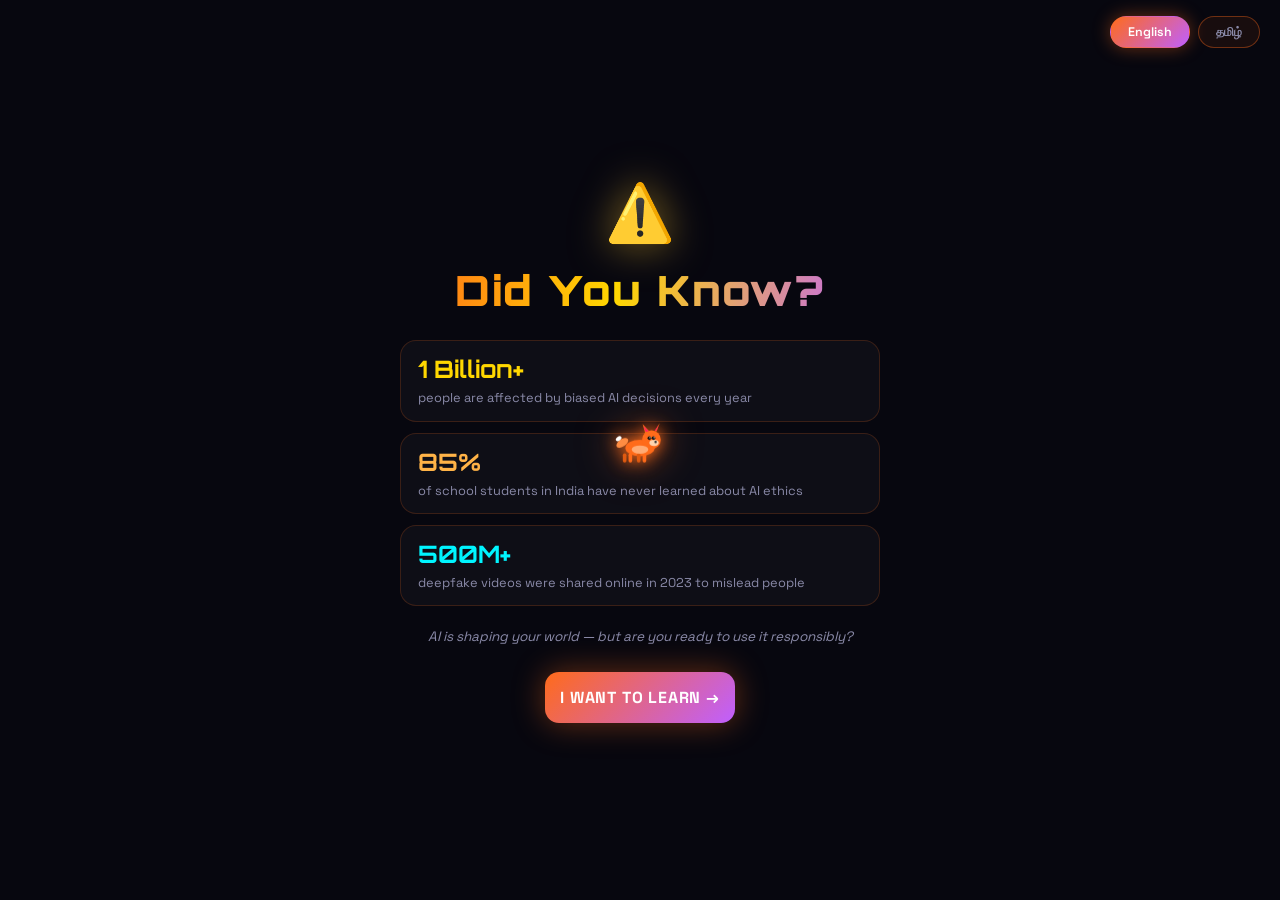
<file: index.html>
<!DOCTYPE html>
<html lang="en">
<head>
<meta charset="UTF-8"/>
<meta name="viewport" content="width=device-width, initial-scale=1.0"/>
<title>EthicaLearn AI — Intelligent Tutor</title>
<link href="https://fonts.googleapis.com/css2?family=Orbitron:wght@400;600;700;900&family=Space+Grotesk:wght@300;400;500;600;700&family=JetBrains+Mono:wght@400;600&display=swap" rel="stylesheet"/>
<style>
/* ============================================================
   ETHICALEARN AI — STUDENT PLATFORM — ULTRA-PRO NEON FOX
   Matches Teacher Dashboard Design System Exactly
   ============================================================ */
:root{
  --fox-orange:#FF6B1A; --fox-amber:#FFB347; --fox-gold:#FFD700;
  --neon-purple:#BF5FFF; --neon-cyan:#00F5FF; --neon-pink:#FF0099;
  --neon-green:#39FF14; --deep-bg:#07070F;
  --surface-1:rgba(255,255,255,0.04); --surface-2:rgba(255,255,255,0.07);
  --border-dim:rgba(255,255,255,0.08);
  --text-main:#F0EEF8; --text-muted:#8A8AA8; --text-dim:#4A4A6A;
  /* legacy aliases for JS references */
  --fox-deep:#C94A00;
  --fox-white:#F0EEF8;
  --fox-cream:#FFD5B0;
  --dark-bg:#07070F;
  --dark-card:rgba(255,255,255,0.04);
  --dark-card2:rgba(255,255,255,0.02);
  --dark-border:rgba(255,255,255,0.08);
  --text-primary:#F0EEF8;
  --text-accent:#FF6B1A;
  --glow-orange:rgba(255,107,26,0.35);
  --glow-amber:rgba(255,179,71,0.2);
  --beginner:#39FF14; --intermediate:#FFD700;
  --advanced:#FF6B1A; --expert:#BF5FFF; --bonus:#00F5FF;
}
*,*::before,*::after{margin:0;padding:0;box-sizing:border-box;}
html{scroll-behavior:smooth;}
*{cursor:none!important;}

/* FOX CURSOR — matches teacher dashboard */
#fox-cursor-wrap{position:fixed;top:0;left:0;pointer-events:none;z-index:999999;transform:translate(-50%,-60%);will-change:transform;}
#fox-cursor-svg{width:52px;height:52px;filter:drop-shadow(0 0 8px #FF6B1A) drop-shadow(0 0 18px rgba(255,107,26,.5));}
.fox-cursor-trail{position:fixed;pointer-events:none;z-index:999997;border-radius:50%;transform:translate(-50%,-50%);animation:trailFade .6s ease forwards;}
@keyframes trailFade{0%{opacity:.7;transform:translate(-50%,-50%) scale(1)}100%{opacity:0;transform:translate(-50%,-50%) scale(0)}}
.fox-paw{position:fixed;pointer-events:none;z-index:999996;font-size:11px;animation:pawFade .9s ease forwards;}
@keyframes pawFade{0%{opacity:.9;transform:scale(1)}100%{opacity:0;transform:scale(.4) translateY(-14px)}}

/* BODY + GRID BACKGROUND — matches teacher.css exactly */
body{font-family:'Space Grotesk',sans-serif;background:var(--deep-bg);min-height:100vh;color:var(--text-main);overflow-x:hidden;position:relative;}
body::before{content:'';position:fixed;inset:0;background-image:linear-gradient(rgba(191,95,255,.035) 1px,transparent 1px),linear-gradient(90deg,rgba(191,95,255,.035) 1px,transparent 1px);background-size:56px 56px;animation:gridPulse 9s ease-in-out infinite;pointer-events:none;z-index:0;}
@keyframes gridPulse{0%,100%{opacity:.4}50%{opacity:1}}
body::after{content:'';position:fixed;inset:0;pointer-events:none;z-index:0;background:radial-gradient(ellipse 700px 450px at 15% 15%,rgba(255,107,26,.055) 0%,transparent 60%),radial-gradient(ellipse 600px 350px at 85% 85%,rgba(191,95,255,.07) 0%,transparent 60%),radial-gradient(ellipse 500px 400px at 55% 5%,rgba(0,245,255,.03) 0%,transparent 60%);animation:orbDrift 14s ease-in-out infinite alternate;}
@keyframes orbDrift{0%{transform:translate(0,0) scale(1)}100%{transform:translate(25px,-35px) scale(1.07)}}
#particle-canvas{position:fixed;inset:0;pointer-events:none;z-index:0;opacity:.6;}

/* Legacy bg divs — hidden, using body::before/::after */
.bg-layer,.bg-grid,.bg-orb{display:none;}

/* ── SCREEN SYSTEM ── */
.screen{display:none;position:relative;z-index:1;}
.screen.active{display:flex;flex-direction:column;min-height:100vh;}

/* ── LANG BAR ── */
.lang-toggle-bar,.lang-bar{position:fixed;top:16px;right:20px;z-index:9999;display:flex;gap:8px;}
.lang-btn{padding:7px 17px;border-radius:100px;border:1.5px solid rgba(255,107,26,.38);background:rgba(255,107,26,.07);color:var(--text-muted);font-size:.78rem;font-weight:600;cursor:pointer;transition:all .2s;font-family:'Space Grotesk',sans-serif;}
.lang-btn.active{background:linear-gradient(135deg,var(--fox-orange),var(--neon-purple));border-color:transparent;color:#fff;box-shadow:0 0 18px rgba(255,107,26,.4);}
.lang-btn:hover:not(.active){border-color:var(--fox-orange);color:var(--fox-orange);}

/* ── ANIMATIONS ── */
@keyframes cardIn{from{opacity:0;transform:translateY(40px) scale(.9)}to{opacity:1;transform:none}}
@keyframes foxBounce{0%,100%{transform:translateY(0) rotate(0)}25%{transform:translateY(-14px) rotate(-6deg)}75%{transform:translateY(-7px) rotate(4deg)}}
@keyframes slideUp{from{opacity:0;transform:translateY(18px)}to{opacity:1;transform:none}}
@keyframes shimmer{0%{background-position:0%;}100%{background-position:200%;}}
@keyframes splashIn{from{opacity:0;transform:translateY(40px);}to{opacity:1;transform:translateY(0);}}
@keyframes orbFloat{0%,100%{transform:translateY(0) scale(1);}50%{transform:translateY(-30px) scale(1.05);}}

/* ── SPLASH / DID YOU KNOW ── */
#splash-screen{align-items:center;justify-content:center;background:var(--deep-bg);}
.splash-inner,.dyk-inner{text-align:center;padding:40px 20px;max-width:520px;width:90%;animation:cardIn .55s cubic-bezier(.34,1.56,.64,1) both;}
.dyk-warning-icon{font-size:56px;margin-bottom:16px;filter:drop-shadow(0 0 20px rgba(255,200,50,.5));}
.dyk-title{font-family:'Orbitron',sans-serif;font-size:clamp(1.8rem,5vw,2.6rem);font-weight:900;background:linear-gradient(100deg,var(--fox-orange),var(--fox-gold) 45%,var(--neon-purple));-webkit-background-clip:text;-webkit-text-fill-color:transparent;background-clip:text;margin-bottom:24px;letter-spacing:.04em;}
.dyk-cards{display:flex;flex-direction:column;gap:11px;margin:0 0 20px;}
.dyk-card{background:rgba(255,255,255,.03);border:1px solid rgba(255,107,26,.18);border-radius:16px;padding:13px 17px;text-align:left;animation:slideUp .5s ease both;transition:border-color .2s,box-shadow .2s;}
.dyk-card:hover{border-color:rgba(255,107,26,.5);box-shadow:0 0 22px rgba(255,107,26,.1);}
.dyk-card:nth-child(1){animation-delay:.12s}.dyk-card:nth-child(2){animation-delay:.27s}.dyk-card:nth-child(3){animation-delay:.42s}
.dyk-stat{display:block;font-family:'Orbitron',sans-serif;font-size:1.5rem;font-weight:700;color:var(--fox-gold);margin-bottom:4px;}
.dyk-stat-yellow{color:var(--fox-amber);}
.dyk-stat-blue{color:var(--neon-cyan);}
.dyk-desc{display:block;font-size:.8rem;color:var(--text-muted);line-height:1.5;}
.dyk-tagline{font-size:.85rem;color:var(--text-muted);margin-bottom:24px;line-height:1.6;font-style:italic;}

/* CTA buttons */
.dyk-cta,.cta-btn,.start-btn{display:block;width:100%;background:linear-gradient(135deg,var(--fox-orange),var(--neon-purple));border:none;border-radius:14px;padding:15px;font-size:1rem;font-weight:700;color:#fff;letter-spacing:.05em;font-family:'Space Grotesk',sans-serif;cursor:pointer;transition:all .25s;box-shadow:0 0 32px rgba(255,107,26,.4);text-transform:uppercase;position:relative;overflow:hidden;}
.dyk-cta:hover,.cta-btn:hover,.start-btn:hover{transform:translateY(-3px);box-shadow:0 0 55px rgba(255,107,26,.6);}
/* inline-flex override for button usage with gap/icon */
button.cta-btn{display:inline-flex;align-items:center;justify-content:center;gap:10px;width:auto;}

/* Legacy splash */
.fox-mascot{font-size:76px;display:block;margin-bottom:8px;animation:foxBounce 2.2s ease-in-out infinite;filter:drop-shadow(0 0 22px rgba(255,107,26,.7));}
.splash-title{font-family:'Orbitron',sans-serif;font-size:clamp(2rem,5vw,3rem);font-weight:900;background:linear-gradient(100deg,var(--fox-orange),var(--fox-gold) 45%,var(--neon-purple));background-size:200%;-webkit-background-clip:text;-webkit-text-fill-color:transparent;background-clip:text;animation:shimmer 3s linear infinite;letter-spacing:.06em;}
.splash-sub{font-size:.85rem;color:var(--text-muted);margin:12px 0 20px;}
.splash-tagline{display:inline-block;padding:6px 16px;border:1px solid rgba(191,95,255,.3);border-radius:100px;font-size:.75rem;color:#D4ADFF;margin-bottom:28px;background:rgba(191,95,255,.08);}
.fact-grid{display:grid;grid-template-columns:repeat(3,1fr);gap:12px;margin:20px 0;}
.fact-card{background:rgba(255,255,255,.03);border:1px solid rgba(255,107,26,.18);border-radius:16px;padding:16px 14px;transition:all .2s;}
.fact-card:hover{transform:translateY(-4px);border-color:rgba(255,107,26,.5);box-shadow:0 0 22px rgba(255,107,26,.1);}
.fact-num{display:block;font-family:'Orbitron',sans-serif;font-size:1.4rem;font-weight:700;color:var(--fox-gold);}
.fact-text{display:block;font-size:.75rem;color:var(--text-muted);margin-top:5px;}

/* ── LOGIN ── */
#login-screen{align-items:center;justify-content:center;flex-direction:column;}
.login-card{background:linear-gradient(135deg,rgba(255,107,26,.08),rgba(191,95,255,.06));border:1px solid rgba(255,107,26,.22);border-radius:28px;padding:50px 40px;max-width:440px;width:90%;backdrop-filter:blur(24px);box-shadow:0 0 70px rgba(255,107,26,.09),inset 0 1px 0 rgba(255,255,255,.07);animation:cardIn .55s cubic-bezier(.34,1.56,.64,1) both;text-align:center;}
.login-fox{font-size:64px;margin-bottom:8px;display:block;filter:drop-shadow(0 0 22px rgba(255,107,26,.7));animation:foxBounce 2.2s ease-in-out infinite;}
.login-title{font-family:'Orbitron',sans-serif;font-size:1.55rem;font-weight:700;background:linear-gradient(100deg,var(--fox-orange),var(--fox-gold) 45%,var(--neon-purple));-webkit-background-clip:text;-webkit-text-fill-color:transparent;background-clip:text;margin-bottom:6px;}
.login-sub{color:var(--text-muted);font-size:.82rem;margin-bottom:28px;}
.fox-input{width:100%;padding:13px 17px;border-radius:12px;border:1px solid rgba(255,255,255,.1);background:rgba(255,255,255,.05);color:var(--text-main);font-size:.95rem;outline:none;font-family:'Space Grotesk',sans-serif;transition:border-color .2s,box-shadow .2s;margin-bottom:12px;display:block;}
.fox-input:focus{border-color:var(--fox-orange);box-shadow:0 0 22px rgba(255,107,26,.2);}
.fox-input::placeholder{color:var(--text-dim);}

/* ── MAIN HOME LAYOUT ── */
#home-screen{flex-direction:row;}
.sidebar{width:280px;flex-shrink:0;background:rgba(0,0,0,.6);border-right:1px solid rgba(255,107,26,.12);height:100vh;position:sticky;top:0;overflow-y:auto;display:flex;flex-direction:column;scrollbar-width:thin;scrollbar-color:rgba(255,107,26,.25) transparent;backdrop-filter:blur(20px);}
.sidebar-logo{padding:22px 20px;border-bottom:1px solid rgba(255,107,26,.1);display:flex;align-items:center;gap:12px;}
.sidebar-logo .logo-icon{font-size:28px;filter:drop-shadow(0 0 10px rgba(255,107,26,.7));}
.sidebar-logo .logo-text{font-family:'Orbitron',sans-serif;font-weight:700;font-size:1rem;color:var(--fox-orange);}
.sidebar-logo .logo-text span{color:var(--text-muted);}
.user-panel{padding:14px 20px;border-bottom:1px solid rgba(255,107,26,.08);}
.user-name{font-family:'Orbitron',sans-serif;font-weight:700;font-size:.88rem;color:var(--fox-amber);margin-bottom:3px;}
.user-class{font-size:.74rem;color:var(--text-dim);}
.xp-bar-wrap{margin-top:10px;}
.xp-label{font-size:.7rem;color:var(--text-muted);display:flex;justify-content:space-between;margin-bottom:5px;}
.xp-bar{height:5px;background:rgba(255,255,255,.06);border-radius:3px;overflow:hidden;}
.xp-fill{height:100%;background:linear-gradient(90deg,var(--fox-orange),var(--neon-purple));border-radius:3px;transition:width 1s ease;box-shadow:0 0 10px rgba(255,107,26,.4);}
.stats-row{display:grid;grid-template-columns:1fr 1fr;gap:8px;padding:14px 20px;border-bottom:1px solid rgba(255,107,26,.08);}
.stat-box{background:rgba(255,255,255,.03);border:1px solid rgba(255,255,255,.07);border-radius:10px;padding:10px;text-align:center;}
.stat-val{font-family:'Orbitron',sans-serif;font-size:1rem;color:var(--fox-amber);font-weight:700;}
.stat-key{font-size:.64rem;color:var(--text-muted);margin-top:2px;text-transform:uppercase;letter-spacing:.05em;}
.nav-section{padding:12px 20px 4px;font-size:.62rem;color:var(--text-dim);text-transform:uppercase;letter-spacing:1.5px;font-weight:700;font-family:'Orbitron',sans-serif;}
.nav-item{display:flex;align-items:center;gap:10px;padding:9px 20px;transition:all .2s;border-left:3px solid transparent;font-size:.82rem;color:var(--text-muted);cursor:pointer;}
.nav-item:hover{background:rgba(255,107,26,.06);border-left-color:var(--fox-orange);color:var(--fox-amber);}
.nav-item.active{background:rgba(255,107,26,.1);border-left-color:var(--fox-orange);color:var(--fox-orange);}
.nav-icon{font-size:1rem;}
.level-badge{margin-left:auto;font-size:.6rem;padding:2px 7px;border-radius:100px;font-weight:700;}
.badge-beginner{background:rgba(57,255,20,.12);color:var(--neon-green);}
.badge-intermediate{background:rgba(255,215,0,.12);color:var(--fox-gold);}
.badge-advanced{background:rgba(255,107,26,.12);color:var(--fox-orange);}
.badge-expert{background:rgba(191,95,255,.12);color:var(--neon-purple);}
.badge-bonus{background:rgba(0,245,255,.12);color:var(--neon-cyan);}
.badge-done{background:rgba(57,255,20,.15);color:var(--neon-green);}
.badge-locked{background:rgba(100,100,100,.12);color:#555;}
.sidebar-footer{margin-top:auto;padding:14px 20px;border-top:1px solid rgba(255,107,26,.08);display:flex;gap:8px;}
.fox-btn-sm{flex:1;padding:9px;border:1px solid rgba(255,255,255,.08);border-radius:8px;background:transparent;color:var(--text-muted);font-size:.75rem;transition:all .2s;font-family:'Space Grotesk',sans-serif;cursor:pointer;}
.fox-btn-sm:hover{border-color:var(--fox-orange);color:var(--fox-orange);}

/* Mobile toggle */
.mob-toggle{display:none;padding:12px 16px;background:rgba(0,0,0,.6);border-bottom:1px solid rgba(255,107,26,.12);align-items:center;gap:10px;flex-shrink:0;backdrop-filter:blur(20px);}
.hamburger-btn{background:none;border:1px solid rgba(255,255,255,.1);border-radius:8px;padding:6px 10px;color:var(--text-muted);cursor:pointer;}

/* Main content */
.main-content{flex:1;height:100vh;overflow-y:auto;scrollbar-width:thin;scrollbar-color:rgba(255,107,26,.25) transparent;}

/* ── DASHBOARD ── */
#view-dashboard{padding:32px;}
.dash-header{margin-bottom:28px;}
.dash-greeting{font-family:'Orbitron',sans-serif;font-size:clamp(1.1rem,2.2vw,1.6rem);font-weight:700;margin-bottom:6px;background:linear-gradient(100deg,var(--fox-orange),var(--fox-gold));-webkit-background-clip:text;-webkit-text-fill-color:transparent;background-clip:text;}
.dash-greeting span{-webkit-text-fill-color:unset;color:var(--fox-orange);}
.dash-sub{color:var(--text-muted);font-size:.82rem;}
.progress-overview{display:grid;grid-template-columns:repeat(auto-fit,minmax(180px,1fr));gap:14px;margin-bottom:28px;}
.prog-card{background:linear-gradient(135deg,rgba(255,255,255,.04),rgba(255,255,255,.01));border:1px solid rgba(255,255,255,.07);border-radius:18px;padding:20px;position:relative;overflow:hidden;transition:all .22s;animation:slideUp .4s ease both;}
.prog-card::before{content:'';position:absolute;top:0;left:0;right:0;height:2px;background:linear-gradient(90deg,var(--fox-orange),var(--neon-purple),transparent);}
.prog-card:hover{transform:translateY(-4px);border-color:rgba(255,107,26,.3);box-shadow:0 8px 30px rgba(0,0,0,.3),0 0 24px rgba(255,107,26,.08);}
.prog-card-icon{font-size:1.6rem;margin-bottom:8px;}
.prog-card-val{font-family:'Orbitron',sans-serif;font-size:1.5rem;font-weight:700;background:linear-gradient(135deg,var(--fox-orange),var(--fox-gold));-webkit-background-clip:text;-webkit-text-fill-color:transparent;background-clip:text;}
.prog-card-label{font-size:.68rem;color:var(--text-muted);margin-top:3px;text-transform:uppercase;letter-spacing:.07em;}
.prog-bar{height:4px;background:rgba(255,255,255,.06);border-radius:2px;margin-top:12px;overflow:hidden;}
.prog-bar-fill{height:100%;border-radius:2px;transition:width 1.5s ease;}

.section-heading{font-family:'Orbitron',sans-serif;font-size:.78rem;font-weight:700;margin-bottom:14px;display:flex;align-items:center;gap:10px;color:var(--fox-orange);text-transform:uppercase;letter-spacing:.07em;}
.section-heading::after{content:'';flex:1;height:1px;background:rgba(255,107,26,.18);}

.levels-grid{display:grid;grid-template-columns:repeat(auto-fill,minmax(280px,1fr));gap:14px;margin-bottom:28px;}
.level-card{background:linear-gradient(135deg,rgba(255,255,255,.04),rgba(255,255,255,.01));border:1px solid rgba(255,255,255,.07);border-radius:18px;padding:20px;transition:all .22s;position:relative;overflow:hidden;}
.level-card::after{content:'';position:absolute;top:0;left:0;right:0;height:2px;background:var(--lc,linear-gradient(90deg,var(--fox-orange),var(--neon-purple)));transform:scaleX(0);transform-origin:left;transition:transform .3s;}
.level-card:hover::after{transform:scaleX(1);}
.level-card:hover{border-color:rgba(255,107,26,.3);transform:translateY(-3px);box-shadow:0 12px 40px rgba(0,0,0,.3),0 0 24px rgba(255,107,26,.06);}
.level-card.locked{opacity:.4;pointer-events:none;}
.level-card-header{display:flex;align-items:center;gap:12px;margin-bottom:12px;}
.level-num{width:36px;height:36px;border-radius:10px;display:flex;align-items:center;justify-content:center;font-family:'Orbitron',sans-serif;font-weight:700;font-size:.75rem;background:rgba(255,107,26,.12);border:1px solid rgba(255,107,26,.25);color:var(--fox-orange);flex-shrink:0;}
.level-name{font-family:'Space Grotesk',sans-serif;font-weight:700;font-size:.88rem;line-height:1.3;color:var(--text-main);}
.level-tag{font-size:.68rem;color:var(--text-muted);margin-top:2px;}
.level-card-topics{display:flex;flex-wrap:wrap;gap:5px;margin-bottom:12px;}
.topic-chip{padding:3px 9px;border-radius:100px;font-size:.65rem;background:rgba(255,255,255,.04);border:1px solid rgba(255,255,255,.07);color:var(--text-muted);}
.level-card-footer{display:flex;align-items:center;justify-content:space-between;}
.level-xp{font-family:'Orbitron',sans-serif;font-size:.7rem;color:var(--fox-gold);}
.level-start-btn{padding:6px 14px;border-radius:8px;background:rgba(255,107,26,.12);border:1px solid rgba(255,107,26,.28);color:var(--fox-orange);font-size:.75rem;font-weight:700;transition:all .2s;font-family:'Space Grotesk',sans-serif;cursor:pointer;}
.level-start-btn:hover{background:var(--fox-orange);color:#fff;box-shadow:0 0 18px rgba(255,107,26,.4);}
.level-done-mark{color:var(--neon-green);font-size:1.1rem;}

/* ── AI TUTOR CHAT ── */
#view-tutor{display:flex;flex-direction:column;height:100vh;}
.tutor-header{padding:18px 26px;border-bottom:1px solid rgba(255,107,26,.12);display:flex;align-items:center;gap:16px;flex-shrink:0;background:rgba(0,0,0,.45);backdrop-filter:blur(20px);}
.tutor-fox{font-size:38px;animation:foxBounce 3s ease-in-out infinite;}
.tutor-info .tutor-name{font-family:'Orbitron',sans-serif;font-size:1rem;font-weight:700;color:var(--fox-orange);}
.tutor-info .tutor-status{font-size:.74rem;color:var(--neon-green);display:flex;align-items:center;gap:5px;}
.tutor-info .tutor-status::before{content:'';width:6px;height:6px;border-radius:50%;background:var(--neon-green);display:inline-block;animation:pulse 1.5s infinite;}
@keyframes pulse{0%,100%{opacity:1;}50%{opacity:.4;}}
.tutor-context-select{margin-left:auto;padding:8px 14px;background:rgba(255,255,255,.05);border:1px solid rgba(255,255,255,.1);border-radius:9px;color:var(--text-main);font-family:'Space Grotesk',sans-serif;font-size:.82rem;max-width:200px;cursor:pointer;}
.tutor-context-select:focus{outline:none;border-color:var(--fox-orange);}
.tutor-context-select option{background:#07070F;}
.chat-area{flex:1;overflow-y:auto;padding:22px 26px;display:flex;flex-direction:column;gap:14px;scrollbar-width:thin;scrollbar-color:rgba(255,107,26,.25) transparent;}
.chat-msg{display:flex;gap:12px;animation:msgIn .3s ease;max-width:82%;}
@keyframes msgIn{from{opacity:0;transform:translateY(10px);}to{opacity:1;transform:none;}}
.chat-msg.user{flex-direction:row-reverse;align-self:flex-end;}
.chat-msg.user .msg-bubble{background:linear-gradient(135deg,var(--fox-orange),var(--neon-purple));color:white;border-bottom-right-radius:4px;}
.chat-msg.ai .msg-bubble{background:rgba(255,255,255,.04);border:1px solid rgba(255,255,255,.08);border-bottom-left-radius:4px;}
.msg-avatar{width:34px;height:34px;border-radius:10px;flex-shrink:0;display:flex;align-items:center;justify-content:center;font-size:1.2rem;background:rgba(255,255,255,.04);border:1px solid rgba(255,255,255,.08);align-self:flex-end;}
.msg-bubble{padding:13px 17px;border-radius:16px;font-size:.88rem;line-height:1.7;max-width:100%;}
.msg-bubble code{background:rgba(255,107,26,.15);padding:2px 6px;border-radius:4px;font-family:'JetBrains Mono',monospace;font-size:.78rem;color:var(--fox-amber);}
.msg-bubble pre{background:rgba(0,0,0,.4);border:1px solid rgba(255,255,255,.08);border-radius:9px;padding:14px;margin:10px 0;overflow-x:auto;font-family:'JetBrains Mono',monospace;font-size:.78rem;color:var(--fox-amber);}
.msg-bubble h4{color:var(--fox-amber);margin:12px 0 6px;font-family:'Orbitron',sans-serif;font-size:.8rem;}
.msg-bubble ul{padding-left:18px;margin:8px 0;}
.msg-bubble li{margin-bottom:4px;}
.msg-bubble strong{color:var(--fox-amber);}
.typing-indicator .msg-bubble{padding:14px 18px;}
.dot-wave{display:flex;gap:5px;align-items:center;}
.dot-wave span{width:7px;height:7px;background:var(--fox-orange);border-radius:50%;animation:dotBounce 1.2s ease-in-out infinite;}
.dot-wave span:nth-child(2){animation-delay:.15s;}
.dot-wave span:nth-child(3){animation-delay:.3s;}
@keyframes dotBounce{0%,80%,100%{transform:scale(.7);opacity:.5;}40%{transform:scale(1.1);opacity:1;}}
.chat-footer{padding:18px 26px;border-top:1px solid rgba(255,107,26,.12);background:rgba(0,0,0,.45);backdrop-filter:blur(20px);flex-shrink:0;}
.quick-prompts{display:flex;gap:7px;margin-bottom:11px;overflow-x:auto;scrollbar-width:none;padding-bottom:3px;}
.quick-prompts::-webkit-scrollbar{display:none;}
.qp-btn{flex-shrink:0;padding:5px 12px;border-radius:100px;border:1px solid rgba(255,255,255,.08);background:transparent;color:var(--text-muted);font-size:.74rem;transition:all .2s;white-space:nowrap;font-family:'Space Grotesk',sans-serif;cursor:pointer;}
.qp-btn:hover{border-color:var(--fox-orange);color:var(--fox-orange);background:rgba(255,107,26,.07);}
.chat-input-row{display:flex;gap:9px;}
.chat-input{flex:1;padding:12px 16px;background:rgba(255,255,255,.05);border:1px solid rgba(255,255,255,.1);border-radius:12px;color:var(--text-main);font-family:'Space Grotesk',sans-serif;font-size:.9rem;resize:none;max-height:120px;overflow-y:auto;transition:border-color .2s;}
.chat-input:focus{outline:none;border-color:var(--fox-orange);box-shadow:0 0 18px rgba(255,107,26,.14);}
.chat-input::placeholder{color:var(--text-dim);}
.send-btn{width:44px;height:44px;border-radius:11px;border:none;background:linear-gradient(135deg,var(--fox-orange),var(--neon-purple));color:#fff;font-size:1.1rem;cursor:pointer;align-self:flex-end;transition:all .2s;box-shadow:0 0 18px rgba(255,107,26,.35);}
.send-btn:hover{transform:scale(1.08);box-shadow:0 0 28px rgba(255,107,26,.55);}
.send-btn:disabled{opacity:.4;transform:none;}

/* ── QUIZ ── */
#view-quiz{display:flex;flex-direction:column;height:100vh;}
.quiz-topbar{display:flex;align-items:center;gap:12px;padding:13px 22px;background:rgba(0,0,0,.55);border-bottom:1px solid rgba(255,107,26,.13);backdrop-filter:blur(20px);position:sticky;top:0;z-index:10;box-shadow:0 4px 30px rgba(0,0,0,.35);}
.quiz-level-info{flex:1;}
.quiz-level-name{font-family:'Orbitron',sans-serif;font-weight:700;font-size:.88rem;color:var(--text-main);}
.quiz-level-diff{font-size:.68rem;color:var(--text-muted);margin-top:2px;}
.quiz-lang-toggle{display:flex;gap:5px;}
.qlang-btn{padding:5px 11px;border-radius:100px;border:1.5px solid rgba(255,107,26,.38);background:transparent;color:var(--text-muted);font-size:.73rem;font-weight:700;cursor:pointer;transition:all .17s;font-family:'Space Grotesk',sans-serif;}
.qlang-btn.active{background:linear-gradient(135deg,var(--fox-orange),var(--neon-purple));border-color:transparent;color:#fff;box-shadow:0 0 14px rgba(255,107,26,.38);}
.quiz-lives{display:flex;gap:3px;font-size:1.2rem;}
.quiz-xp-box{background:rgba(255,215,0,.1);border:1px solid rgba(255,215,0,.22);padding:5px 12px;border-radius:100px;font-size:.78rem;font-family:'Orbitron',sans-serif;font-weight:700;color:var(--fox-gold);box-shadow:0 0 12px rgba(255,215,0,.13);}
.quiz-progress-wrap{padding:0;}
.quiz-progress-bar{height:3px;background:rgba(255,255,255,.06);}
.quiz-progress-fill{height:100%;background:linear-gradient(90deg,var(--fox-orange),var(--neon-purple));transition:width .5s ease;width:0%;box-shadow:0 0 10px rgba(255,107,26,.5);}
.quiz-body{padding:28px;flex:1;overflow-y:auto;}
.q-counter{font-size:.68rem;color:var(--fox-orange);font-weight:700;text-transform:uppercase;letter-spacing:.1em;margin-bottom:12px;font-family:'Orbitron',sans-serif;}
.q-text{font-size:1.05rem;font-weight:600;line-height:1.55;color:var(--text-main);margin-bottom:20px;}
.options-grid{display:flex;flex-direction:column;gap:9px;margin-bottom:16px;}
.opt-btn{display:flex;align-items:center;gap:13px;background:rgba(255,255,255,.04);border:1px solid rgba(255,255,255,.09);border-radius:13px;padding:13px 17px;color:var(--text-main);font-size:.86rem;cursor:pointer;transition:all .2s;text-align:left;font-family:'Space Grotesk',sans-serif;width:100%;}
.opt-btn:hover:not(:disabled){background:rgba(255,107,26,.09);border-color:rgba(255,107,26,.38);transform:translateX(4px);box-shadow:0 0 18px rgba(255,107,26,.09);}
.opt-btn.correct{background:rgba(57,255,20,.09);border-color:var(--neon-green);color:#b3ffa0;box-shadow:0 0 18px rgba(57,255,20,.13);animation:correctPop .4s ease;}
.opt-btn.wrong{background:rgba(255,0,153,.09);border-color:var(--neon-pink);color:#ffb3d9;animation:wrongWiggle .4s ease;}
@keyframes correctPop{0%{transform:scale(1)}50%{transform:scale(1.02)}100%{transform:scale(1)}}
@keyframes wrongWiggle{0%,100%{transform:translateX(0)}25%{transform:translateX(-7px)}75%{transform:translateX(7px)}}
.opt-letter{width:27px;height:27px;border-radius:8px;background:rgba(255,255,255,.07);display:flex;align-items:center;justify-content:center;font-weight:700;font-size:.75rem;flex-shrink:0;font-family:'Orbitron',sans-serif;color:var(--fox-orange);}
.feedback-box{background:rgba(191,95,255,.07);border:1px solid rgba(191,95,255,.22);border-radius:13px;padding:13px 17px;font-size:.82rem;color:#D4ADFF;line-height:1.65;margin-bottom:14px;animation:slideUp .3s ease both;display:none;}
.feedback-box.correct{background:rgba(57,255,20,.07);border-color:rgba(57,255,20,.2);color:#b3ffa0;}
.feedback-box.wrong{background:rgba(255,0,153,.07);border-color:rgba(255,0,153,.2);color:#ffb3d9;}
.next-quiz-btn{display:none;width:100%;padding:13px;border-radius:13px;border:none;background:linear-gradient(135deg,var(--fox-orange),var(--neon-purple));color:#fff;font-size:.9rem;font-weight:700;cursor:pointer;font-family:'Space Grotesk',sans-serif;letter-spacing:.04em;transition:all .2s;box-shadow:0 0 22px rgba(255,107,26,.32);text-transform:uppercase;}
.next-quiz-btn:hover{transform:translateY(-2px);box-shadow:0 0 38px rgba(255,107,26,.52);}

/* Result */
.result-screen-wrap{display:flex;flex-direction:column;align-items:center;justify-content:center;min-height:80vh;text-align:center;padding:40px;}
.result-trophy{font-size:5rem;margin-bottom:12px;animation:foxBounce 1.6s ease-in-out infinite;filter:drop-shadow(0 0 18px rgba(255,215,0,.5));}
.result-title{font-family:'Orbitron',sans-serif;font-size:1.6rem;font-weight:700;background:linear-gradient(100deg,var(--fox-orange),var(--fox-gold));-webkit-background-clip:text;-webkit-text-fill-color:transparent;background-clip:text;margin-bottom:7px;}
.result-score{font-family:'Orbitron',sans-serif;font-size:2.8rem;color:var(--fox-amber);margin:12px 0;}
.result-xp{display:inline-block;padding:7px 18px;background:rgba(255,215,0,.1);border:1px solid rgba(255,215,0,.25);border-radius:100px;color:var(--fox-gold);font-family:'Orbitron',sans-serif;font-size:.9rem;margin:10px 0;}
.result-badge{font-size:1.3rem;padding:14px 28px;background:rgba(255,255,255,.04);border:1px solid rgba(255,255,255,.07);border-radius:14px;margin:18px 0;font-family:'Orbitron',sans-serif;font-weight:700;color:var(--fox-amber);}
.result-sub{color:var(--text-muted);font-size:.82rem;margin:7px 0 16px;}
.result-actions{display:flex;gap:10px;margin-top:18px;flex-wrap:wrap;justify-content:center;}
.gameover-wrap{display:flex;flex-direction:column;align-items:center;justify-content:center;min-height:80vh;text-align:center;padding:40px;}
#save-status{color:var(--neon-green);font-size:.8rem;margin:8px 0;}

/* ── SYLLABUS ── */
#view-syllabus{padding:32px;}
.syllabus-section{margin-bottom:36px;}
.syllabus-section-title{font-family:'Orbitron',sans-serif;font-size:1rem;font-weight:700;margin-bottom:16px;padding:11px 18px;border-radius:12px;display:flex;align-items:center;gap:10px;}
.syl-beginner{background:rgba(57,255,20,.07);border:1px solid rgba(57,255,20,.2);color:var(--neon-green);}
.syl-intermediate{background:rgba(255,215,0,.07);border:1px solid rgba(255,215,0,.2);color:var(--fox-gold);}
.syl-advanced{background:rgba(255,107,26,.07);border:1px solid rgba(255,107,26,.2);color:var(--fox-orange);}
.syl-expert{background:rgba(191,95,255,.07);border:1px solid rgba(191,95,255,.2);color:var(--neon-purple);}
.syl-bonus{background:rgba(0,245,255,.07);border:1px solid rgba(0,245,255,.2);color:var(--neon-cyan);}
.syl-topics-grid{display:grid;grid-template-columns:repeat(auto-fill,minmax(260px,1fr));gap:13px;}
.syl-topic-card{background:rgba(255,255,255,.03);border:1px solid rgba(255,255,255,.07);border-radius:14px;padding:17px;transition:all .3s;}
.syl-topic-card:hover{border-color:rgba(255,107,26,.3);transform:translateY(-2px);box-shadow:0 6px 24px rgba(0,0,0,.25);}
.syl-topic-num{font-family:'Orbitron',sans-serif;font-size:.65rem;color:var(--fox-orange);margin-bottom:6px;letter-spacing:.05em;}
.syl-topic-name{font-weight:700;font-size:.9rem;margin-bottom:9px;color:var(--text-main);}
.syl-subtopics{list-style:none;}
.syl-subtopics li{font-size:.75rem;color:var(--text-muted);padding:3px 0;border-bottom:1px solid rgba(255,255,255,.05);display:flex;align-items:center;gap:6px;}
.syl-subtopics li::before{content:'›';color:var(--fox-orange);}
.syl-subtopics li:last-child{border-bottom:none;}

/* ── DIFF / LANG PILLS ── */
.diff-pill{display:inline-block;padding:3px 9px;border-radius:100px;font-size:.65rem;font-weight:700;letter-spacing:.05em;}
.diff-beginner{background:rgba(57,255,20,.12);color:var(--neon-green);}
.diff-intermediate{background:rgba(255,215,0,.12);color:var(--fox-gold);}
.diff-advanced{background:rgba(255,107,26,.12);color:var(--fox-orange);}
.diff-expert{background:rgba(191,95,255,.12);color:var(--neon-purple);}

/* Bias game banner */
.bias-game-banner{display:flex;align-items:center;gap:15px;background:linear-gradient(135deg,rgba(255,215,0,.07),rgba(255,107,26,.07));border:1px solid rgba(255,215,0,.22);border-radius:20px;padding:18px;cursor:pointer;transition:all .25s;margin-top:22px;}
.bias-game-banner:hover{transform:translateY(-4px);border-color:var(--fox-gold);box-shadow:0 9px 32px rgba(0,0,0,.3),0 0 28px rgba(255,215,0,.1);}
.bias-game-icon{font-size:2.2rem;flex-shrink:0;filter:drop-shadow(0 0 10px rgba(255,215,0,.5));}
.bias-game-title{font-family:'Orbitron',sans-serif;font-size:.88rem;font-weight:700;color:var(--fox-gold);}
.bias-game-sub{font-size:.73rem;color:var(--text-muted);margin-top:3px;}

/* ── TOAST ── */
.toast,#toast{position:fixed;bottom:24px;right:24px;z-index:9999;padding:12px 18px;border-radius:12px;background:rgba(7,7,15,.96);border:1px solid var(--fox-orange);font-size:.82rem;font-weight:600;display:flex;align-items:center;gap:10px;transform:translateY(80px);opacity:0;transition:all .3s;pointer-events:none;box-shadow:0 0 28px rgba(255,107,26,.28),0 8px 28px rgba(0,0,0,.4);backdrop-filter:blur(20px);color:var(--text-main);}
.toast.show,#toast.show{transform:translateY(0);opacity:1;}
.toast.success,#toast.success{border-color:var(--neon-green);box-shadow:0 0 28px rgba(57,255,20,.28);}
.toast.error,#toast.error{border-color:var(--neon-pink);box-shadow:0 0 28px rgba(255,0,153,.28);}
#toast-container{position:fixed;top:20px;left:50%;transform:translateX(-50%);z-index:99999;display:flex;flex-direction:column;gap:8px;pointer-events:none;}

/* ── TOOLTIP ── */
[data-tip]{position:relative;}
[data-tip]:hover::after{content:attr(data-tip);position:absolute;bottom:calc(100%+6px);left:50%;transform:translateX(-50%);background:rgba(7,7,15,.96);border:1px solid rgba(255,255,255,.1);padding:5px 10px;border-radius:7px;font-size:.7rem;white-space:nowrap;pointer-events:none;z-index:100;color:var(--text-main);}

/* ── SCROLLBAR ── */
::-webkit-scrollbar{width:4px;height:4px;}
::-webkit-scrollbar-track{background:transparent;}
::-webkit-scrollbar-thumb{background:rgba(255,107,26,.25);border-radius:100px;}
::-webkit-scrollbar-thumb:hover{background:var(--fox-orange);}

/* ── NAV ANIMATION ── */
@keyframes navPop{0%{transform:scale(.95);}50%{transform:scale(1.02);}100%{transform:scale(1);}}
.nav-item.active{animation:navPop .3s ease;}

/* ── RESPONSIVE ── */
@media(max-width:900px){
  .progress-overview{grid-template-columns:repeat(2,1fr);}
  .sidebar{display:none;position:fixed;left:0;top:0;bottom:0;z-index:200;}
  .sidebar.open{display:flex;}
  .mob-toggle{display:flex;}
  #view-dashboard{padding:18px;}
}
@media(max-width:768px){
  .sidebar{position:fixed;left:-280px;z-index:200;transition:left .3s;height:100%;top:0;display:flex;}
  .sidebar.open{left:0;}
  .mob-toggle{display:flex;}
  .main-content{height:calc(100vh - 48px);}
  .fact-grid{grid-template-columns:1fr;}
  .levels-grid{grid-template-columns:1fr;}
  .result-actions{flex-direction:column;}
  .chat-area{padding:16px;}
  .chat-footer{padding:14px 16px;}
  #view-dashboard{padding:16px;}
  .quiz-body{padding:16px;}
  .quiz-topbar{padding:12px 14px;}
}
@media(max-width:600px){
  .progress-overview{grid-template-columns:1fr 1fr;}
  .levels-grid{grid-template-columns:1fr;}
  .q-text{font-size:.95rem;}
}
</style>
</head>
<body>

<canvas id="particle-canvas"></canvas>
<div id="fox-cursor-wrap">
  <svg id="fox-cursor-svg" viewBox="0 0 100 100" xmlns="http://www.w3.org/2000/svg">
    <style>
      #fox-body { animation: foxRun 0.35s steps(1) infinite; }
      @keyframes foxRun { 0%,100%{transform:translateY(0)} 50%{transform:translateY(-3px)} }
      #fox-tail { transform-origin:20px 55px; animation:tailWag 0.4s ease-in-out infinite alternate; }
      @keyframes tailWag { from{transform:rotate(-18deg)} to{transform:rotate(12deg)} }
      #leg-fr { transform-origin:58px 72px; animation:legFR 0.35s ease-in-out infinite alternate; }
      #leg-fl { transform-origin:48px 72px; animation:legFL 0.35s ease-in-out infinite alternate; }
      #leg-rr { transform-origin:32px 72px; animation:legRR 0.35s ease-in-out infinite alternate; }
      #leg-rl { transform-origin:22px 72px; animation:legRL 0.35s ease-in-out infinite alternate; }
      @keyframes legFR { from{transform:rotate(-25deg)} to{transform:rotate(20deg)} }
      @keyframes legFL { from{transform:rotate(20deg)} to{transform:rotate(-25deg)} }
      @keyframes legRR { from{transform:rotate(20deg)} to{transform:rotate(-25deg)} }
      @keyframes legRL { from{transform:rotate(-25deg)} to{transform:rotate(20deg)} }
    </style>
    <g id="fox-body">
      <g id="fox-tail">
        <ellipse cx="16" cy="52" rx="13" ry="7" transform="rotate(-35 16 52)" fill="#FF8C42"/>
        <ellipse cx="9" cy="44" rx="6" ry="4" transform="rotate(-35 9 44)" fill="#fff"/>
      </g>
      <ellipse cx="50" cy="62" rx="28" ry="16" fill="#FF6B1A"/>
      <circle cx="72" cy="46" r="18" fill="#FF6B1A"/>
      <polygon points="60,33 55,16 68,30" fill="#FF6B1A"/>
      <polygon points="82,30 88,14 78,30" fill="#FF6B1A"/>
      <polygon points="61,31 57,20 67,30" fill="#FF2060"/>
      <polygon points="81,29 86,18 78,29" fill="#FF2060"/>
      <ellipse cx="77" cy="52" rx="9" ry="6" fill="#FFD5B0"/>
      <circle cx="68" cy="43" r="3.5" fill="#111"/>
      <circle cx="76" cy="43" r="3.5" fill="#111"/>
      <circle cx="69.2" cy="42" r="1.2" fill="#fff"/>
      <circle cx="77.2" cy="42" r="1.2" fill="#fff"/>
      <ellipse cx="80" cy="50" rx="2.5" ry="1.8" fill="#333"/>
      <path d="M78 52 Q80 54 82 52" stroke="#555" stroke-width="1" fill="none"/>
      <rect id="leg-fr" x="55" y="72" width="7" height="18" rx="3.5" fill="#FF6B1A"/>
      <rect id="leg-fl" x="44" y="72" width="7" height="18" rx="3.5" fill="#e05a10"/>
      <rect id="leg-rr" x="28" y="72" width="7" height="18" rx="3.5" fill="#FF6B1A"/>
      <rect id="leg-rl" x="17" y="72" width="7" height="18" rx="3.5" fill="#e05a10"/>
      <ellipse cx="50" cy="65" rx="16" ry="8" fill="#FFD5B0" opacity="0.6"/>
    </g>
  </svg>
</div>

<!-- TOAST -->
<div class="toast" id="toast"></div>

<!-- ========== SPLASH ========== -->
<div class="screen active" id="splash-screen">
  <!-- Language Toggle -->
  <div class="lang-toggle-bar">
    <button class="lang-btn active" id="btn-en" onclick="setLang('en')">English</button>
    <button class="lang-btn" id="btn-ta" onclick="setLang('ta')">தமிழ்</button>
  </div>
  <div class="splash-inner dyk-inner">
    <div class="dyk-warning-icon">⚠️</div>
    <h1 class="dyk-title" data-en="Did You Know?" data-ta="உங்களுக்கு தெரியுமா?">Did You Know?</h1>
    <div class="dyk-cards">
      <div class="dyk-card">
        <span class="dyk-stat">1 Billion+</span>
        <span class="dyk-desc" data-en="people are affected by biased AI decisions every year" data-ta="ஒவ்வோர் ஆண்டும் சார்புடைய AI முடிவுகளால் பாதிக்கப்படுகின்றனர்">people are affected by biased AI decisions every year</span>
      </div>
      <div class="dyk-card">
        <span class="dyk-stat dyk-stat-yellow">85%</span>
        <span class="dyk-desc" data-en="of school students in India have never learned about AI ethics" data-ta="இந்தியாவில் பள்ளி மாணவர்களில் AI நெறிமுறைகளைப் பற்றி கற்றதில்லை">of school students in India have never learned about AI ethics</span>
      </div>
      <div class="dyk-card">
        <span class="dyk-stat dyk-stat-blue">500M+</span>
        <span class="dyk-desc" data-en="deepfake videos were shared online in 2023 to mislead people" data-ta="2023-ல் மக்களை தவறாக வழிநடத்த டீப்ஃபேக் வீடியோக்கள் பகிரப்பட்டன">deepfake videos were shared online in 2023 to mislead people</span>
      </div>
    </div>
    <p class="dyk-tagline" data-en="AI is shaping your world — but are you ready to use it responsibly?" data-ta="AI உங்கள் உலகை வடிவமைக்கிறது — நீங்கள் பொறுப்புடன் பயன்படுத்த தயாரா?">AI is shaping your world — but are you ready to use it responsibly?</p>
    <button class="cta-btn dyk-cta" onclick="showLogin()">
      <span data-en="I Want to Learn →" data-ta="நான் கற்க விரும்புகிறேன் →">I Want to Learn →</span>
    </button>
  </div>
</div>

<!-- ========== LOGIN ========== -->
<div class="screen" id="login-screen" style="align-items:center;justify-content:center;flex-direction:column;">
  <div class="login-card">
    <span class="login-fox">🦊</span>
    <div class="login-title" data-en="Welcome to EthicaLearn" data-ta="EthicaLearn-க்கு வரவேற்கிறோம்">Welcome to EthicaLearn</div>
    <div class="login-sub" data-en="Your AI-powered path to mastering Artificial Intelligence" data-ta="செயற்கை நுண்ணறிவை கற்க உங்கள் AI வழிகாட்டி">Your AI-powered path to mastering Artificial Intelligence</div>
    <input class="fox-input" id="inp-email" type="email" placeholder="Your email address..." maxlength="80" onkeydown="if(event.key==='Enter')doLogin()"/>
    <input class="fox-input" id="inp-name" type="text" placeholder="Your name..." maxlength="40" onkeydown="if(event.key==='Enter')doLogin()"/>
    <input class="fox-input" id="inp-class" type="text" placeholder="Your class / grade (optional)..." maxlength="30" onkeydown="if(event.key==='Enter')doLogin()"/>
    <button class="cta-btn" style="width:100%;justify-content:center;margin-top:8px;" onclick="doLogin()">
      <span data-en="Enter the Fox Den 🦊 ›" data-ta="கற்றலை தொடங்குங்கள் 🦊 ›">Enter the Fox Den 🦊 ›</span>
    </button>
  </div>
</div>

<!-- ========== HOME (SIDEBAR + CONTENT) ========== -->
<div class="screen" id="home-screen">

  <!-- MOBILE TOP BAR -->
  <div class="mob-toggle" id="mob-topbar">
    <button class="hamburger-btn" onclick="toggleSidebar()">☰</button>
    <span style="font-family:'Orbitron',sans-serif;font-weight:700;font-size:.9rem;">🦊 FoxLearn</span>
    <span id="mob-xp" style="margin-left:auto;font-family:'Orbitron',monospace;color:var(--fox-amber);font-size:0.78rem;">0 XP</span>
  </div>

  <!-- SIDEBAR -->
  <nav class="sidebar" id="sidebar">
    <div class="sidebar-logo">
      <span class="logo-icon">🦊</span>
      <div class="logo-text">Fox<span>Learn</span> AI</div>
    </div>
    <div class="user-panel">
      <div class="user-name" id="sb-name">—</div>
      <div class="user-class" id="sb-class">—</div>
      <div class="xp-bar-wrap">
        <div class="xp-label"><span>XP Progress</span><span id="sb-xp">0</span></div>
        <div class="xp-bar"><div class="xp-fill" id="sb-xp-fill" style="width:0%"></div></div>
      </div>
    </div>
    <div class="stats-row">
      <div class="stat-box"><div class="stat-val" id="sb-lvl">0</div><div class="stat-key">Levels Done</div></div>
      <div class="stat-box"><div class="stat-val" id="sb-streak">0</div><div class="stat-key">Day Streak</div></div>
    </div>
    <div class="nav-section">Navigation</div>
    <div class="nav-item active" id="nav-dashboard" onclick="showView('dashboard')"><span class="nav-icon">🏠</span>Dashboard</div>
    <div class="nav-item" id="nav-tutor" onclick="showView('tutor')"><span class="nav-icon">🤖</span>AI Tutor Chat</div>
    <div class="nav-item" id="nav-syllabus" onclick="showView('syllabus')"><span class="nav-icon">📚</span>Full Syllabus</div>
    <div class="nav-section">Levels</div>
    <div class="nav-item" id="nav-lv1" onclick="launchQuiz(1)"><span class="nav-icon">1️⃣</span>Intro to AI & ML<span class="level-badge badge-beginner">BEGINNER</span></div>
    <div class="nav-item" id="nav-lv2" onclick="launchQuiz(2)"><span class="nav-icon">2️⃣</span>Python for AI<span class="level-badge badge-beginner">BEGINNER</span></div>
    <div class="nav-item" id="nav-lv3" onclick="launchQuiz(3)"><span class="nav-icon">3️⃣</span>Math for AI<span class="level-badge badge-beginner">BEGINNER</span></div>
    <div class="nav-item" id="nav-lv4" onclick="launchQuiz(4)"><span class="nav-icon">4️⃣</span>Data Basics<span class="level-badge badge-beginner">BEGINNER</span></div>
    <div class="nav-item" id="nav-lv5" onclick="launchQuiz(5)"><span class="nav-icon">5️⃣</span>Data Preprocessing<span class="level-badge badge-intermediate">INTER</span></div>
    <div class="nav-item" id="nav-lv6" onclick="launchQuiz(6)"><span class="nav-icon">6️⃣</span>EDA<span class="level-badge badge-intermediate">INTER</span></div>
    <div class="nav-item" id="nav-lv7" onclick="launchQuiz(7)"><span class="nav-icon">7️⃣</span>Supervised ML<span class="level-badge badge-intermediate">INTER</span></div>
    <div class="nav-item" id="nav-lv8" onclick="launchQuiz(8)"><span class="nav-icon">8️⃣</span>Unsupervised ML<span class="level-badge badge-intermediate">INTER</span></div>
    <div class="nav-item" id="nav-lv9" onclick="launchQuiz(9)"><span class="nav-icon">9️⃣</span>Feature Eng.<span class="level-badge badge-intermediate">INTER</span></div>
    <div class="nav-item" id="nav-lv10" onclick="launchQuiz(10)"><span class="nav-icon">🔟</span>Deep Learning<span class="level-badge badge-advanced">ADV</span></div>
    <div class="nav-item" id="nav-lv11" onclick="launchQuiz(11)"><span class="nav-icon">👁️</span>Computer Vision<span class="level-badge badge-advanced">ADV</span></div>
    <div class="nav-item" id="nav-lv12" onclick="launchQuiz(12)"><span class="nav-icon">💬</span>NLP<span class="level-badge badge-advanced">ADV</span></div>
    <div class="nav-item" id="nav-lv13" onclick="launchQuiz(13)"><span class="nav-icon">🎮</span>Reinforcement RL<span class="level-badge badge-advanced">ADV</span></div>
    <div class="nav-item" id="nav-lv14" onclick="launchQuiz(14)"><span class="nav-icon">✨</span>Generative AI<span class="level-badge badge-expert">EXPERT</span></div>
    <div class="nav-item" id="nav-lv15" onclick="launchQuiz(15)"><span class="nav-icon">🚀</span>MLOps<span class="level-badge badge-expert">EXPERT</span></div>
    <div class="nav-item" id="nav-lv16" onclick="launchQuiz(16)"><span class="nav-icon">⚖️</span>AI Ethics<span class="level-badge badge-expert">EXPERT</span></div>
    <div class="nav-item" id="nav-lv17" onclick="launchQuiz(17)"><span class="nav-icon">🏗️</span>Capstone<span class="level-badge badge-expert">EXPERT</span></div>
    <div class="sidebar-footer">
      <button class="fox-btn-sm" onclick="doLogout()">🚪 Logout</button>
      <button class="fox-btn-sm" onclick="showView('tutor')">🤖 Ask Tutor</button>
    </div>
  </nav>

  <!-- MAIN CONTENT -->
  <div class="main-content" id="main-content">

    <!-- DASHBOARD VIEW -->
    <div id="view-dashboard" style="padding:32px;display:block;">
      <div class="dash-header">
        <div class="dash-greeting">Welcome back, <span id="dash-name">Learner</span>! 🦊</div>
        <div class="dash-sub">Continue your AI journey — your fox tutor is ready to help anytime.</div>
      </div>
      <div class="progress-overview" id="progress-overview">
        <div class="prog-card" style="--color:var(--fox-orange)">
          <div class="prog-card-icon">⚡</div>
          <div class="prog-card-val" id="pd-xp">0</div>
          <div class="prog-card-label">Total XP Earned</div>
          <div class="prog-bar"><div class="prog-bar-fill" id="pd-xp-bar" style="width:0%;background:linear-gradient(90deg,var(--fox-deep),var(--fox-amber))"></div></div>
        </div>
        <div class="prog-card" style="--color:#4CAF50">
          <div class="prog-card-icon">🏆</div>
          <div class="prog-card-val" id="pd-done">0/17</div>
          <div class="prog-card-label">Levels Completed</div>
          <div class="prog-bar"><div class="prog-bar-fill" id="pd-done-bar" style="width:0%;background:linear-gradient(90deg,#2E7D32,#4CAF50)"></div></div>
        </div>
        <div class="prog-card" style="--color:#2196F3">
          <div class="prog-card-icon">🧠</div>
          <div class="prog-card-val" id="pd-correct">0%</div>
          <div class="prog-card-label">Avg. Accuracy</div>
          <div class="prog-bar"><div class="prog-bar-fill" id="pd-acc-bar" style="width:0%;background:linear-gradient(90deg,#1565C0,#2196F3)"></div></div>
        </div>
        <div class="prog-card" style="--color:#9C27B0">
          <div class="prog-card-icon">🔥</div>
          <div class="prog-card-val" id="pd-streak">0</div>
          <div class="prog-card-label">Day Streak</div>
          <div class="prog-bar"><div class="prog-bar-fill" id="pd-streak-bar" style="width:10%;background:linear-gradient(90deg,#6A1B9A,#9C27B0)"></div></div>
        </div>
      </div>

      <div class="section-heading">🌱 Beginner Level</div>
      <div class="levels-grid" id="levels-grid-beginner"></div>
      <div class="section-heading">🔥 Intermediate Level</div>
      <div class="levels-grid" id="levels-grid-intermediate"></div>
      <div class="section-heading">⚡ Advanced Level</div>
      <div class="levels-grid" id="levels-grid-advanced"></div>
      <div class="section-heading">🚀 Expert Level</div>
      <div class="levels-grid" id="levels-grid-expert"></div>
    </div>

    <!-- TUTOR CHAT VIEW -->
    <div id="view-tutor" style="display:none;">
      <div class="tutor-header">
        <div class="tutor-fox">🦊</div>
        <div class="tutor-info">
          <div class="tutor-name">Fox — Your AI Tutor</div>
          <div class="tutor-status">Online • Ready to teach anything</div>
        </div>
        <select class="tutor-context-select" id="tutor-context">
          <option value="">📚 Ask anything...</option>
          <option value="Intro to AI & ML">1. Intro to AI & ML</option>
          <option value="Python for AI">2. Python for AI</option>
          <option value="Math for AI">3. Math for AI</option>
          <option value="Data Basics">4. Data Basics</option>
          <option value="Data Preprocessing">5. Data Preprocessing</option>
          <option value="EDA">6. EDA</option>
          <option value="Supervised ML">7. Supervised ML</option>
          <option value="Unsupervised ML">8. Unsupervised ML</option>
          <option value="Feature Engineering">9. Feature Engineering</option>
          <option value="Deep Learning">10. Deep Learning</option>
          <option value="Computer Vision">11. Computer Vision</option>
          <option value="NLP">12. NLP</option>
          <option value="Reinforcement Learning">13. Reinforcement Learning</option>
          <option value="Generative AI">14. Generative AI</option>
          <option value="MLOps">15. MLOps</option>
          <option value="AI Ethics">16. AI Ethics</option>
          <option value="Capstone Projects">17. Capstone Projects</option>
        </select>
      </div>
      <div class="chat-area" id="chat-area"></div>
      <div class="chat-footer">
        <div class="quick-prompts" id="quick-prompts">
          <button class="qp-btn" onclick="sendQuick('What is Machine Learning? Explain with examples.')">What is ML?</button>
          <button class="qp-btn" onclick="sendQuick('Explain the difference between supervised and unsupervised learning.')">Supervised vs Unsupervised</button>
          <button class="qp-btn" onclick="sendQuick('How do neural networks work? Simple explanation please.')">Neural Networks</button>
          <button class="qp-btn" onclick="sendQuick('What is gradient descent and how does it work?')">Gradient Descent</button>
          <button class="qp-btn" onclick="sendQuick('Explain transformers and attention mechanism in NLP.')">Transformers</button>
          <button class="qp-btn" onclick="sendQuick('What is RAG (Retrieval Augmented Generation)?')">RAG</button>
          <button class="qp-btn" onclick="sendQuick('How do I start a career in AI/ML? Step by step guide.')">AI Career Path</button>
          <button class="qp-btn" onclick="sendQuick('Write a simple Python code for linear regression.')">Python Example</button>
        </div>
        <div class="chat-input-row">
          <textarea class="chat-input" id="chat-input" placeholder="Ask anything about AI, ML, Deep Learning, Python..." rows="1" onkeydown="if(event.key==='Enter'&&!event.shiftKey){event.preventDefault();sendChat();}"></textarea>
          <button class="send-btn" id="send-btn" onclick="sendChat()">➤</button>
        </div>
      </div>
    </div>

    <!-- SYLLABUS VIEW -->
    <div id="view-syllabus" style="display:none;padding:32px;">
      <div class="dash-header" style="margin-bottom:32px;">
        <div class="dash-greeting">Full <span>Syllabus</span> 📚</div>
        <div class="dash-sub">17 modules covering the complete AI & ML learning path</div>
      </div>
      <div id="syllabus-content"></div>
    </div>

    <!-- QUIZ VIEW -->
    <div id="view-quiz" style="display:none;flex-direction:column;">
      <div class="quiz-topbar">
        <button onclick="exitQuiz()" style="background:transparent;border:1px solid var(--dark-border);color:var(--text-muted);padding:7px 14px;border-radius:8px;font-size:0.85rem;transition:all 0.2s;" onmouseover="this.style.borderColor='var(--fox-orange)';this.style.color='var(--fox-orange)'" onmouseout="this.style.borderColor='var(--dark-border)';this.style.color='var(--text-muted)'">← Back</button>
        <div class="quiz-level-info">
          <div class="quiz-level-name" id="qlvl-name">—</div>
          <div class="quiz-level-diff" id="qlvl-diff">—</div>
        </div>
        <div class="quiz-lang-toggle">
          <button class="qlang-btn active" id="qlang-en" onclick="switchQuizLang('en')">EN</button>
          <button class="qlang-btn" id="qlang-ta" onclick="switchQuizLang('ta')">தமிழ்</button>
        </div>
        <div class="quiz-lives" id="quiz-lives">❤️❤️❤️</div>
        <div class="quiz-xp-box">⚡ <span id="quiz-xp">0</span> XP</div>
      </div>
      <div class="quiz-progress-wrap">
        <div class="quiz-progress-bar"><div class="quiz-progress-fill" id="quiz-prog" style="width:0%"></div></div>
      </div>
      <div class="quiz-body" id="quiz-body" style="flex:1;overflow-y:auto;padding:28px;">
        <!-- dynamically filled -->
      </div>
    </div>

  </div><!-- end main-content -->
</div><!-- end home-screen -->

<script>
// ====== CURSOR (running fox — matches teacher dashboard) ======
(function(){
  const wrap = document.getElementById('fox-cursor-wrap');
  if(!wrap) return;
  let mx=window.innerWidth/2, my=window.innerHeight/2;
  let cx=mx, cy=my, lastX=mx, lastY=my, trailTimer=0, pawTimer=0;
  document.addEventListener('mousemove', e => { mx=e.clientX; my=e.clientY; });
  function lerp(a,b,t){ return a+(b-a)*t; }
  function loop(){
    cx = lerp(cx, mx, 0.18); cy = lerp(cy, my, 0.18);
    wrap.style.left = cx+'px'; wrap.style.top = cy+'px';
    const dx=mx-lastX, dy=my-lastY, speed=Math.sqrt(dx*dx+dy*dy);
    if(speed>1){ const svg=document.getElementById('fox-cursor-svg'); if(svg){if(dx<-5)svg.style.transform='scaleX(-1)';else if(dx>5)svg.style.transform='scaleX(1)';} }
    if(speed>4){
      trailTimer++;
      if(trailTimer%3===0){ const t=document.createElement('div'); t.className='fox-cursor-trail'; const sz=4+Math.random()*5; t.style.cssText=`left:${lastX}px;top:${lastY}px;width:${sz}px;height:${sz}px;background:radial-gradient(circle,rgba(255,107,26,.8),transparent)`; document.body.appendChild(t); setTimeout(()=>t.remove(),600); }
      pawTimer++;
      if(pawTimer%18===0){ const p=document.createElement('div'); p.className='fox-paw'; p.textContent='🐾'; p.style.cssText=`left:${lastX}px;top:${lastY}px;`; document.body.appendChild(p); setTimeout(()=>p.remove(),900); }
    }
    lastX=mx; lastY=my; requestAnimationFrame(loop);
  }
  loop();
  // Particle system
  const canvas=document.getElementById('particle-canvas');
  if(canvas){ const ctx=canvas.getContext('2d'); let W,H,particles=[]; function resize(){ W=canvas.width=window.innerWidth; H=canvas.height=window.innerHeight; } resize(); window.addEventListener('resize',resize); for(let i=0;i<55;i++) particles.push(mkP()); function mkP(){ return{x:Math.random()*window.innerWidth,y:Math.random()*window.innerHeight,r:Math.random()*1.8+0.4,vx:(Math.random()-.5)*.28,vy:(Math.random()-.5)*.28,a:Math.random()*.5+.1,c:Math.random()<.5?'255,107,26':Math.random()<.5?'191,95,255':'0,245,255'}; } function drawParticles(){ ctx.clearRect(0,0,W,H); particles.forEach(p=>{ p.x+=p.vx; p.y+=p.vy; if(p.x<0||p.x>W)p.vx*=-1; if(p.y<0||p.y>H)p.vy*=-1; ctx.beginPath(); ctx.arc(p.x,p.y,p.r,0,Math.PI*2); ctx.fillStyle=`rgba(${p.c},${p.a})`; ctx.fill(); }); for(let i=0;i<particles.length;i++){ for(let j=i+1;j<particles.length;j++){ const dx=particles[i].x-particles[j].x; const dy=particles[i].y-particles[j].y; const dist=Math.sqrt(dx*dx+dy*dy); if(dist<130){ ctx.beginPath(); ctx.moveTo(particles[i].x,particles[i].y); ctx.lineTo(particles[j].x,particles[j].y); ctx.strokeStyle=`rgba(191,95,255,${(1-dist/130)*.08})`; ctx.lineWidth=.6; ctx.stroke(); } } } requestAnimationFrame(drawParticles); } drawParticles(); }
})();

// ====== STATE ======
let state={
  name:'',email:'',cls:'',xp:0,lvlsDone:0,streak:0,
  completed:{},totalAns:0,totalCorrect:0,
  chatHistory:[]
};

// ====== TOAST ======
function toast(msg,type='success'){
  const t=document.getElementById('toast');
  t.textContent=(type==='success'?'✅ ':'❌ ')+msg;
  t.className='toast show '+(type==='success'?'success':'error');
  setTimeout(()=>t.className='toast',3000);
}

// ====== SCREENS ======
function showScreen(id){
  document.querySelectorAll('.screen').forEach(s=>s.classList.remove('active'));
  document.getElementById(id).classList.add('active');
}
function showLogin(){showScreen('login-screen');}
function doLogin(){
  const e=document.getElementById('inp-email').value.trim();
  const n=document.getElementById('inp-name').value.trim();
  if(!e){toast('Please enter your email!','error');return;}
  if(!/^[^\s@]+@[^\s@]+\.[^\s@]+$/.test(e)){toast('Please enter a valid email!','error');return;}
  if(!n){toast('Please enter your name!','error');return;}
  const storageKey='foxlearn_'+e.toLowerCase();
  const saved=localStorage.getItem(storageKey);
  if(saved){
    try{
      const parsed=JSON.parse(saved);
      state=parsed;
      state.email=e;
      toast('Welcome back, '+state.name+'! Continuing your course 🦊','success');
    }catch(err){
      state.name=n;state.email=e;
      state.cls=document.getElementById('inp-class').value.trim()||'AI Learner';
    }
  } else {
    state.name=n;
    state.email=e;
    state.cls=document.getElementById('inp-class').value.trim()||'AI Learner';
    state.xp=0;state.lvlsDone=0;state.streak=0;
    state.completed={};state.totalAns=0;state.totalCorrect=0;state.chatHistory=[];
  }
  updateUI();
  renderDashboard();
  renderSyllabus();
  initChat();
  showScreen('home-screen');
}
function saveProgress(){
  if(state.email){
    const storageKey='foxlearn_'+state.email.toLowerCase();
    localStorage.setItem(storageKey,JSON.stringify(state));
  }
}
function doLogout(){
  saveProgress();
  state={name:'',email:'',cls:'',xp:0,lvlsDone:0,streak:0,completed:{},totalAns:0,totalCorrect:0,chatHistory:[]};
  showScreen('login-screen');
}
function toggleSidebar(){
  document.getElementById('sidebar').classList.toggle('open');
}

// ====== VIEWS ======
function showView(v){
  ['dashboard','tutor','syllabus','quiz'].forEach(id=>{
    const el=document.getElementById('view-'+id);
    if(el) el.style.display='none';
  });
  document.querySelectorAll('.nav-item').forEach(n=>n.classList.remove('active'));
  const vEl=document.getElementById('view-'+v);
  if(vEl) vEl.style.display=(v==='tutor'||v==='quiz')?'flex':'block';
  const nEl=document.getElementById('nav-'+v);
  if(nEl) nEl.classList.add('active');
  if(window.innerWidth<=768) document.getElementById('sidebar').classList.remove('open');
}

// ====== SYLLABUS DATA ======
const SYLLABUS=[
  {id:1,name:'Introduction to AI & ML',level:'beginner',xp:80,topics:['What is AI?','Types of AI (ANI, AGI, ASI)','Machine Learning basics','Applications of AI in daily life','Industry use-cases','AI Ethics & Responsible AI']},
  {id:2,name:'Python Foundations for AI',level:'beginner',xp:100,topics:['Python basics: variables, loops, functions','Lists, Tuples, Dictionaries, Sets','File handling','OOP: Classes, Objects, Inheritance','NumPy, Pandas, Matplotlib intro']},
  {id:3,name:'Math for AI (Beginner)',level:'beginner',xp:100,topics:['Basic Algebra','Functions & Graphs','Matrix & Vectors (Basics)','Probability fundamentals','Descriptive statistics']},
  {id:4,name:'Data Basics',level:'beginner',xp:80,topics:['What is data?','Data types','Structured vs Unstructured data','Data collection techniques','CSV, JSON formats']},
  {id:5,name:'Data Handling & Preprocessing',level:'intermediate',xp:120,topics:['NumPy for numerical computing','Pandas for data manipulation','Handling missing values','Data cleaning','Outlier detection','Feature scaling','Encoding techniques']},
  {id:6,name:'Exploratory Data Analysis (EDA)',level:'intermediate',xp:100,topics:['Data visualization (Matplotlib, Seaborn)','Correlation analysis','Statistical summary','Feature relationships & distributions']},
  {id:7,name:'Supervised Machine Learning',level:'intermediate',xp:150,topics:['Linear & Logistic Regression','Decision Trees, Random Forest','KNN, SVM, Naïve Bayes','Gradient Boosting (XGBoost, LightGBM)','Bias vs Variance','Cross-validation','Performance metrics']},
  {id:8,name:'Unsupervised Machine Learning',level:'intermediate',xp:130,topics:['Clustering (K-Means, Hierarchical, DBSCAN)','PCA (Dimensionality Reduction)','Association Rule Mining (Apriori)']},
  {id:9,name:'Feature Engineering',level:'intermediate',xp:110,topics:['Creating new features','Feature selection techniques','PCA & LDA','Handling imbalance (SMOTE)']},
  {id:10,name:'Neural Networks (Deep Learning Basics)',level:'advanced',xp:160,topics:['What is a neuron?','Activation functions (ReLU, Sigmoid, Softmax)','Loss functions','Gradient Descent & Backpropagation','ANN Architecture','TensorFlow / Keras / PyTorch']},
  {id:11,name:'Computer Vision',level:'advanced',xp:170,topics:['CNN Basics (Convolution, Pooling)','Image classification','Transfer learning (VGG, ResNet, MobileNet)','Object detection (YOLO, SSD, Faster RCNN)','Image segmentation (U-Net, Mask RCNN)','OCR basics']},
  {id:12,name:'Natural Language Processing (NLP)',level:'advanced',xp:180,topics:['Text preprocessing (tokenization, stemming)','Bag of Words, TF-IDF','Word Embeddings (Word2Vec, GloVe)','RNN, LSTM, GRU','Seq2Seq Models','Transformers (BERT, GPT family)']},
  {id:13,name:'Reinforcement Learning',level:'advanced',xp:160,topics:['Markov Decision Process (MDP)','Q-learning','Deep Q Networks (DQN)','Policy Gradient Methods','Applications: Gaming, Robotics, Chatbots']},
  {id:14,name:'Generative AI',level:'expert',xp:200,topics:['Introduction to GenAI','Prompt engineering','LLMs (GPT, LLaMA, Gemini)','Text generation & Chatbot creation','Fine-tuning LLMs','RAG (Retrieval Augmented Generation)','AI Agents']},
  {id:15,name:'MLOps',level:'expert',xp:180,topics:['Model building → Deployment pipeline','Version control (Git, DVC)','Docker basics','CI/CD for ML','Flask, FastAPI, Streamlit','Cloud: AWS, GCP, Azure','Monitoring ML Models']},
  {id:16,name:'AI Ethics & Safety',level:'expert',xp:160,topics:['Fairness, transparency & bias in AI','Explainable AI (XAI)','Data privacy','Responsible AI guidelines','Government & legal AI frameworks']},
  {id:17,name:'Capstone Projects',level:'expert',xp:300,topics:['AI Chatbot','Emotion detection system','Fake news classifier','Face recognition system','Speech-to-text model','Product recommendation system','Medical diagnosis predictor']},
];

const LEVEL_COLORS={beginner:'#4CAF50',intermediate:'#2196F3',advanced:'#FF5722',expert:'#9C27B0',bonus:'#FF9800'};
const LEVEL_EMOJIS={beginner:'🌱',intermediate:'🔥',advanced:'⚡',expert:'🚀',bonus:'🎁'};

// ====== QUIZ DATA ======
const QUIZ_DATA={
  1:[
    {q:"What does AI stand for?",opts:["Automated Internet","Artificial Intelligence","Advanced Input","Automated Information"],ans:1,exp:"AI stands for Artificial Intelligence — the simulation of human intelligence by machines."},
    {q:"Which type of AI can perform ANY cognitive task a human can?",opts:["ANI","AGI","ASI","ML"],ans:1,exp:"AGI (Artificial General Intelligence) can perform any intellectual task that a human being can do."},
    {q:"What is Machine Learning?",opts:["A robot building machines","AI that learns from data without explicit programming","Programming every rule manually","Hardware technology"],ans:1,exp:"Machine Learning is a subset of AI where systems learn from data and improve automatically without being explicitly programmed."},
    {q:"Which of these is NOT an application of AI in daily life?",opts:["Google Maps traffic prediction","Netflix recommendations","A basic calculator","Siri voice assistant"],ans:2,exp:"A basic calculator performs fixed arithmetic operations — it doesn't learn or adapt, so it's not AI."},
    {q:"Responsible AI focuses on:",opts:["Making AI as fast as possible","Fairness, transparency and accountability","Reducing AI cost","Making AI work offline"],ans:1,exp:"Responsible AI ensures that AI systems are fair, transparent, accountable, and do not cause harm."},
  ],
  2:[
    {q:"What does 'def' keyword do in Python?",opts:["Defines a variable","Defines a function","Deletes a function","Declares a file"],ans:1,exp:"'def' is used to define (create) a function in Python."},
    {q:"Which Python data structure stores key-value pairs?",opts:["List","Tuple","Dictionary","Set"],ans:2,exp:"Dictionary stores data as key-value pairs, e.g., {'name': 'Fox', 'age': 3}."},
    {q:"Which library is used for numerical computing in Python AI?",opts:["Flask","NumPy","Django","SQLite"],ans:1,exp:"NumPy (Numerical Python) is the foundation for numerical computing in Python AI/ML."},
    {q:"What is OOP in Python?",opts:["Online Operating Protocol","Object-Oriented Programming","Open Output Protocol","Object Operating Pipeline"],ans:1,exp:"OOP (Object-Oriented Programming) organizes code into classes and objects with inheritance, encapsulation, and polymorphism."},
    {q:"Which library is used for data manipulation (DataFrames)?",opts:["NumPy","Matplotlib","Pandas","TensorFlow"],ans:2,exp:"Pandas is the primary Python library for data manipulation and analysis using DataFrame structures."},
  ],
  3:[
    {q:"In matrix multiplication A×B, what must match?",opts:["Rows of A = Rows of B","Columns of A = Rows of B","Rows of A = Columns of B","All dimensions must match"],ans:1,exp:"For matrix multiplication A×B, the number of columns in A must equal the number of rows in B."},
    {q:"What is a vector?",opts:["A 2D matrix","A 1D array of numbers with direction","A scalar value","A set of strings"],ans:1,exp:"A vector is a 1D array with both magnitude and direction, fundamental to ML for representing data points."},
    {q:"Probability of an impossible event is:",opts:["1","0.5","0","-1"],ans:2,exp:"An impossible event has a probability of 0. All probabilities range from 0 to 1."},
    {q:"What does the mean (average) measure?",opts:["The most frequent value","The middle value","The central tendency","The spread of data"],ans:2,exp:"Mean measures the central tendency — the average of all values in a dataset."},
    {q:"What is a derivative used for in AI/ML?",opts:["Data storage","Finding the slope/rate of change to optimize models","Encryption","Loading data"],ans:1,exp:"Derivatives measure rate of change. In ML, they are used in gradient descent to minimize loss functions."},
  ],
  4:[
    {q:"What is structured data?",opts:["Data in images","Organized data in rows and columns (tables)","Random text","Audio files"],ans:1,exp:"Structured data is organized into rows and columns (like spreadsheets/databases) and is easy to search and analyze."},
    {q:"What format does CSV stand for?",opts:["Comma-Separated Values","Character String Variable","Computed Statistical View","Coded Syntax Value"],ans:0,exp:"CSV = Comma-Separated Values. It's a simple text format for storing tabular data with commas as delimiters."},
    {q:"Which is an example of unstructured data?",opts:["A spreadsheet of sales","A database table","An email with text and images","A CSV file"],ans:2,exp:"Emails with text and images are unstructured data — no predefined format or schema."},
    {q:"What is a dataset?",opts:["A single data point","A collection of organized data used for analysis/training","A programming language","A server"],ans:1,exp:"A dataset is a collection of organized data — rows and columns — used for analysis and training ML models."},
    {q:"JSON stands for:",opts:["Java Source Object Notation","JavaScript Object Notation","Just String Operations Now","Java Standard Output Node"],ans:1,exp:"JSON (JavaScript Object Notation) is a lightweight data interchange format widely used in APIs and data storage."},
  ],
  5:[
    {q:"What does feature scaling do?",opts:["Removes features","Normalizes feature values to a similar range","Adds more features","Deletes outliers"],ans:1,exp:"Feature scaling normalizes values so all features contribute equally to the model — preventing large-value features from dominating."},
    {q:"What is One-Hot Encoding?",opts:["Encoding passwords","Converting categorical variables into binary columns","Hashing strings","Compressing data"],ans:1,exp:"One-Hot Encoding converts each category into a binary column (0 or 1), making categorical data usable by ML algorithms."},
    {q:"How are missing values commonly handled?",opts:["Delete entire dataset","Imputation (mean/median/mode) or deletion","Ignore them","Replace with 999"],ans:1,exp:"Missing values are handled by imputation (filling with mean, median, mode) or by removing the rows/columns with missing data."},
    {q:"What is Normalization in feature scaling?",opts:["Scaling values between 0 and 1","Standardizing to z-scores","Removing duplicates","Encoding categories"],ans:0,exp:"Normalization (Min-Max scaling) rescales values to the range [0, 1]."},
    {q:"What is an outlier in data?",opts:["The most common value","A data point significantly different from others","The median value","A missing value"],ans:1,exp:"An outlier is a data point that lies far from other observations, which can distort statistical analysis and ML models."},
  ],
  6:[
    {q:"What does EDA stand for?",opts:["Electronic Data Access","Exploratory Data Analysis","Enhanced Duplicate Aggregation","External Data Architecture"],ans:1,exp:"EDA = Exploratory Data Analysis — analyzing datasets to summarize their main characteristics, often using visual methods."},
    {q:"Which library creates heatmaps for correlation in Python?",opts:["NumPy","Flask","Seaborn","PyTorch"],ans:2,exp:"Seaborn (built on Matplotlib) provides beautiful statistical visualizations including correlation heatmaps."},
    {q:"What does a correlation value of +1 mean?",opts:["No correlation","Perfect negative correlation","Perfect positive correlation","Weak correlation"],ans:2,exp:"A correlation of +1 means a perfect positive linear relationship — when one variable increases, the other increases proportionally."},
    {q:"A histogram is used to show:",opts:["Relationship between two variables","Distribution of a single variable","Categories over time","Map data"],ans:1,exp:"A histogram shows the frequency distribution of a single continuous variable, revealing its shape, skewness, and spread."},
    {q:"What does a box plot show?",opts:["Only the mean","Median, quartiles, and outliers","Correlation between features","Time series data"],ans:1,exp:"A box plot (box-and-whisker plot) shows the median, quartiles (IQR), and outliers of a dataset distribution."},
  ],
  7:[
    {q:"Linear Regression predicts:",opts:["Categories","Continuous numerical values","Clusters","Anomalies"],ans:1,exp:"Linear Regression predicts a continuous numerical output (e.g., house price, temperature) based on input features."},
    {q:"In a Decision Tree, what is a 'leaf node'?",opts:["The root node","A split condition","A final prediction/outcome","A feature name"],ans:2,exp:"A leaf node in a decision tree represents the final prediction or class label — no further splitting occurs."},
    {q:"What is overfitting?",opts:["Model is too simple for data","Model memorizes training data and fails on new data","Model underfits the data","Model has no errors"],ans:1,exp:"Overfitting occurs when a model learns training data too well (including noise), causing poor generalization to new data."},
    {q:"What does F1-Score measure?",opts:["Only accuracy","Only recall","Harmonic mean of precision and recall","Training speed"],ans:2,exp:"F1-Score is the harmonic mean of Precision and Recall, useful for imbalanced classification problems."},
    {q:"XGBoost is a type of:",opts:["Neural network","Support Vector Machine","Gradient Boosting algorithm","Clustering algorithm"],ans:2,exp:"XGBoost is an optimized Gradient Boosting algorithm — combines weak learners (trees) sequentially to reduce errors."},
  ],
  8:[
    {q:"K-Means is a type of:",opts:["Supervised learning","Unsupervised clustering","Reinforcement learning","Transfer learning"],ans:1,exp:"K-Means is an unsupervised clustering algorithm that groups data points into K clusters based on similarity."},
    {q:"What does PCA stand for?",opts:["Predictive Cluster Analysis","Principal Component Analysis","Pattern Classification Algorithm","Polynomial Curve Approximation"],ans:1,exp:"PCA (Principal Component Analysis) reduces the number of dimensions in data while preserving maximum variance."},
    {q:"In K-Means, what does 'K' represent?",opts:["Number of features","Number of iterations","Number of clusters","Number of data points"],ans:2,exp:"K in K-Means represents the number of clusters you want the algorithm to form."},
    {q:"DBSCAN is useful for:",opts:["Image classification","Finding clusters of arbitrary shape and detecting outliers","Linear regression","Text generation"],ans:1,exp:"DBSCAN (Density-Based Spatial Clustering) finds clusters of any shape and labels noise points as outliers."},
    {q:"Apriori algorithm is used for:",opts:["Classification","Dimensionality reduction","Association Rule Mining (market basket analysis)","Image recognition"],ans:2,exp:"Apriori discovers association rules in transactional data (e.g., 'customers who buy X also buy Y')."},
  ],
  9:[
    {q:"What is feature engineering?",opts:["Removing all features","Creating new input features from existing data to improve model performance","Scaling features only","Selecting hardware features"],ans:1,exp:"Feature engineering transforms raw data into informative features that help ML models learn patterns more effectively."},
    {q:"SMOTE is used to:",opts:["Remove duplicate data","Handle imbalanced datasets by generating synthetic minority samples","Normalize features","Select important features"],ans:1,exp:"SMOTE (Synthetic Minority Over-sampling Technique) generates synthetic samples for the minority class to balance datasets."},
    {q:"LDA (Linear Discriminant Analysis) is used for:",opts:["Clustering","Dimensionality reduction while maximizing class separability","Image generation","Time series analysis"],ans:1,exp:"LDA reduces dimensions while maximizing the separation between different classes — useful before classification."},
    {q:"Feature selection helps by:",opts:["Adding more irrelevant features","Removing irrelevant/redundant features to improve model efficiency","Making all features equal","Encoding categorical data"],ans:1,exp:"Feature selection removes irrelevant and redundant features, reducing overfitting, improving accuracy, and speeding up training."},
    {q:"Recursive Feature Elimination (RFE):",opts:["Adds features one by one","Recursively removes the least important features","Clusters features","Generates new features"],ans:1,exp:"RFE recursively removes the least important features (based on model weights) until the desired number is reached."},
  ],
  10:[
    {q:"What is a neuron in a neural network?",opts:["A physical brain cell","A computational unit that receives inputs, applies weights, and produces output","A type of data","A hardware chip"],ans:1,exp:"An artificial neuron mimics a biological neuron — it takes weighted inputs, applies an activation function, and outputs a value."},
    {q:"What is the ReLU activation function?",opts:["Returns -1 for all negatives","Returns max(0, x) — outputs 0 for negative, x for positive","Outputs values between 0 and 1","Random output"],ans:1,exp:"ReLU (Rectified Linear Unit) = max(0, x). It's the most popular activation function as it avoids vanishing gradients."},
    {q:"What does backpropagation do?",opts:["Loads more training data","Calculates gradients and updates weights to minimize loss","Selects features","Visualizes the network"],ans:1,exp:"Backpropagation computes gradients of the loss w.r.t. each weight and propagates them backward to update the network."},
    {q:"Which framework is commonly used for deep learning in Python?",opts:["Django","Flask","TensorFlow/Keras","Pandas"],ans:2,exp:"TensorFlow (with Keras API) and PyTorch are the two leading deep learning frameworks for building neural networks."},
    {q:"Gradient Descent minimizes:",opts:["Model accuracy","The loss/cost function","The dataset size","The learning rate"],ans:1,exp:"Gradient Descent iteratively adjusts model parameters in the direction that reduces the loss function."},
  ],
  11:[
    {q:"CNN stands for:",opts:["Content Navigation Network","Convolutional Neural Network","Computed Node Network","Complex Neural Node"],ans:1,exp:"CNN (Convolutional Neural Network) is specialized for processing grid-like data such as images."},
    {q:"What does a convolution operation do in CNN?",opts:["Flattens the image","Applies a filter/kernel to extract local features","Adds more layers","Reduces image resolution only"],ans:1,exp:"Convolution applies a learnable filter/kernel across the image to extract spatial features like edges, shapes, and textures."},
    {q:"Transfer learning in computer vision means:",opts:["Transferring images between devices","Using a pre-trained model (e.g., ResNet) and fine-tuning on new data","Training from scratch","Copying model weights randomly"],ans:1,exp:"Transfer learning reuses knowledge from models trained on large datasets (like ImageNet) and fine-tunes for specific tasks."},
    {q:"YOLO is used for:",opts:["Text generation","Real-time object detection","Audio processing","Data augmentation"],ans:1,exp:"YOLO (You Only Look Once) is a real-time object detection algorithm that identifies and localizes objects in images/video."},
    {q:"OCR stands for:",opts:["Object Cluster Recognition","Optical Character Recognition","Open Convolutional Representation","Output Class Regression"],ans:1,exp:"OCR (Optical Character Recognition) converts text in images/scans into machine-readable text."},
  ],
  12:[
    {q:"Tokenization in NLP means:",opts:["Encrypting text","Breaking text into individual words or subwords (tokens)","Translating languages","Compressing text"],ans:1,exp:"Tokenization splits text into tokens (words, subwords, or characters) — the first step in NLP preprocessing."},
    {q:"TF-IDF measures:",opts:["Temperature and frequency","Term Frequency-Inverse Document Frequency — word importance in a document","Text Format Index","Total Feature Index"],ans:1,exp:"TF-IDF weights words by their frequency in a document (TF) inversely proportional to their frequency across documents (IDF)."},
    {q:"What are Word2Vec embeddings?",opts:["Random word assignments","Dense vector representations that capture semantic meaning of words","Frequency counts of words","Binary word flags"],ans:1,exp:"Word2Vec creates dense word embeddings where semantically similar words are close in vector space."},
    {q:"LSTM solves which problem in RNNs?",opts:["Overfitting","The vanishing gradient problem for long sequences","High computational cost","Memory overflow"],ans:1,exp:"LSTM (Long Short-Term Memory) uses gating mechanisms to selectively remember/forget information, solving vanishing gradients."},
    {q:"BERT is based on which architecture?",opts:["CNN","RNN","Transformer","GAN"],ans:2,exp:"BERT (Bidirectional Encoder Representations from Transformers) is built on the Transformer architecture with bidirectional attention."},
  ],
  13:[
    {q:"In Reinforcement Learning, what is an 'agent'?",opts:["The dataset","The entity that learns and makes decisions by interacting with an environment","A reward function","A neural network"],ans:1,exp:"The agent is the learner/decision-maker that interacts with the environment, takes actions, and learns from rewards."},
    {q:"What is a reward in RL?",opts:["The agent itself","Feedback signal indicating how good an action was","The training data","A penalty only"],ans:1,exp:"A reward is a scalar feedback signal that tells the agent how good its action was — agents aim to maximize cumulative reward."},
    {q:"MDP stands for:",opts:["Modular Data Pipeline","Markov Decision Process","Machine Deep Program","Multi-Dimensional Parameter"],ans:1,exp:"MDP (Markov Decision Process) is the mathematical framework for RL problems: states, actions, transitions, and rewards."},
    {q:"Q-Learning is:",opts:["A supervised learning algorithm","A model-free RL algorithm that learns the value of actions in states","A clustering technique","A CNN variant"],ans:1,exp:"Q-Learning is a model-free RL algorithm that learns a Q-table of state-action values to derive the optimal policy."},
    {q:"Deep Q-Network (DQN) uses:",opts:["Only linear models","A neural network to approximate Q-values for large state spaces","Decision trees","K-Means clustering"],ans:1,exp:"DQN uses a neural network to approximate Q-values, enabling RL to work with high-dimensional state spaces like game pixels."},
  ],
  14:[
    {q:"What is Generative AI?",opts:["AI that only classifies data","AI that can create new content (text, images, audio, video)","AI for robotics only","AI for database management"],ans:1,exp:"Generative AI creates new content — text, images, music, video — by learning patterns from training data."},
    {q:"Prompt Engineering is:",opts:["Building physical machines","Crafting effective inputs/instructions to get optimal outputs from AI models","Electrical engineering","Compiling code"],ans:1,exp:"Prompt Engineering is the skill of designing effective prompts to guide LLMs toward desired outputs."},
    {q:"RAG stands for:",opts:["Random Augmented Generation","Retrieval Augmented Generation","Recurrent Attention Gate","Real-time AI Generation"],ans:1,exp:"RAG (Retrieval Augmented Generation) enhances LLMs by retrieving relevant documents from a knowledge base before generating responses."},
    {q:"Fine-tuning an LLM means:",opts:["Deleting the base model","Training a pre-trained model further on domain-specific data","Rewriting the model from scratch","Only changing the output layer"],ans:1,exp:"Fine-tuning adapts a pre-trained LLM on task-specific or domain-specific data to improve performance for that use case."},
    {q:"AI Agents are:",opts:["Simple chatbots","Autonomous AI systems that can plan, use tools, and complete multi-step tasks","Hardware robots only","Static ML models"],ans:1,exp:"AI Agents are autonomous systems that use LLMs, tools, and memory to plan and execute complex multi-step tasks."},
  ],
  15:[
    {q:"What is MLOps?",opts:["Machine Learning Operations — practices for deploying and maintaining ML systems in production","A Python library","A cloud service","A type of neural network"],ans:0,exp:"MLOps combines ML, DevOps, and data engineering to streamline deployment, monitoring, and maintenance of ML models."},
    {q:"Docker in MLOps is used for:",opts:["Training models faster","Containerizing applications for consistent deployment across environments","Storing datasets","Visualizing data"],ans:1,exp:"Docker packages ML apps with dependencies into containers, ensuring they run consistently across development, testing, and production."},
    {q:"Which tool is used for model deployment as a web API?",opts:["NumPy","Pandas","FastAPI/Flask","Matplotlib"],ans:2,exp:"Flask and FastAPI are Python frameworks for building web APIs to deploy ML models as production services."},
    {q:"CI/CD in ML stands for:",opts:["Continuous Intelligence / Continuous Data","Continuous Integration / Continuous Deployment","Custom Interface / Custom Deployment","Cluster Index / Cluster Distribution"],ans:1,exp:"CI/CD automates testing and deployment pipelines — ensuring ML code and models are continuously integrated and deployed safely."},
    {q:"Model monitoring in production tracks:",opts:["Only model accuracy at training","Data drift, model performance degradation, and prediction quality over time","Hardware temperatures","User passwords"],ans:1,exp:"Model monitoring detects data drift (input distribution changes) and performance degradation in production ML systems."},
  ],
  16:[
    {q:"Explainable AI (XAI) focuses on:",opts:["Making AI faster","Making AI decisions interpretable and understandable to humans","Reducing AI cost","Making AI offline"],ans:1,exp:"XAI makes AI decision-making transparent and interpretable so humans can understand, trust, and audit AI systems."},
    {q:"AI bias occurs when:",opts:["AI is too accurate","AI makes unfair, discriminatory decisions due to biased training data","AI uses too much power","AI works too fast"],ans:1,exp:"AI bias arises when training data reflects historical inequalities, causing AI to perpetuate or amplify discrimination."},
    {q:"GDPR is relevant to AI because:",opts:["It improves AI accuracy","It regulates data privacy, affecting how AI systems can collect and use personal data","It speeds up model training","It defines programming standards"],ans:1,exp:"GDPR (General Data Protection Regulation) governs data privacy in the EU, directly impacting how AI systems process personal data."},
    {q:"What is Algorithmic Transparency?",opts:["Open-source code requirement","Ability to understand and audit how an AI system reaches its decisions","Making algorithms public domain","Removing all biases"],ans:1,exp:"Algorithmic transparency means AI decision processes are understandable and auditable by affected parties and regulators."},
    {q:"Responsible AI development requires:",opts:["Only technical expertise","Diverse teams, ethical guidelines, bias audits, and ongoing monitoring","Only business focus","Only government regulation"],ans:1,exp:"Responsible AI needs diverse teams, clear ethical guidelines, regular bias audits, stakeholder engagement, and continuous monitoring."},
  ],
  17:[
    {q:"In a Fake News Classifier project, which ML task is this?",opts:["Regression","Binary Classification (real/fake)","Clustering","Object detection"],ans:1,exp:"Fake news detection is binary classification — the model predicts whether a news article is real (1) or fake (0)."},
    {q:"For an AI chatbot using an LLM, which approach gives domain-specific answers?",opts:["Zero-shot prompting only","RAG with a custom knowledge base","Only fine-tuning","Basic keyword matching"],ans:1,exp:"RAG retrieves relevant documents from a knowledge base, giving the LLM context for accurate domain-specific responses."},
    {q:"Face Recognition system uses which technology?",opts:["NLP and BERT","CNN for facial feature extraction + distance metrics","Decision Trees","K-Means clustering"],ans:1,exp:"Face recognition uses CNNs to extract facial embeddings, then compares embeddings using distance metrics (cosine similarity)."},
    {q:"For a medical diagnosis predictor, which evaluation metric is most important?",opts:["Training speed","Recall (sensitivity) — minimizing missed diagnoses (false negatives)","Model file size","Number of features"],ans:1,exp:"In medical diagnosis, Recall (sensitivity) is critical — missing a true positive (disease) is far more dangerous than a false positive."},
    {q:"Speech-to-text models typically use:",opts:["CNNs only","RNN/LSTM or Transformer-based models (e.g., Whisper) on audio spectrograms","K-Means clustering","Linear regression"],ans:1,exp:"Speech-to-text uses deep learning (transformers like Whisper or RNN-based models) trained on audio spectrograms to transcribe speech."},
  ],
};

// ====== QUIZ STATE ======
let qState={};


// ====== TAMIL QUIZ DATA (All 17 Levels) ======
const QUIZ_DATA_TA = {
  1:[
    {q:"AI என்றால் என்ன?",opts:["தானியங்கு இணையம்","செயற்கை நுண்ணறிவு","மேம்பட்ட உள்ளீடு","தானியங்கு தகவல்"],ans:1,exp:"AI என்பது Artificial Intelligence — இயந்திரங்களால் மனித நுண்ணறிவை பகுப்பாய்வு செய்வது."},
    {q:"எந்த வகை AI எந்த அறிவார்ந்த பணியையும் செய்யும்?",opts:["ANI","AGI","ASI","ML"],ans:1,exp:"AGI (Artificial General Intelligence) மனிதர்களைப் போல எந்த பணியையும் செய்யும் திறன் கொண்டது."},
    {q:"இயந்திர கற்றல் என்றால் என்ன?",opts:["இயந்திரங்கள் கட்டுவது","தரவிலிருந்து கற்கும் AI","விதிகளை கைமுறையாக நிரல்படுத்துவது","வன்பொருள் தொழில்நுட்பம்"],ans:1,exp:"Machine Learning என்பது AI-இன் ஒரு பிரிவு, தரவிலிருந்து தானாகவே கற்று மேம்படும்."},
    {q:"இவற்றில் AI பயன்பாடு அல்லாதது எது?",opts:["Google Maps","Netflix பரிந்துரை","அடிப்படை கணிப்பான்","Siri"],ans:2,exp:"அடிப்படை கணிப்பான் நிலையான கணக்கீடுகளை மட்டும் செய்கிறது — அது AI அல்ல."},
    {q:"பொறுப்பான AI கவனிப்பது:",opts:["வேகம்","நியாயம், வெளிப்படைத்தன்மை, பொறுப்பு","செலவு குறைப்பு","ஆஃப்லைன் செயல்பாடு"],ans:1,exp:"பொறுப்பான AI என்பது நியாயமான, வெளிப்படையான, பொறுப்பான AI அமைப்புகளை உறுதி செய்கிறது."},
  ],
  2:[
    {q:"Python-இல் 'def' என்பது என்ன செய்யும்?",opts:["மாறி வரையறுக்கும்","செயல்பாடு வரையறுக்கும்","செயல்பாடு நீக்கும்","கோப்பு அறிவிக்கும்"],ans:1,exp:"'def' Python-இல் ஒரு செயல்பாட்டை உருவாக்க பயன்படுகிறது."},
    {q:"Python-இல் எந்த தரவு கட்டமைப்பு key-value சேமிக்கும்?",opts:["List","Tuple","Dictionary","Set"],ans:2,exp:"Dictionary key-value இணைகளை சேமிக்கிறது, எ.கா: {'பெயர்': 'Fox'}."},
    {q:"Python AI-இல் எண்கணிதத்திற்கு எந்த நூலகம்?",opts:["Flask","NumPy","Django","SQLite"],ans:1,exp:"NumPy (Numerical Python) Python AI/ML-இல் எண்கணிதத்தின் அடிப்படை."},
    {q:"OOP என்றால் என்ன?",opts:["Online Operating Protocol","Object-Oriented Programming","Open Output Protocol","Object Operating Pipeline"],ans:1,exp:"OOP என்பது வகுப்புகள் மற்றும் பொருள்களாக குறியீட்டை ஒழுங்கமைக்கும் நிரலாக்க முறை."},
    {q:"DataFrame-களுக்கு எந்த Python நூலகம்?",opts:["NumPy","Matplotlib","Pandas","TensorFlow"],ans:2,exp:"Pandas தரவு கையாளுதல் மற்றும் பகுப்பாய்வுக்கான முதன்மை Python நூலகம்."},
  ],
  3:[
    {q:"A×B அணி பெருக்கலில் எது பொருந்த வேண்டும்?",opts:["A வரிசைகள் = B வரிசைகள்","A நெடுவரிசைகள் = B வரிசைகள்","A வரிசைகள் = B நெடுவரிசைகள்","அனைத்தும் பொருந்த வேண்டும்"],ans:1,exp:"A×B-க்கு A-இன் நெடுவரிசைகள் B-இன் வரிசைகளுக்கு சமனாக இருக்க வேண்டும்."},
    {q:"வெக்டர் என்றால் என்ன?",opts:["2D அணி","திசையுள்ள 1D எண் வரிசை","அளவீடு மட்டும்","சரங்களின் தொகுப்பு"],ans:1,exp:"வெக்டர் என்பது அளவு மற்றும் திசை கொண்ட 1D வரிசை, ML-இல் தரவு புள்ளிகளை குறிக்கிறது."},
    {q:"சாத்தியமற்ற நிகழ்வின் நிகழ்தகவு:",opts:["1","0.5","0","-1"],ans:2,exp:"சாத்தியமற்ற நிகழ்வின் நிகழ்தகவு 0 ஆகும். நிகழ்தகவுகள் 0 முதல் 1 வரை இருக்கும்."},
    {q:"சராசரி (mean) எதை அளவிடுகிறது?",opts:["அதிக மதிப்பு","நடு மதிப்பு","மையப் போக்கு","தரவின் பரவல்"],ans:2,exp:"சராசரி மையப் போக்கை அளவிடுகிறது — தரவின் சராசரி மதிப்பு."},
    {q:"AI/ML-இல் வழிப்பிறழ்வு (derivative) எதற்கு?",opts:["தரவு சேமிப்பு","மாதிரிகளை மேம்படுத்த சாய்வு கண்டறிய","குறியாக்கம்","தரவு ஏற்றுதல்"],ans:1,exp:"வழிப்பிறழ்வுகள் மாற்றத்தை அளவிடுகின்றன. ML-இல் loss functions-ஐ குறைக்க gradient descent-இல் பயன்படுகின்றன."},
  ],
  4:[
    {q:"கட்டமைக்கப்பட்ட தரவு என்றால் என்ன?",opts:["படங்களில் உள்ள தரவு","வரிசைகள் மற்றும் நெடுவரிசைகளில் ஒழுங்கமைக்கப்பட்ட தரவு","சீரற்ற உரை","ஆடியோ கோப்புகள்"],ans:1,exp:"கட்டமைக்கப்பட்ட தரவு அட்டவணை வடிவில் ஒழுங்கமைக்கப்பட்டுள்ளது — தேடவும் பகுப்பாய்வு செய்யவும் எளிது."},
    {q:"CSV என்றால் என்ன?",opts:["Comma-Separated Values","Character String Variable","Computed Statistical View","Coded Syntax Value"],ans:0,exp:"CSV = Comma-Separated Values. அட்டவணை தரவை சேமிக்க கமாக்களை பிரிப்பான்களாக பயன்படுத்தும் வடிவம்."},
    {q:"கட்டமைக்கப்படாத தரவுக்கு உதாரணம்?",opts:["விற்பனை தாள்","தரவுத்தள அட்டவணை","உரை மற்றும் படங்களுள்ள மின்னஞ்சல்","CSV கோப்பு"],ans:2,exp:"படங்களுடன் உரையுள்ள மின்னஞ்சல்கள் கட்டமைக்கப்படாத தரவு — முன்னரே தீர்மானிக்கப்பட்ட வடிவம் இல்லை."},
    {q:"Dataset என்றால் என்ன?",opts:["ஒற்றை தரவு புள்ளி","பகுப்பாய்வு/பயிற்சிக்கான ஒழுங்கமைக்கப்பட்ட தரவு தொகுப்பு","நிரலாக்க மொழி","சேவையகம்"],ans:1,exp:"Dataset என்பது ML மாதிரிகளை பகுப்பாய்வு செய்யவும் பயிற்றுவிக்கவும் பயன்படும் தரவின் தொகுப்பு."},
    {q:"JSON என்றால் என்ன?",opts:["Java Source Object Notation","JavaScript Object Notation","Just String Operations Now","Java Standard Output Node"],ans:1,exp:"JSON (JavaScript Object Notation) API-களிலும் தரவு சேமிப்பிலும் பரவலாக பயன்படும் வடிவம்."},
  ],
  5:[
    {q:"Feature scaling என்ன செய்கிறது?",opts:["அம்சங்களை நீக்குகிறது","மதிப்புகளை ஒத்த வரம்பிற்கு இயல்பாக்குகிறது","அம்சங்களை சேர்க்கிறது","outliers-ஐ நீக்குகிறது"],ans:1,exp:"Feature scaling அனைத்து அம்சங்களும் மாதிரிக்கு சம அளவில் பங்களிக்க இயல்பாக்குகிறது."},
    {q:"One-Hot Encoding என்றால் என்ன?",opts:["கடவுச்சொல் குறியாக்கம்","வகை மாறிகளை இருமக் நெடுவரிசைகளாக மாற்றுவது","சரம் hash செய்வது","தரவை சுருக்குவது"],ans:1,exp:"One-Hot Encoding ஒவ்வொரு வகையையும் இருமக் நெடுவரிசையாக (0 அல்லது 1) மாற்றுகிறது."},
    {q:"காணாத மதிப்புகளை எவ்வாறு கையாள்வது?",opts:["முழு dataset-ஐ நீக்கு","imputation அல்லது நீக்கம்","புறக்கணி","999-ஆல் மாற்று"],ans:1,exp:"காணாத மதிப்புகளை சராசரி/மத்திய/முகடு imputation மூலம் அல்லது அந்த வரிசைகளை நீக்கி கையாள்வார்கள்."},
    {q:"Normalization என்றால் என்ன?",opts:["மதிப்புகளை 0 மற்றும் 1 இடையில் அளவிடுவது","z-scores-க்கு standardizing","நகல்களை நீக்குவது","வகைகளை குறியாக்கம் செய்வது"],ans:0,exp:"Normalization (Min-Max scaling) மதிப்புகளை [0, 1] வரம்பிற்கு மாற்றுகிறது."},
    {q:"Outlier என்றால் என்ன?",opts:["மிகவும் பொதுவான மதிப்பு","மற்றவற்றிலிருந்து கணிசமாக வேறுபட்ட தரவு புள்ளி","மத்திய மதிப்பு","காணாத மதிப்பு"],ans:1,exp:"Outlier என்பது மற்ற தரவிலிருந்து வெகு தொலைவில் உள்ள தரவு புள்ளி, இது புள்ளியியல் பகுப்பாய்வை சிதைக்கும்."},
  ],
  6:[
    {q:"EDA என்றால் என்ன?",opts:["Extra Data Analysis","Exploratory Data Analysis","Extended Data Algorithm","Efficient Data Architecture"],ans:1,exp:"EDA (Exploratory Data Analysis) தரவை புரிந்துகொள்ள முன்னர் முறையற்ற பகுப்பாய்வு செய்வது."},
    {q:"Histogram எதை காட்டுகிறது?",opts:["இரு மாறிகளின் தொடர்பு","ஒரு மாறியின் விநியோகம்","காலப்போக்கு","வகை எண்ணிக்கை"],ans:1,exp:"Histogram ஒரு மாறியின் மதிப்புகளின் விநியோகத்தை காட்டுகிறது."},
    {q:"Correlation என்ன அளவிடுகிறது?",opts:["காரண-விளைவு உறவு","இரு மாறிகளுக்கிடையேயான கோட்டு தொடர்பின் வலிமை","சராசரி மதிப்பு","தரவின் அளவு"],ans:1,exp:"Correlation இரு மாறிகளுக்கிடையில் எவ்வளவு நெருங்கிய கோட்டு தொடர்பு உள்ளது என்பதை அளவிடுகிறது."},
    {q:"Box plot எதை காட்டுகிறது?",opts:["காலப்போக்கு","சராசரி மட்டும்","மத்திய, நூற்றுக்கணக்கு மற்றும் outliers","நிகழ்தகவு"],ans:2,exp:"Box plot மத்திய மதிப்பு, நூற்றுக்கணக்கு மற்றும் outliers உட்பட தரவின் சுருக்கத்தை காட்டுகிறது."},
    {q:"Heatmap எதற்காக பயன்படுகிறது?",opts:["படங்களை காட்ட","correlation அணிகளை காட்ட","தரவை சுருக்க","நெட்வொர்க்கை வரைய"],ans:1,exp:"Heatmap correlation அணிகளை காட்சிப்படுத்த பரவலாக பயன்படுகிறது, மாறிகளுக்கிடையேயான தொடர்பை காட்டுகிறது."},
  ],
  7:[
    {q:"Supervised learning என்றால் என்ன?",opts:["லேபிளிடப்படாத தரவு","சரியான விடைகளுடன் லேபிளிடப்பட்ட தரவு","தரவே இல்லாமல்","படங்கள் மட்டும்"],ans:1,exp:"Supervised learning-இல் மாதிரி லேபிளிடப்பட்ட தரவிலிருந்து கற்கிறது — input-output இணைகள்."},
    {q:"Classification என்றால் என்ன?",opts:["தொடர்ச்சியான மதிப்பை கணிப்பது","வகைகளை கணிப்பது","தரவை தொகுப்பதுது","outliers-ஐ கண்டறிவது"],ans:1,exp:"Classification வகை labels-ஐ கணிக்கிறது, எ.கா: மின்னஞ்சல் spam/not-spam."},
    {q:"Regression என்றால் என்ன?",opts:["வகை label கணிப்பு","தொடர்ச்சியான எண் மதிப்பு கணிப்பு","தொகுப்பு அல்காரிதம்","படங்கள் வகைப்படுத்துதல்"],ans:1,exp:"Regression தொடர்ச்சியான மதிப்புகளை கணிக்கிறது, எ.கா: வீட்டின் விலை."},
    {q:"Overfitting என்றால் என்ன?",opts:["மாதிரி எல்லா தரவிலும் செயல்படுகிறது","மாதிரி பயிற்சி தரவை மனப்பாடம் செய்து புதிய தரவில் தோல்வியடைகிறது","மாதிரி மெதுவாக பயிற்சி பெறுகிறது","மாதிரி அதிக சக்தி பயன்படுத்துகிறது"],ans:1,exp:"Overfitting என்பது மாதிரி பயிற்சி தரவை மிகவும் நெருக்கமாக கற்று புதிய தரவில் பொதுமைப்படுத்த தவறுகிறது."},
    {q:"Train-test split ஏன் செய்கிறோம்?",opts:["தரவை வரிசைப்படுத்த","மாதிரியை பயிற்றுவிக்க மற்றும் புதிய தரவில் மதிப்பீட்டிற்கு","தரவை குறியாக்கம் செய்ய","தரவை சுருக்க"],ans:1,exp:"Train-test split மாதிரி பயிற்சி பெறாத தரவில் எவ்வாறு செயல்படுகிறது என்று மதிப்பிட உதவுகிறது."},
  ],
  8:[
    {q:"Unsupervised learning-ல் என்ன வகை தரவு பயன்படுகிறது?",opts:["லேபிளிடப்பட்ட தரவு","லேபிளிடப்படாத தரவு","சோதனை தரவு","structured மட்டும்"],ans:1,exp:"Unsupervised learning-இல் மாதிரிக்கு விடைகள் தரப்படவில்லை — சொந்தமாக pattern கண்டறிகிறது."},
    {q:"K-Means clustering என்ன செய்கிறது?",opts:["வகை labels கணிக்கிறது","தரவை K குழுக்களாக பிரிக்கிறது","features இயல்பாக்குகிறது","outliers நீக்குகிறது"],ans:1,exp:"K-Means தரவை K தொகுப்புகளாக பிரிக்கிறது, ஒவ்வொன்றும் அதன் centroid-ஐ சுற்றி."},
    {q:"Dimensionality reduction என்றால் என்ன?",opts:["features எண்ணிக்கை அதிகரிக்கும்","features எண்ணிக்கை குறைக்கும்","தரவை நகல் செய்யும்","தரவை நீக்கும்"],ans:1,exp:"Dimensionality reduction முக்கியமான தகவலை வைத்துக்கொண்டே features எண்ணிக்கையை குறைக்கிறது."},
    {q:"PCA என்றால் என்ன?",opts:["Personal Computer Algorithm","Principal Component Analysis","Primary Classification Approach","Pattern Clustering Algorithm"],ans:1,exp:"PCA (Principal Component Analysis) தரவின் மிக முக்கியமான வழிகளை கண்டறியும் dimensionality reduction நுட்பம்."},
    {q:"Clustering-இல் 'elbow method' என்ன?",opts:["clusters-ஐ பெயரிட","சரியான K குழு எண்ணிக்கை கண்டறிய","outliers நீக்க","தரவை சுருக்க"],ans:1,exp:"Elbow method K-Means-இல் சரியான clusters எண்ணிக்கையை கண்டறிய உதவுகிறது."},
  ],
  9:[
    {q:"Feature engineering என்றால் என்ன?",opts:["மாதிரி நிரலாக்கம்","ML-க்கு மேம்பட்ட features உருவாக்கும் செயல்முறை","தரவை நீக்குதல்","மாதிரி சோதித்தல்"],ans:1,exp:"Feature engineering மாதிரி செயல்திறனை மேம்படுத்த domain knowledge பயன்படுத்தி features உருவாக்குகிறது."},
    {q:"Feature selection என்ன செய்கிறது?",opts:["புதிய features உருவாக்குகிறது","மிகவும் பொருத்தமான features தேர்ந்தெடுக்கிறது","தரவை இயல்பாக்குகிறது","மாதிரியை பயிற்றுவிக்கிறது"],ans:1,exp:"Feature selection மாதிரி செயல்திறனை மேம்படுத்த மிக முக்கியமான features மட்டும் தேர்ந்தெடுக்கிறது."},
    {q:"Label encoding என்றால் என்ன?",opts:["features இயல்பாக்குகிறது","வகை மதிப்புகளை எண்களாக மாற்றுகிறது","லேபிளிடப்பட்ட தரவு உருவாக்குகிறது","features பெயரிடுகிறது"],ans:1,exp:"Label encoding வகை மதிப்புகளை (எ.கா: 'சிவப்பு','நீலம்') முழு எண்களாக மாற்றுகிறது."},
    {q:"Interaction features என்ன?",opts:["user interactions","இரு அல்லது அதிக features-ஐ இணைத்து புதிய features","API connections","feature புள்ளியியல்"],ans:1,exp:"Interaction features ஏற்கனவே உள்ள features-ஐ இணைத்து புதிய features உருவாக்குகின்றன, மறைந்த உறவுகளை வெளிப்படுத்துகின்றன."},
    {q:"Feature importance எதற்கு?",opts:["features அளவிட","மாதிரி முடிவுகளுக்கு எந்த features மிக அதிகமாக பங்களிக்கின்றன என்று அறிய","features நீக்க","தரவை குறியாக்கம் செய்ய"],ans:1,exp:"Feature importance மாதிரி கணிப்புகளில் எந்த features மிகவும் முக்கியமானவை என்பதை விளக்குகிறது."},
  ],
  10:[
    {q:"Deep learning-ல் 'layers' என்ன?",opts:["கட்டிட தளங்கள்","தரவை செயலாக்கி மாற்றும் neuron குழுக்கள்","video game நிலைகள்","கேபிள் வகைகள்"],ans:1,exp:"Layers என்பது neural network-இல் உள்ள neuron குழுக்கள், தரவை படிப்படியாக செயலாக்குகின்றன."},
    {q:"Activation function என்ன செய்கிறது?",opts:["network-ஐ பயிற்றுவிக்கிறது","network-ல் non-linearity அறிமுகப்படுத்துகிறது","தரவை சுருக்குகிறது","layers நீக்குகிறது"],ans:1,exp:"Activation functions neural network-இல் non-linearity அறிமுகப்படுத்துகின்றன, சிக்கலான patterns கற்க உதவுகின்றன."},
    {q:"LLM என்றால் என்ன?",opts:["மிகப்பெரிய அகராதி","மொழி புரிந்துகொள்ள பெரும் தரவில் பயிற்சி பெற்ற AI மாதிரி","மொழிபெயர்ப்பு கருவி மட்டும்","தேடுபொறி"],ans:1,exp:"LLM (Large Language Model) மொழியை புரிந்துகொள்ளவும் உருவாக்கவும் பெரும் உரை தரவில் பயிற்சி பெற்ற AI மாதிரி."},
    {q:"Backpropagation என்ன செய்கிறது?",opts:["தரவு சேமிக்கிறது","பிழைகளை குறைக்க மாதிரி எடைகளை சரிசெய்கிறது","CPU வேகப்படுத்துகிறது","இணையத்துடன் இணைக்கிறது"],ans:1,exp:"Backpropagation பயிற்சியில் loss-ஐ குறைக்க மாதிரி எடைகளை சரிசெய்கிறது."},
    {q:"Gradient descent என்றால் என்ன?",opts:["ஒரு வகை தரவு","loss function-ஐ குறைக்கும் உகப்பாக்க அல்காரிதம்","நெட்வொர்க் இணைப்பு","data scaling முறை"],ans:1,exp:"Gradient descent loss function-ஐ குறைக்க மாதிரியின் எடைகளை படிப்படியாக சரிசெய்கிறது."},
  ],
  11:[
    {q:"Computer Vision என்ன செய்கிறது?",opts:["கணிப்பொறி திட்டமிடுதல்","படங்கள் மற்றும் காணொளிகளை புரிந்துகொள்ள AI உதவுகிறது","கணிப்பொறி நெட்வொர்க்","voice recognition"],ans:1,exp:"Computer Vision படங்கள் மற்றும் காணொளிகளை புரிந்துகொள்ளவும் விளக்கவும் AI-ஐ செயல்படுத்துகிறது."},
    {q:"CNN என்றால் என்ன?",opts:["Circular Neural Network","Convolutional Neural Network","Connected Neuron Network","Coded Neural Node"],ans:1,exp:"CNN (Convolutional Neural Network) படங்களில் உள்ள patterns-ஐ கண்டறிய சிறப்பாக வடிவமைக்கப்பட்ட deep learning மாதிரி."},
    {q:"Object detection என்ன செய்கிறது?",opts:["சத்தம் கண்டறிவது","படத்தில் பொருட்களை கண்டறிந்து அடையாளம் காண்பது","உரை மொழிபெயர்ப்பு","இசை உருவாக்கம்"],ans:1,exp:"Object detection படங்களில் பொருட்களை கண்டறிந்து பெட்டிகளால் அவற்றை அடையாளப்படுத்துகிறது."},
    {q:"Image segmentation என்றால் என்ன?",opts:["படத்தை சுருக்குவது","படத்தை பகுதிகளாக பிரிப்பது","படத்திற்கு caption சேர்ப்பது","படத்தை சுழிக்கோட்டில் மாற்றுவது"],ans:1,exp:"Image segmentation படத்தை pixel அளவில் பொருள் வகைகளாக பிரிக்கிறது."},
    {q:"Transfer learning CV-ல் ஏன் பயன்படுகிறது?",opts:["புதிய மொழிகள் கற்க","முன்பயிற்சி மாதிரிகளை புதிய பணிகளுக்கு பயன்படுத்த","சாதனங்களுக்கிடையில் தரவு மாற்ற","cloud storage"],ans:1,exp:"Transfer learning முன்பயிற்சி மாதிரி அறிவை புதிய CV பணிகளுக்கு மாற்றுகிறது, குறைந்த தரவு மற்றும் நேரத்தை சேமிக்கிறது."},
  ],
  12:[
    {q:"NLP என்றால் என்ன?",opts:["Natural Language Processing","New Learning Program","Network Layer Protocol","None"],ans:0,exp:"NLP (Natural Language Processing) கணிப்பொறிகளுக்கு மனித மொழியை புரிந்துகொள்ளவும் உருவாக்கவும் உதவும் AI பிரிவு."},
    {q:"Tokenization என்றால் என்ன?",opts:["கோப்புகளை குறியாக்கம்","உரையை சொற்கள் அல்லது வாக்கியங்களாக பிரிப்பது","தரவை குறியாக்கம்","மாதிரி பயிற்றுவிப்பது"],ans:1,exp:"Tokenization உரையை சிறிய இழைகளாக (tokens) பிரிக்கிறது — NLP-இன் முதல் படி."},
    {q:"Sentiment analysis என்ன செய்கிறது?",opts:["உரையை மொழிபெயர்க்கிறது","உரையிலிருந்து உணர்வை கண்டறிகிறது","உரையை சுருக்குகிறது","படங்களை விவரிக்கிறது"],ans:1,exp:"Sentiment analysis உரையிலிருந்து நேர்மறை, எதிர்மறை அல்லது நடுநிலை உணர்வைக் கண்டறிகிறது."},
    {q:"Word embeddings என்ன?",opts:["சொல்லின் நீளம்","சொற்களை அர்த்தமுடைய எண் vectors-ஆக குறிப்பது","சொல் வரிசை","உரை வடிவமைப்பு"],ans:1,exp:"Word embeddings சொற்களை அர்த்த தொடர்புகளை பிடிக்கும் எண் vectors-ஆக குறிக்கின்றன."},
    {q:"Transformer architecture ஏன் சிறப்பானது?",opts:["வேகமான CPU","attention mechanism மூலம் நீண்ட தொடர்புகளை கண்டறிவதால்","குறைவான தரவு தேவை","offline செயல்படுவதால்"],ans:1,exp:"Transformers attention mechanism மூலம் வரிசையில் நீண்ட தூரத்திலுள்ள சொல் தொடர்புகளை கண்டறிகின்றன."},
  ],
  13:[
    {q:"Reinforcement Learning என்றால் என்ன?",opts:["லேபிளிடப்பட்ட தரவில் கற்றல்","சோதனை மற்றும் பிழை மூலம் வெகுமானங்களை நோக்கி கற்றல்","தொகுப்பு கற்றல்","படங்களை வகைப்படுத்துதல்"],ans:1,exp:"RL என்பது ஒரு agent சூழலில் நடவடிக்கைகள் மேற்கொண்டு வெகுமானங்களை அதிகரிக்க சோதனை-பிழை மூலம் கற்கிறது."},
    {q:"RL-ல் 'agent' என்றால் என்ன?",opts:["மனித ஆசிரியர்","சூழலுடன் தொடர்பு கொள்ளும் கற்கும் நிரல்","தரவுத்தள அட்டவணை","வன்பொருள் சாதனம்"],ans:1,exp:"Agent என்பது சூழலில் நடவடிக்கைகள் மேற்கொண்டு பரிசுகளை/தண்டனைகளை பெற்று கற்கும் கற்கும் நிரல்."},
    {q:"Q-Learning என்றால் என்ன?",opts:["ஒரு நிரலாக்க மொழி","RL-ல் optimal action-values கண்டறியும் அல்காரிதம்","image recognition நுட்பம்","data compression முறை"],ans:1,exp:"Q-Learning ஒவ்வொரு நிலை-நடவடிக்கை இணைக்கும் எதிர்பார்க்கப்படும் வெகுமானத்தை கணக்கிடும் model-free RL அல்காரிதம்."},
    {q:"RL எங்கே பயன்படுகிறது?",opts:["உரை மொழிபெயர்ப்பு மட்டும்","game playing, robotics, autonomous driving","புகைப்படம் திருத்தம்","spreadsheet கணக்கீடு"],ans:1,exp:"RL game playing, robotics, autonomous driving, recommendation systems-ல் பரவலாக பயன்படுகிறது."},
    {q:"Exploration vs Exploitation என்றால் என்ன?",opts:["நூல்கள் vs tools","புதிய செயல்களை சோதிப்பது vs சிறந்த அறியப்பட்ட செயலை தேர்ந்தெடுப்பது","பயிற்சி vs சோதனை","ஆண்லைன் vs ஆஃப்லைன்"],ans:1,exp:"Exploration புதிய நடவடிக்கைகளை சோதிக்கிறது; exploitation ஏற்கனவே தெரிந்த சிறந்த நடவடிக்கையை தேர்ந்தெடுக்கிறது."},
  ],
  14:[
    {q:"Generative AI என்ன செய்கிறது?",opts:["தரவை வகைப்படுத்துகிறது","புதிய உரை, படங்கள், ஆடியோ உருவாக்குகிறது","பிழைகளை கண்டறிகிறது","தரவை சுருக்குகிறது"],ans:1,exp:"Generative AI பயிற்சி தரவிலிருந்து கற்று புதிய உரை, படங்கள், குறியீடு, ஆடியோ போன்றவற்றை உருவாக்குகிறது."},
    {q:"GAN என்றால் என்ன?",opts:["General Attention Network","Generative Adversarial Network","Guided Artificial Node","Global Algorithm Node"],ans:1,exp:"GAN (Generative Adversarial Network) realistic data உருவாக்க இரண்டு neural networks (generator & discriminator) போட்டியிடுகின்றன."},
    {q:"Diffusion models என்ன செய்கிறது?",opts:["gas பரவலை simulate செய்கிறது","படிப்படியாக சத்தத்தை நீக்கி realistic படங்கள் உருவாக்குகிறது","தரவை compress செய்கிறது","neural networks பயிற்றுவிக்கிறது"],ans:1,exp:"Diffusion models சத்தத்திலிருந்து படிப்படியாக சத்தத்தை நீக்கி high-quality படங்கள் உருவாக்குகின்றன."},
    {q:"Prompt engineering என்ன?",opts:["power cable","AI-யிடம் சிறந்த outputs பெற திறம்பட inputs வடிவமைப்பது","புதிய மொழி வடிவமைப்பது","circuit diagrams வரைவது"],ans:1,exp:"Prompt engineering AI மாதிரிகளிடமிருந்து சிறந்த results பெற திறம்பட inputs வடிவமைக்கும் நுட்பம்."},
    {q:"Hallucination என்றால் என்ன?",opts:["AI தூங்குவது","AI நம்பகமற்ற அல்லது கட்டுக்கதையான தகவல் உருவாக்குவது","AI மிக மெதுவாக செயல்படுவது","API connection பிழை"],ans:1,exp:"Hallucination என்பது AI மாதிரிகள் நம்பிக்கையுடன் ஆனால் தவறான அல்லது கட்டுக்கதையான தகவலை உருவாக்கும் போக்கு."},
  ],
  15:[
    {q:"MLOps என்றால் என்ன?",opts:["ML-ஐ operations-ஐ தனியாக வைப்பது","ML மாதிரிகளை production-இல் ஒழுங்காக பயன்படுத்தவும் கண்காணிக்கவும் செய்யும் நடைமுறைகள்","ML-ஐ நீக்குவது","ML மொழி"],ans:1,exp:"MLOps DevOps கொள்கைகளை ML-க்கு பயன்படுத்துகிறது — மாதிரிகளை production-இல் நம்பகமாக உருவாக்க, பயன்படுத்த, கண்காணிக்க."},
    {q:"Model deployment என்றால் என்ன?",opts:["மாதிரியை நீக்குவது","real-world users பயன்படுத்துவதற்கு பயிற்சி பெற்ற மாதிரியை கிடைக்கச் செய்வது","மாதிரியை மறுபயிற்சி செய்வது","மாதிரி ஏற்றுமதி"],ans:1,exp:"Deployment என்பது பயிற்சி பெற்ற மாதிரியை உண்மையான பயன்பாட்டிற்கு production சூழலில் கிடைக்கச் செய்வது."},
    {q:"Model monitoring என்ன செய்கிறது?",opts:["மாதிரியை பயிற்றுவிக்கிறது","production-ல் மாதிரி செயல்திறனை தொடர்ந்து கண்காணிக்கிறது","மாதிரியை நீக்குகிறது","features உருவாக்குகிறது"],ans:1,exp:"Model monitoring production மாதிரிகளை நேரடியாக கண்காணித்து செயல்திறன் குறைவு அல்லது data drift கண்டறிகிறது."},
    {q:"CI/CD in MLOps என்றால் என்ன?",opts:["Computer Intelligence/Continuous Deployment","Continuous Integration/Continuous Deployment","Customer Interface/Customer Design","Code Integration/Code Debugging"],ans:1,exp:"CI/CD ML மாதிரிகளுக்கான தானியங்கு சோதனை மற்றும் deployment pipeline, விரைவான நம்பகமான வெளியீட்டை உறுதி செய்கிறது."},
    {q:"Data drift என்றால் என்ன?",opts:["தரவு இழப்பு","production தரவு பயிற்சி தரவிலிருந்து காலப்போக்கில் மாறும் நிகழ்வு","தரவு சேமிப்பு","தரவு குறியாக்கம்"],ans:1,exp:"Data drift production-இல் input data விநியோகம் மாதிரி பயிற்சி பெற்ற தரவிலிருந்து மாறும்போது நிகழ்கிறது, மாதிரி செயல்திறனை பாதிக்கிறது."},
  ],
  16:[
    {q:"AI bias ஏன் நிகழ்கிறது?",opts:["AI மிக வேகமாக இயங்குகிறது","AI-ல் உள்ள சார்பான பயிற்சி தரவு காரணமாக","AI அதிக சக்தி பயன்படுத்துகிறது","AI crash ஆகிறது"],ans:1,exp:"AI bias பெரும்பாலும் பயிற்சி தரவு சமுதாய சார்புகளை பிரதிபலிக்கும்போது நிகழ்கிறது, AI முடிவுகளை நியாயமற்றதாக ஆக்குகிறது."},
    {q:"AI-யில் முக்கிய நெறிமுறை கவலை எது?",opts:["AI மிக மலிவானது","தனியுரிமை மீறல் மற்றும் தரவு தவறுபயன்","AI மிக வேகமாக செயல்படுகிறது","AI வண்ணமயமானது"],ans:1,exp:"AI-யில் முக்கிய நெறிமுறை கவலைகளில் தனியுரிமை மீறல், தரவு தவறுபயன், surveillance, bias ஆகியவை அடங்கும்."},
    {q:"Deepfake தொழில்நுட்பம் ஒரு கவலையா ஏன்?",opts:["காணொளிகளை மங்கலாக்குவதால்","மக்களை தவறாக வழிநடத்த போலியான ஆனால் நம்பகமான காணொளிகள் உருவாக்குவதால்","அதிக சேமிப்பு பயன்படுத்துவதால்","இணையத்தை மெதுவாக்குவதால்"],ans:1,exp:"Deepfake AI மூலம் போலியான ஆனால் மிகவும் நம்பகமான காணொளிகள் உருவாக்குகிறது, இது தவறான தகவல் பரவலுக்கு வழிவகுக்கும்."},
    {q:"AI-யில் transparency ஏன் முக்கியம்?",opts:["AI அழகாக காட்ட","AI-யின் முடிவுகளை விளக்க மற்றும் நம்பிக்கை ஏற்படுத்த","AI-ஐ மிக வேகமாக செய்ய","AI-ஐ மலிவாக செய்ய"],ans:1,exp:"Transparency என்பது AI முடிவுகளை நாம் புரிந்துகொள்ளவும் சவால் செய்யவும் உதவுகிறது — நம்பகத்தன்மை மற்றும் பொறுப்பை ஏற்படுத்துகிறது."},
    {q:"AI regulation ஏன் தேவை?",opts:["AI-ஐ மெதுவாக்க","AI-ஐ நியாயமாக, பாதுகாப்பாக பயன்படுத்துவதையும் தீங்கு தடுப்பதையும் உறுதி செய்ய","AI-ஐ தடை செய்ய","AI-ஐ இலவசமாக்க"],ans:1,exp:"AI regulation பொறுப்பான வளர்ச்சியை உறுதி செய்கிறது, தனியுரிமை, பாதுகாப்பு, நியாயமான பயன்பாடு ஆகியவற்றை பாதுகாக்கிறது."},
  ],
  17:[
    {q:"Capstone project என்ன?",opts:["ஒரு சோதனை","கற்றதை ஒருங்கிணைக்கும் இறுதி விரிவான திட்டம்","ஒரு சிறிய வினாடி வினா","ஒரு கூட்டம்"],ans:1,exp:"Capstone project கற்றல் திட்டத்தை முடிக்கும் இறுதி விரிவான திட்டம், ஒரு நிஜ உலக சவாலை தீர்க்கிறது."},
    {q:"AI திட்டத்தில் முதல் படி என்ன?",opts:["உடனடியாக coding தொடங்க","சிக்கலை தெளிவாக வரையறுத்து தரவை சேகரிக்க","மாதிரியை deploy செய்ய","முடிவுகளை present செய்ய"],ans:1,exp:"எந்த AI திட்டமும் சிக்கலை தெளிவாக வரையறுத்து பொருத்தமான தரவை சேகரிப்பதில் தொடங்குகிறது."},
    {q:"ML pipeline என்ன?",opts:["ஒரு software bug","data collection முதல் deployment வரை AI வளர்ச்சியில் தொடர்ச்சியான படிகள்","water pipeline","நெட்வொர்க் connection"],ans:1,exp:"ML pipeline data collection, preprocessing, training, evaluation மற்றும் deployment உட்பட்ட ஒரு தொடர்ச்சியான workflow."},
    {q:"Model evaluation-ல் accuracy மட்டும் ஏன் போதாது?",opts:["accuracy எப்போதும் சரியானது","accuracy சமநிலையற்ற datasets-ல் தவறாக வழிநடத்தும்","accuracy அளவிட சிரமம்","accuracy மாதிரிகளுக்கு ஒத்து வரவில்லை"],ans:1,exp:"சமநிலையற்ற datasets-ல் (எ.கா: 95% ஒரு வகை) accuracy மட்டும் நம்பகமான metric அல்ல — precision, recall, F1 தேவை."},
    {q:"AI திட்டத்தில் documentation ஏன் முக்கியம்?",opts:["படிவங்களை நிரப்ப","மற்றவர்கள் புரிந்துகொள்ளவும், பராமரிக்கவும், உங்கள் திட்டத்தை மேம்படுத்தவும்","திட்ட அளவை அதிகரிக்க","AI-ஐ மெதுவாக்க"],ans:1,exp:"நல்ல documentation மற்ற developers உங்கள் திட்டத்தை புரிந்துகொள்ளவும், பயன்படுத்தவும், மேம்படுத்தவும் உதவுகிறது."},
  ],
};


function switchQuizLang(lang) {
  window.currentLang = lang;
  document.getElementById('qlang-en').classList.toggle('active', lang==='en');
  document.getElementById('qlang-ta').classList.toggle('active', lang==='ta');
  // Restart current level in chosen language
  if(qState && qState.lvlId) launchQuiz(qState.lvlId);
}

function launchQuiz(lvlId){
  const lvl=SYLLABUS.find(s=>s.id===lvlId);
  if(!lvl) return;
  const prevDone=lvlId===1||state.completed[lvlId-1];
  if(!prevDone){toast('Complete level '+(lvlId-1)+' first!','error');return;}
  qState={
    lvlId,lvlName:lvl.name,lvlLevel:lvl.level,lvlXp:lvl.xp,
    qs:(window.currentLang==='ta' ? (QUIZ_DATA_TA[lvlId]||QUIZ_DATA[lvlId]) : QUIZ_DATA[lvlId])||[],
    cur:0,score:0,lives:3,totalXp:0,answered:false,
    totalAns:0,totalCorrect:0
  };
  // Sync language toggle buttons with current lang
  const _ql=window.currentLang||'en';
  document.getElementById('qlang-en').classList.toggle('active',_ql==='en');
  document.getElementById('qlang-ta').classList.toggle('active',_ql==='ta');
  document.getElementById('qlvl-name').textContent=lvl.name;
  document.getElementById('qlvl-diff').textContent=lvl.level.toUpperCase()+' • '+lvl.xp+' XP available';
  updateQuizLives();
  document.getElementById('quiz-xp').textContent=0;
  showView('quiz');
  renderQuestion();
}

function renderQuestion(){
  const {qs,cur} = qState;
  if(cur>=qs.length){showResult();return;}
  const q=qs[cur];
  const total=qs.length;
  document.getElementById('quiz-prog').style.width=((cur/total)*100)+'%';
  const letters=['A','B','C','D'];
  document.getElementById('quiz-body').innerHTML=`
    <div class="q-counter">Question ${cur+1} of ${total}</div>
    <div class="q-text">${q.q}</div>
    <div class="options-grid">
      ${q.opts.map((o,i)=>`
        <button class="opt-btn" id="opt-${i}" onclick="selectOpt(${i})">
          <span class="opt-letter">${letters[i]}</span>${o}
        </button>`).join('')}
    </div>
    <div class="feedback-box" id="fb-box"></div>
    <button class="next-quiz-btn" id="nxt-btn" onclick="nextQ()">Next Question ›</button>
  `;
  qState.answered=false;
  // Re-attach hover events to new buttons
  document.querySelectorAll('.opt-btn').forEach(el=>{
    el.addEventListener('mouseenter',()=>cur.classList&&cur.classList.add('hovering'));
  });
}

function selectOpt(i){
  if(qState.answered) return;
  qState.answered=true;
  qState.totalAns++;
  const q=qState.qs[qState.cur];
  const opts=document.querySelectorAll('.opt-btn');
  opts.forEach(b=>b.disabled=true);
  const fb=document.getElementById('fb-box');
  const nxt=document.getElementById('nxt-btn');
  if(i===q.ans){
    opts[i].classList.add('correct');
    qState.score++;qState.totalCorrect++;
    const earned=Math.round(qState.lvlXp/qState.qs.length);
    qState.totalXp+=earned;
    state.xp+=earned;
    document.getElementById('quiz-xp').textContent=qState.totalXp;
    fb.textContent='✅ Correct! '+q.exp;
    fb.className='feedback-box correct';
  } else {
    opts[i].classList.add('wrong');
    opts[q.ans].classList.add('correct');
    qState.lives--;
    updateQuizLives();
    fb.textContent='❌ Wrong! '+q.exp;
    fb.className='feedback-box wrong';
  }
  fb.style.display='block';
  nxt.style.display='inline-flex';
  updateUI();
}

function nextQ(){
  if(qState.lives<=0){showGameOver();return;}
  qState.cur++;
  renderQuestion();
}

function updateQuizLives(){
  const h='❤️'.repeat(qState.lives)+'🖤'.repeat(3-qState.lives);
  document.getElementById('quiz-lives').textContent=h;
}

async function saveScoreToFirebase(){
  try{
    const { initializeApp, getApps } = await import('https://www.gstatic.com/firebasejs/10.8.0/firebase-app.js');
    const { getFirestore, collection, addDoc } = await import('https://www.gstatic.com/firebasejs/10.8.0/firebase-firestore.js');
    const firebaseConfig={
      apiKey:"AIzaSyCBnBvRWlbKp-_ulZRKbIqtmludKB9ZLRY",
      authDomain:"ai-tutor-86558.firebaseapp.com",
      projectId:"ai-tutor-86558",
      storageBucket:"ai-tutor-86558.firebasestorage.app",
      messagingSenderId:"745192305658",
      appId:"1:745192305658:web:fae3d83fa83309d1ccea43"
    };
    const app = getApps().length ? getApps()[0] : initializeApp(firebaseConfig);
    const db = getFirestore(app);
    await addDoc(collection(db,'scores'),{
      name: state.name,
      studentClass: state.cls || '',
      level: qState.lvlId,         // store as number 1-17
      levelName: qState.lvlName,
      score: qState.score,
      total: qState.qs.length,
      language: (window.currentLang || 'en'),
      timestamp: new Date().toISOString()
    });
    console.log('Score saved to Firebase ✅');
  } catch(e){
    console.error('Firebase save error:',e);
  }
}

function showResult(){
  document.getElementById('quiz-prog').style.width='100%';
  const total=qState.qs.length;
  const pass=qState.score>=Math.ceil(total*0.6);
  if(pass){
    state.completed[qState.lvlId]=true;
    state.lvlsDone++;
    state.streak=(state.streak||0)+1;
    toast('Level completed! +'+qState.totalXp+' XP 🔥 Streak: '+state.streak);
  }
  state.totalAns=(state.totalAns||0)+qState.totalAns;
  state.totalCorrect=(state.totalCorrect||0)+qState.totalCorrect;
  updateUI();
  saveProgress();
  // Save to Firebase so teacher dashboard gets updated
  saveScoreToFirebase();
  const icons={0:'😅',1:'💪',2:'🙂',3:'😊',4:'🎉',5:'🏆'};
  const icon=icons[Math.min(qState.score,5)]||'🏆';
  const titles=['Keep Trying!','Getting There!','Good Job!','Well Done!','Great Work!','Perfect! 🦊'];
  const title=titles[Math.min(qState.score,5)];
  document.getElementById('quiz-body').innerHTML=`
    <div class="result-screen-wrap">
      <div class="result-trophy">${icon}</div>
      <div class="result-title">${title}</div>
      <div style="color:var(--text-muted);margin-bottom:8px;">${qState.lvlName}</div>
      <div class="result-score">${qState.score}/${total}</div>
      <div class="result-xp">+${qState.totalXp} XP Earned ⚡</div>
      <div class="result-badge">${pass?'🏅 Level Completed!':'📚 Keep Practicing'}</div>
      ${pass?'<p style="color:#81C784;font-size:0.9rem;margin-bottom:16px;">Next level unlocked! 🔓</p>':'<p style="color:var(--text-muted);font-size:0.9rem;margin-bottom:16px;">Score ≥60% to unlock next level.</p>'}
      <div class="result-actions">
        <button class="cta-btn" onclick="exitQuiz()">🏠 Dashboard</button>
        <button class="cta-btn" style="background:linear-gradient(135deg,#1565C0,#2196F3);" onclick="launchQuiz(${qState.lvlId})">🔄 Try Again</button>
        ${pass&&qState.lvlId<17?`<button class="cta-btn" style="background:linear-gradient(135deg,#2E7D32,#4CAF50);" onclick="launchQuiz(${qState.lvlId+1})">Next Level ›</button>`:''}
      </div>
    </div>
  `;
}

function showGameOver(){
  document.getElementById('quiz-body').innerHTML=`
    <div class="gameover-wrap">
      <div style="font-size:70px;margin-bottom:16px;animation:foxBounce 2s ease-in-out infinite;">💔</div>
      <div class="result-title">Out of Lives!</div>
      <p style="color:var(--text-muted);margin:12px 0 24px;">Don't give up — the fox never stops learning!</p>
      <div class="result-actions">
        <button class="cta-btn" onclick="exitQuiz()">🏠 Dashboard</button>
        <button class="cta-btn" style="background:linear-gradient(135deg,var(--fox-deep),var(--fox-orange));" onclick="launchQuiz(${qState.lvlId})">🔄 Try Again</button>
      </div>
    </div>
  `;
}

function exitQuiz(){
  showView('dashboard');
  renderDashboard();
}

// ====== DASHBOARD RENDER ======
function renderDashboard(){
  const groups={beginner:[],intermediate:[],advanced:[],expert:[]};
  SYLLABUS.forEach(s=>{if(groups[s.level]) groups[s.level].push(s);});
  Object.entries(groups).forEach(([lvl,items])=>{
    const grid=document.getElementById('levels-grid-'+lvl);
    if(!grid) return;
    grid.innerHTML=items.map(s=>{
      const done=state.completed[s.id];
      const prevDone=s.id===1||state.completed[s.id-1];
      const locked=!done&&!prevDone;
      const col=LEVEL_COLORS[s.level]||'var(--fox-orange)';
      return `<div class="level-card ${locked?'locked':''}" style="--lc:${col}">
        <div class="level-card-header">
          <div class="level-num" style="background:${col}20;border-color:${col}50;color:${col}">${s.id}</div>
          <div>
            <div class="level-name">${s.name}</div>
            <div class="level-tag">${LEVEL_EMOJIS[s.level]} ${s.level.toUpperCase()} • ${s.xp} XP</div>
          </div>
        </div>
        <div class="level-card-topics">
          ${s.topics.slice(0,4).map(t=>`<span class="topic-chip">${t.length>22?t.substring(0,22)+'…':t}</span>`).join('')}
          ${s.topics.length>4?`<span class="topic-chip">+${s.topics.length-4} more</span>`:''}
        </div>
        <div class="level-card-footer">
          <span class="level-xp">⚡ ${s.xp} XP</span>
          ${done?'<span class="level-done-mark" title="Completed">✅</span>':
            locked?'<span style="color:var(--text-muted);font-size:0.8rem;">🔒 Locked</span>':
            `<button class="level-start-btn" onclick="launchQuiz(${s.id})">Start ›</button>`}
        </div>
      </div>`;
    }).join('');
  });
}

function renderSyllabus(){
  const syl=document.getElementById('syllabus-content');
  if(!syl) return;
  const lvls=[['beginner','🌱 Beginner Level (Foundations)'],['intermediate','🔷 Intermediate Level (Core ML)'],['advanced','⚡ Advanced Level (Deep Learning & AI)'],['expert','🚀 Expert Level (Modern AI & Industry)']];
  syl.innerHTML=lvls.map(([lvl,title])=>`
    <div class="syllabus-section">
      <div class="syllabus-section-title syl-${lvl}">${title}</div>
      <div class="syl-topics-grid">
        ${SYLLABUS.filter(s=>s.level===lvl).map(s=>`
          <div class="syl-topic-card">
            <div class="syl-topic-num">MODULE ${s.id} • ${s.xp} XP</div>
            <div class="syl-topic-name">${s.name}</div>
            <ul class="syl-subtopics">
              ${s.topics.map(t=>`<li>${t}</li>`).join('')}
            </ul>
          </div>`).join('')}
      </div>
    </div>`).join('');
}

// ====== UI UPDATE ======
function updateUI(){
  document.getElementById('sb-name').textContent='🦊 '+state.name;
  document.getElementById('sb-class').textContent=state.cls;
  document.getElementById('sb-xp').textContent=state.xp+' XP';
  document.getElementById('sb-xp-fill').style.width=Math.min(100,(state.xp/5000)*100)+'%';
  document.getElementById('sb-lvl').textContent=state.lvlsDone;
  document.getElementById('sb-streak').textContent=state.streak;
  document.getElementById('dash-name').textContent=state.name;
  document.getElementById('pd-xp').textContent=state.xp;
  document.getElementById('pd-xp-bar').style.width=Math.min(100,(state.xp/5000)*100)+'%';
  document.getElementById('pd-done').textContent=state.lvlsDone+'/17';
  document.getElementById('pd-done-bar').style.width=((state.lvlsDone/17)*100)+'%';
  const acc=state.totalAns>0?Math.round((state.totalCorrect/state.totalAns)*100):0;
  document.getElementById('pd-correct').textContent=acc+'%';
  document.getElementById('pd-acc-bar').style.width=acc+'%';
  document.getElementById('mob-xp').textContent=state.xp+' XP';
  document.getElementById('pd-streak').textContent=state.streak||0;
  document.getElementById('pd-streak-bar').style.width=Math.min(100,((state.streak||0)/17)*100)+'%';
  // Update nav badges
  SYLLABUS.forEach(s=>{
    const nav=document.getElementById('nav-lv'+s.id);
    if(!nav) return;
    nav.querySelectorAll('.level-badge').forEach(b=>b.remove());
    const badge=document.createElement('span');
    badge.className='level-badge '+(state.completed[s.id]?'badge-done':(!state.completed[s.id-1]&&s.id>1)?'badge-locked':('badge-'+s.level));
    badge.textContent=state.completed[s.id]?'✅':((!state.completed[s.id-1]&&s.id>1)?'🔒':s.level.substring(0,5).toUpperCase());
    nav.appendChild(badge);
  });
}

// ====== AI TUTOR CHAT ======
function initChat(){
  const area=document.getElementById('chat-area');
  area.innerHTML='';
  addAIMsg(`Hi ${state.name}! 🦊 I'm Fox, your AI tutor! I can teach you **anything** about AI, Machine Learning, Deep Learning, Python, NLP, Computer Vision, and every topic in your syllabus.\n\nAsk me to **explain concepts**, give **code examples**, **quiz you**, or help with **projects**. No question is too simple or too advanced!\n\nWhat would you like to learn today?`);
}

function addAIMsg(text){
  const area=document.getElementById('chat-area');
  const div=document.createElement('div');
  div.className='chat-msg ai';
  div.innerHTML=`<div class="msg-avatar">🦊</div><div class="msg-bubble">${formatMsg(text)}</div>`;
  area.appendChild(div);
  area.scrollTop=area.scrollHeight;
  state.chatHistory.push({role:'assistant',content:text});
}

function addUserMsg(text){
  const area=document.getElementById('chat-area');
  const div=document.createElement('div');
  div.className='chat-msg user';
  div.innerHTML=`<div class="msg-bubble">${escapeHtml(text)}</div><div class="msg-avatar" style="background:linear-gradient(135deg,var(--fox-deep),var(--fox-orange));">👤</div>`;
  area.appendChild(div);
  area.scrollTop=area.scrollHeight;
  state.chatHistory.push({role:'user',content:text});
}

function addTyping(){
  const area=document.getElementById('chat-area');
  const div=document.createElement('div');
  div.className='chat-msg ai typing-indicator';
  div.id='typing-msg';
  div.innerHTML=`<div class="msg-avatar">🦊</div><div class="msg-bubble"><div class="dot-wave"><span></span><span></span><span></span></div></div>`;
  area.appendChild(div);
  area.scrollTop=area.scrollHeight;
}

function removeTyping(){
  const t=document.getElementById('typing-msg');
  if(t) t.remove();
}

function formatMsg(text){
  // Convert markdown-like formatting to HTML
  return text
    .replace(/```(\w*)\n([\s\S]*?)```/g,(m,lang,code)=>`<pre><code>${escapeHtml(code.trim())}</code></pre>`)
    .replace(/`([^`]+)`/g,'<code>$1</code>')
    .replace(/\*\*([^*]+)\*\*/g,'<strong>$1</strong>')
    .replace(/\*([^*]+)\*/g,'<em>$1</em>')
    .replace(/^### (.+)$/gm,'<h4>$1</h4>')
    .replace(/^## (.+)$/gm,'<h4>$1</h4>')
    .replace(/^# (.+)$/gm,'<h4>$1</h4>')
    .replace(/^\* (.+)$/gm,'<li>$1</li>')
    .replace(/^- (.+)$/gm,'<li>$1</li>')
    .replace(/^(\d+)\. (.+)$/gm,'<li>$2</li>')
    .replace(/(<li>[\s\S]*?<\/li>)/g,'<ul>$1</ul>')
    .replace(/<\/ul>\s*<ul>/g,'')
    .replace(/\n\n/g,'</p><p>')
    .replace(/\n/g,'<br>')
    .replace(/^(.)/,'<p>$1').replace(/(.)$/,'$1</p>');
}

function escapeHtml(t){
  return t.replace(/&/g,'&amp;').replace(/</g,'&lt;').replace(/>/g,'&gt;');
}

// ============================================================
// 🦊 FOX KNOWLEDGE BASE — Complete AI/ML built-in dataset
// ============================================================
const KB = [
  { keys:['what is ai','what is artificial intelligence','define ai','ai meaning','ai stands for'],
    answer:`## 🦊 What is Artificial Intelligence (AI)?

**Artificial Intelligence (AI)** is the simulation of human intelligence processes by computer systems — enabling machines to **learn**, **reason**, **problem-solve**, **perceive**, and **understand language**.

### 🧠 Types of AI
- **ANI (Narrow AI)** ✅ Exists today — one specific task (ChatGPT, Siri, face recognition)
- **AGI (General AI)** ❌ Not yet — can do any cognitive task a human can
- **ASI (Super AI)** ❌ Theoretical — surpasses human intelligence in all areas

### 🌍 Real-Life Examples
- 📱 Siri/Google Assistant — voice understanding
- 🎬 Netflix/YouTube — recommendations
- 🚗 Tesla Autopilot — self-driving
- 🏥 Medical AI — disease detection
- 📧 Gmail — spam filtering

### 🔑 Core Branches
\`\`\`
AI
├── Machine Learning → Supervised, Unsupervised, RL
├── Deep Learning (Neural Networks)
├── Natural Language Processing (NLP)
├── Computer Vision
└── Robotics
\`\`\`

### 📅 Key Milestones
| Year | Event |
|------|-------|
| 1950 | Turing Test proposed |
| 1956 | "AI" term coined at Dartmouth |
| 1997 | Deep Blue beats chess champion |
| 2012 | Deep Learning revolution (AlexNet) |
| 2022 | ChatGPT launches — AI goes mainstream |

🦊 *Every AI you use today is ANI — narrow but incredibly powerful!*` },

  { keys:['types of ai','ani agi asi','narrow intelligence','general intelligence','super intelligence','agi','asi'],
    answer:`## 🦊 Types of AI — ANI, AGI, ASI

### 1️⃣ ANI — Artificial Narrow Intelligence
- **Status**: ✅ EXISTS TODAY
- Designed for ONE specific task
- Examples: Chess engines, ChatGPT, face recognition, spam filters, recommendation systems

### 2️⃣ AGI — Artificial General Intelligence
- **Status**: ❌ Does NOT exist yet
- Can perform ANY intellectual task a human can
- Learns any skill from scratch, transfers knowledge across domains

### 3️⃣ ASI — Artificial Super Intelligence
- **Status**: ❌ Theoretical only
- Surpasses human intelligence in ALL domains
- Active AI safety research topic

### 📊 Comparison
| Feature | ANI | AGI | ASI |
|---------|-----|-----|-----|
| Task scope | Single task | Any task | All tasks + beyond |
| Exists? | ✅ Yes | ❌ No | ❌ No |
| Examples | ChatGPT, Siri | — | — |

🦊 *When someone says "AI will take over" they mean ASI — which doesn't exist. Today's AI (ANI) is a tool you control!*` },

  { keys:['what is machine learning','machine learning basics','ml basics','define ml','what is ml'],
    answer:`## 🦊 What is Machine Learning (ML)?

**Machine Learning** is AI that **learns from data automatically** without being explicitly programmed for each task.

### 📌 Traditional vs ML
\`\`\`
Traditional:   Data + Rules  → Output
ML:            Data + Output → Rules (the model!)
\`\`\`

### 🔑 The 3 Types of ML

**1. Supervised Learning** — Labeled data (input + correct answer)
- Classification: Spam/not-spam, cat/dog
- Regression: House price, temperature
- Algorithms: Linear Regression, Decision Trees, SVM, Neural Networks

**2. Unsupervised Learning** — No labels, find hidden patterns
- Clustering: Customer segments (K-Means)
- Dimensionality Reduction: PCA
- Algorithms: K-Means, DBSCAN, PCA

**3. Reinforcement Learning** — Trial and error with rewards
- Examples: AlphaGo, robotics, self-driving cars
- Algorithms: Q-Learning, Deep Q-Networks

### 🛠️ Simple ML Example
\`\`\`python
from sklearn.linear_model import LinearRegression
import numpy as np

X = np.array([[1],[2],[3],[4],[5]])  # study hours
y = np.array([45, 55, 65, 75, 85])  # exam scores

model = LinearRegression()
model.fit(X, y)   # TRAINING

prediction = model.predict([[6]])  # PREDICTION
print(f"6 hours → score: {prediction[0]:.0f}")
\`\`\`

🦊 *ML is like teaching a child — show enough examples and it learns the pattern!*` },

  { keys:['supervised vs unsupervised','difference between supervised and unsupervised','supervised learning','unsupervised learning'],
    answer:`## 🦊 Supervised vs Unsupervised Learning

### 🎯 Supervised Learning
- Learns from **labeled data** (every input has a known correct answer)
- **Analogy**: Teacher gives questions WITH answer keys

\`\`\`python
from sklearn.tree import DecisionTreeClassifier
# Labeled data: features + labels
X = [[5.1,3.5],[4.9,3.0],[7.0,3.2]]
y = ['setosa','setosa','versicolor']  # LABELS!
model = DecisionTreeClassifier().fit(X, y)
print(model.predict([[5.0,3.4]]))  # ['setosa']
\`\`\`

**Tasks**: Classification (categories) & Regression (numbers)
**Algorithms**: Linear/Logistic Regression, SVM, Trees, Neural Networks

---

### 🔍 Unsupervised Learning
- Finds **hidden patterns** in **unlabeled** data
- **Analogy**: Sorting books into groups without knowing categories

\`\`\`python
from sklearn.cluster import KMeans
import numpy as np
X = np.array([[1,2],[1.5,1.8],[5,8],[8,8]])
kmeans = KMeans(n_clusters=2, random_state=0)
labels = kmeans.fit_predict(X)
print(labels)  # [0,0,1,1] — found 2 clusters!
\`\`\`

**Tasks**: Clustering, Dimensionality Reduction, Association
**Algorithms**: K-Means, PCA, DBSCAN, Apriori

---

### 📊 Quick Comparison
| Feature | Supervised | Unsupervised |
|---------|-----------|--------------|
| Data | Labeled | Unlabeled |
| Goal | Predict known output | Discover patterns |
| Examples | Spam filter, prices | Customer segments |
| Evaluation | Accuracy, F1 | Silhouette score |

🦊 *Rule: Have labels? → Supervised. No labels? → Unsupervised!*` },

  { keys:['neural network','what is neural network','how neural networks work','ann','neurons','deep learning basics'],
    answer:`## 🦊 Neural Networks Explained

A **Neural Network** (ANN) is inspired by the human brain — layers of connected **neurons** that learn to transform inputs into outputs.

### 🏗️ Architecture
\`\`\`
Input Layer → Hidden Layers → Output Layer
  [x1,x2,x3]  →  [neurons]  →  [prediction]
\`\`\`

### ⚙️ How One Neuron Works
\`\`\`python
import numpy as np

def neuron(inputs, weights, bias):
    z = np.dot(inputs, weights) + bias   # weighted sum
    return max(0, z)                      # ReLU activation

inputs  = [0.5, 0.8, 0.2]
weights = [0.4, 0.6, 0.1]
bias    = 0.1
print(neuron(inputs, weights, bias))     # 0.84
\`\`\`

### ⚡ Activation Functions
| Function | Formula | Use |
|----------|---------|-----|
| **ReLU** | max(0,x) | Hidden layers (most common) |
| **Sigmoid** | 1/(1+e^-x) | Binary output (0-1) |
| **Softmax** | e^x/Σe^x | Multi-class output |
| **Tanh** | (e^x-e^-x)/(e^x+e^-x) | RNNs |

### 🔄 Training Steps
\`\`\`
1. Forward Pass  → Input → Prediction
2. Loss Calc     → Compare prediction vs actual (MSE, CrossEntropy)
3. Backprop      → Calculate gradients via chain rule
4. Update        → Gradient Descent adjusts weights
5. Repeat        → Until convergence
\`\`\`

### 💻 Neural Net with Keras
\`\`\`python
from tensorflow import keras
from tensorflow.keras import layers

model = keras.Sequential([
    layers.Dense(64, activation='relu', input_shape=(10,)),
    layers.Dense(32, activation='relu'),
    layers.Dropout(0.3),
    layers.Dense(1, activation='sigmoid')
])
model.compile(optimizer='adam', loss='binary_crossentropy', metrics=['accuracy'])
model.fit(X_train, y_train, epochs=20, validation_split=0.2)
\`\`\`

🦊 *Neurons vote together — 64 neurons in a layer learn 64 different features!*` },

  { keys:['gradient descent','backpropagation','backprop','how gradient descent works','learning rate','optimization'],
    answer:`## 🦊 Gradient Descent & Backpropagation

### 📉 What is Gradient Descent?
An optimization algorithm that **minimizes the loss function** by moving weights in the direction that reduces error.

**Analogy**: You're blindfolded on a hilly terrain. Feel the slope → step downhill. Repeat until you reach the valley (minimum loss).

### 📐 Update Rule
\`\`\`
w = w - α × ∂L/∂w

α = learning rate (step size)
∂L/∂w = gradient (how much does loss change per weight)
\`\`\`

### 💻 Gradient Descent from Scratch
\`\`\`python
import numpy as np

X = np.array([1,2,3,4,5], dtype=float)
y = np.array([2,4,6,8,10], dtype=float)
w, b = 0.0, 0.0
lr = 0.01

for epoch in range(1000):
    y_pred = w * X + b
    loss = np.mean((y_pred - y)**2)        # MSE
    dw = np.mean(2 * (y_pred - y) * X)    # gradient w
    db = np.mean(2 * (y_pred - y))         # gradient b
    w -= lr * dw
    b -= lr * db

print(f"w={w:.2f}, b={b:.2f}")  # w≈2.0, b≈0.0
\`\`\`

### 🔀 Types
| Type | Data per update | Speed | Stability |
|------|----------------|-------|-----------|
| Batch GD | ALL data | Slow | Very stable |
| SGD | 1 sample | Fast | Noisy |
| Mini-Batch GD | 32-256 samples | Balanced | Best for DL |

### ⚙️ Popular Optimizers
- **Adam** = Momentum + RMSProp (most popular, lr=0.001)
- **SGD + Momentum** = Classic, widely used
- **AdaGrad** = Adaptive per-parameter learning rate

### 🔙 Backpropagation
Calculates gradients **backwards** through the network using the **chain rule**:
\`\`\`
Output → Hidden Layer 2 → Hidden Layer 1 → Input
        ← gradients flow via chain rule ←
\`\`\`

🦊 *Learning rate tip: 0.001 with Adam is the golden default. Too high → overshoots. Too low → too slow!*` },

  { keys:['linear regression','what is linear regression','regression analysis'],
    answer:`## 🦊 Linear Regression

Predicts a **continuous numerical output** by fitting the best straight line through data.

### 📐 Equation
\`\`\`
y = w₁x₁ + w₂x₂ + ... + b
Simple: y = wx + b  (slope × input + intercept)
\`\`\`

### 💻 Complete Example
\`\`\`python
from sklearn.linear_model import LinearRegression
from sklearn.model_selection import train_test_split
from sklearn.metrics import mean_squared_error, r2_score
import numpy as np

X = np.array([[1],[2],[3],[4],[5],[6],[7],[8]])
y = np.array([45,55,60,65,70,78,85,90])

X_train,X_test,y_train,y_test = train_test_split(X,y,test_size=0.2,random_state=42)

model = LinearRegression()
model.fit(X_train, y_train)

y_pred = model.predict(X_test)
print(f"Slope:     {model.coef_[0]:.2f}")
print(f"Intercept: {model.intercept_:.2f}")
print(f"R² Score:  {r2_score(y_test,y_pred):.3f}")  # 1.0 = perfect
print(f"RMSE:      {mean_squared_error(y_test,y_pred)**0.5:.2f}")

# Predict new value
print(f"9 hours → {model.predict([[9]])[0]:.1f} score")
\`\`\`

### 📊 Metrics
| Metric | Formula | Meaning |
|--------|---------|---------|
| **MAE** | mean(|ŷ-y|) | Average error magnitude |
| **MSE** | mean((ŷ-y)²) | Penalizes large errors |
| **R²** | 1 - SSres/SStot | 0-1, how well model fits |

🦊 *R² > 0.8 is good. R² = 1.0 is perfect fit (check for overfitting!)*` },

  { keys:['logistic regression','binary classification'],
    answer:`## 🦊 Logistic Regression

Despite the name, it's a **classification algorithm** — predicts the **probability** of a binary outcome (0 or 1).

### 📐 Math
\`\`\`
Linear:   z = wx + b
Sigmoid:  p = 1 / (1 + e^(-z))  → outputs 0.0 to 1.0
Decision: if p >= 0.5 → Class 1, else → Class 0
\`\`\`

### 💻 Example
\`\`\`python
from sklearn.linear_model import LogisticRegression
from sklearn.metrics import classification_report
from sklearn.datasets import load_breast_cancer

data = load_breast_cancer()
X, y = data.data, data.target

from sklearn.model_selection import train_test_split
X_train,X_test,y_train,y_test = train_test_split(X,y,test_size=0.2,random_state=42)

model = LogisticRegression(max_iter=10000)
model.fit(X_train, y_train)

print(f"Accuracy: {model.score(X_test,y_test):.3f}")
print(classification_report(y_test, model.predict(X_test)))
\`\`\`

### 📊 Confusion Matrix
\`\`\`
                Predicted 0    Predicted 1
Actual 0    [  True Neg   |  False Pos  ]
Actual 1    [  False Neg  |  True Pos   ]

Accuracy  = (TP+TN)/Total
Precision = TP/(TP+FP)  ← how precise are positive predictions?
Recall    = TP/(TP+FN)  ← how many true positives found?
F1-Score  = 2×Precision×Recall/(Precision+Recall)
\`\`\`

🦊 *Always start any classification task with Logistic Regression as baseline!*` },

  { keys:['decision tree','random forest','ensemble','what is decision tree'],
    answer:`## 🦊 Decision Trees & Random Forest

### 🌳 Decision Tree
Splits data on feature conditions to form a tree of decisions leading to predictions.

\`\`\`python
from sklearn.tree import DecisionTreeClassifier, export_text
from sklearn.datasets import load_iris
data = load_iris()
X, y = data.data, data.target

model = DecisionTreeClassifier(max_depth=3, random_state=42)
model.fit(X, y)
print(export_text(model, feature_names=list(data.feature_names)))
print(f"Accuracy: {model.score(X,y):.3f}")
\`\`\`

**Key concepts:**
- **Gini Impurity**: Measures node purity (lower = better split)
- **Max Depth**: Limits tree depth to prevent overfitting
- **Pruning**: Removes unimportant branches

---

### 🌲 Random Forest = Many Trees Voting Together
\`\`\`python
from sklearn.ensemble import RandomForestClassifier
from sklearn.model_selection import train_test_split

X_train,X_test,y_train,y_test = train_test_split(X,y,test_size=0.3,random_state=42)

rf = RandomForestClassifier(n_estimators=100, max_depth=5, random_state=42)
rf.fit(X_train, y_train)
print(f"RF Accuracy: {rf.score(X_test,y_test):.3f}")

# Feature importance
import pandas as pd
fi = pd.Series(rf.feature_importances_, index=data.feature_names).sort_values(ascending=False)
print(fi)
\`\`\`

### 📊 Comparison
| Aspect | Decision Tree | Random Forest |
|--------|--------------|---------------|
| Variance | High (overfits) | Low (ensemble) |
| Interpretability | ✅ High | ❌ Black box |
| Performance | Moderate | High |
| Speed | Fast | Slower |

🦊 *Random Forest almost always beats a single Decision Tree — more trees = more wisdom!*` },

  { keys:['svm','support vector machine','kernel trick'],
    answer:`## 🦊 Support Vector Machine (SVM)

Finds the **optimal hyperplane** with **maximum margin** between classes.

**Key ideas:**
- **Support Vectors**: Points closest to the decision boundary
- **Margin**: Distance between boundary and support vectors — SVM maximizes this
- **Kernel Trick**: Maps data to higher dimensions for non-linear separation

\`\`\`python
from sklearn.svm import SVC
from sklearn.preprocessing import StandardScaler
from sklearn.pipeline import Pipeline
from sklearn.datasets import make_classification

X, y = make_classification(n_samples=200, n_features=2, random_state=42)

# Always scale for SVM!
svm = Pipeline([
    ('scaler', StandardScaler()),
    ('svm', SVC(kernel='rbf', C=1.0, gamma='scale'))
])
svm.fit(X[:160], y[:160])
print(f"Accuracy: {svm.score(X[160:],y[160:]):.3f}")
\`\`\`

### 🔑 Kernels
| Kernel | When to Use |
|--------|-------------|
| **Linear** | Linearly separable data |
| **RBF** | Non-linear (most popular) |
| **Polynomial** | Polynomial boundaries |

**C parameter**: High C → small margin, few errors. Low C → large margin, more errors.

🦊 *SVM shines on small-medium datasets and high-dimensional data like text!*` },

  { keys:['k means','kmeans','clustering','k-means','what is clustering'],
    answer:`## 🦊 K-Means Clustering

Groups data into **K clusters** where each point belongs to the cluster with the **nearest centroid**.

### 🔄 Algorithm
\`\`\`
1. Initialize K random centroids
2. Assign each point to nearest centroid
3. Recalculate centroids (mean of cluster)
4. Repeat 2-3 until convergence
\`\`\`

### 💻 Implementation
\`\`\`python
from sklearn.cluster import KMeans
from sklearn.preprocessing import StandardScaler
import numpy as np

X = np.random.randn(300, 2) * np.array([1,1])
X[:100] += [0,0]    # cluster 1
X[100:200] += [5,5] # cluster 2
X[200:] += [0,5]    # cluster 3

scaler = StandardScaler()
X_s = scaler.fit_transform(X)

# Elbow method to find best K
inertias = []
for k in range(1,11):
    km = KMeans(n_clusters=k, random_state=42, n_init=10)
    km.fit(X_s)
    inertias.append(km.inertia_)
# Plot inertias — look for the "elbow"

kmeans = KMeans(n_clusters=3, random_state=42, n_init=10)
labels = kmeans.fit_predict(X_s)
print("Cluster distribution:", np.unique(labels, return_counts=True))
\`\`\`

**Limitations:** Must choose K, sensitive to outliers, assumes spherical clusters.

**Alternatives:** DBSCAN (arbitrary shapes), Hierarchical (no K needed)

🦊 *K-Means is perfect for customer segmentation and document grouping!*` },

  { keys:['pca','principal component analysis','dimensionality reduction'],
    answer:`## 🦊 PCA — Principal Component Analysis

Reduces high-dimensional data to fewer dimensions while **preserving maximum variance**.

### 🎯 Why PCA?
- Remove redundant correlated features
- Speed up ML training
- Visualize high-D data in 2D/3D
- Reduce noise and overfitting

### 💻 Example
\`\`\`python
from sklearn.decomposition import PCA
from sklearn.preprocessing import StandardScaler
from sklearn.datasets import load_digits

digits = load_digits()
X = digits.data  # 1797 samples × 64 features

# Must scale first!
X_s = StandardScaler().fit_transform(X)

# Reduce to 2D for visualization
pca2 = PCA(n_components=2)
X_2d = pca2.fit_transform(X_s)
print(f"64 → 2 dimensions")
print(f"Variance kept: {pca2.explained_variance_ratio_.sum():.1%}")

# Keep 95% of variance automatically
pca95 = PCA(n_components=0.95)
X_95 = pca95.fit_transform(X_s)
print(f"Components for 95% variance: {pca95.n_components_}")
\`\`\`

### 📊 How It Works
\`\`\`
1. Standardize features (zero mean, unit variance)
2. Compute covariance matrix
3. Find eigenvectors (principal components = new axes)
4. Sort by eigenvalue (variance explained)
5. Project data onto top K components
\`\`\`

🦊 *Keep enough components to explain 90-95% variance — that's usually much less than original features!*` },

  { keys:['cnn','convolutional neural network','computer vision','image classification','object detection','yolo'],
    answer:`## 🦊 CNN — Convolutional Neural Networks

Specialized neural networks for processing **images and video** — they automatically learn spatial features.

### 🏗️ Architecture
\`\`\`
Image → Conv → Pool → Conv → Pool → Flatten → Dense → Output
\`\`\`

### ⚙️ Key Layers
- **Conv2D**: Applies filters to extract features (edges, textures, shapes)
- **MaxPooling**: Reduces size, keeps dominant features
- **BatchNorm**: Stabilizes training
- **Dropout**: Prevents overfitting
- **Dense**: Final classification

### 💻 CNN with Keras
\`\`\`python
from tensorflow.keras import layers, models

model = models.Sequential([
    layers.Conv2D(32,(3,3),activation='relu',input_shape=(32,32,3)),
    layers.MaxPooling2D(2,2),
    layers.Conv2D(64,(3,3),activation='relu'),
    layers.MaxPooling2D(2,2),
    layers.Conv2D(128,(3,3),activation='relu'),
    layers.Flatten(),
    layers.Dense(256,activation='relu'),
    layers.Dropout(0.5),
    layers.Dense(10,activation='softmax')  # 10 classes
])
model.compile(optimizer='adam',loss='sparse_categorical_crossentropy',metrics=['accuracy'])
\`\`\`

### 🚀 Transfer Learning (Recommended!)
\`\`\`python
base = tf.keras.applications.MobileNetV2(
    weights='imagenet', include_top=False, input_shape=(224,224,3))
base.trainable = False  # freeze pre-trained weights

model = tf.keras.Sequential([
    base,
    tf.keras.layers.GlobalAveragePooling2D(),
    tf.keras.layers.Dense(256, activation='relu'),
    tf.keras.layers.Dense(num_classes, activation='softmax')
])
\`\`\`

### 🏆 Famous CNNs
| Model | Year | Key Feature |
|-------|------|------------|
| AlexNet | 2012 | DL revolution |
| VGG-16 | 2014 | Deep & simple |
| ResNet-50 | 2015 | Skip connections |
| MobileNet | 2017 | Lightweight |
| EfficientNet | 2019 | Best accuracy/cost |

🦊 *For any image task, start with Transfer Learning (MobileNet/EfficientNet) — saves weeks!*` },

  { keys:['nlp','natural language processing','tokenization','word embedding','bert','what is nlp'],
    answer:`## 🦊 NLP — Natural Language Processing

Enables computers to **understand and generate human language**.

### 🔄 NLP Pipeline
\`\`\`
Raw Text → Tokenization → Cleaning → Normalization → Encoding → Model
\`\`\`

### 1️⃣ Preprocessing
\`\`\`python
import nltk
from nltk.tokenize import word_tokenize
from nltk.stem import WordNetLemmatizer
from nltk.corpus import stopwords

text = "The foxes are running quickly through AI forests!"
tokens = word_tokenize(text.lower())
stop = set(stopwords.words('english'))
filtered = [t for t in tokens if t.isalpha() and t not in stop]
# → ['foxes','running','quickly','ai','forests']

lemma = WordNetLemmatizer()
lemmatized = [lemma.lemmatize(t,'v') for t in filtered]
# → ['fox','run','quickly','ai','forest']
\`\`\`

### 2️⃣ TF-IDF
\`\`\`python
from sklearn.feature_extraction.text import TfidfVectorizer

corpus = ["Fox learns AI fast","AI transforms the world","Deep learning rules"]
tfidf = TfidfVectorizer(max_features=10)
X = tfidf.fit_transform(corpus)
print(X.toarray())
\`\`\`

### 3️⃣ BERT (Transformers)
\`\`\`python
from transformers import pipeline
classifier = pipeline("sentiment-analysis")
print(classifier("I love EthicaLearn AI!"))
# [{'label': 'POSITIVE', 'score': 0.9998}]
\`\`\`

### 📊 NLP Evolution
\`\`\`
Rules → Bag-of-Words → TF-IDF → Word2Vec → RNN/LSTM → Transformers (BERT, GPT)
\`\`\`

🦊 *Transformers (2017) revolutionized NLP — "Attention is All You Need" is the most impactful AI paper ever!*` },

  { keys:['transformer','attention mechanism','bert','gpt','self attention','what is transformer'],
    answer:`## 🦊 Transformers & Attention Mechanism

The architecture behind GPT, BERT, and all modern AI. Introduced in 2017: *"Attention is All You Need"*.

### 🔑 Key Idea: Self-Attention
Every token attends to every other token **simultaneously** — understanding context across the entire sequence.

\`\`\`python
import numpy as np

def attention(Q, K, V):
    d_k = Q.shape[-1]
    scores = Q @ K.T / np.sqrt(d_k)           # similarity scores
    weights = np.exp(scores) / np.exp(scores).sum(-1, keepdims=True)  # softmax
    return weights @ V  # weighted combination of values

Q = np.random.randn(4, 8)  # 4 tokens, 8-dim
K = np.random.randn(4, 8)
V = np.random.randn(4, 8)
output = attention(Q, K, V)
\`\`\`

### 🏗️ Architecture
\`\`\`
Encoder: Input Embed → Positional Enc → Multi-Head Attention → FFN → Add&Norm
Decoder: Output Embed → Masked Attention → Cross-Attention → FFN → Output
\`\`\`

### 🏆 Major Models
| Model | Company | Best For |
|-------|---------|----------|
| **BERT** | Google | Text understanding, Q&A |
| **GPT-4** | OpenAI | Generation, chatbots |
| **Claude** | Anthropic | Reasoning, long context |
| **LLaMA 3** | Meta | Open source local models |
| **Gemini** | Google | Multimodal tasks |

### 💻 Using HuggingFace
\`\`\`python
from transformers import pipeline

# Sentiment Analysis
clf = pipeline("sentiment-analysis")
print(clf("FoxLearn is amazing!"))  # POSITIVE 99.9%

# Text Generation
gen = pipeline("text-generation", model="gpt2")
print(gen("Artificial Intelligence is", max_length=50))

# Question Answering
qa = pipeline("question-answering")
print(qa(question="What is AI?",
         context="AI is the simulation of human intelligence by machines."))
\`\`\`

🦊 *Attention mechanism = let every word look at every other word. Simple idea, revolutionary results!*` },

  { keys:['rag','retrieval augmented generation','what is rag'],
    answer:`## 🦊 RAG — Retrieval Augmented Generation

**RAG** enhances LLMs by **retrieving relevant documents** from a knowledge base before generating answers.

### 🤔 Why RAG?
Without RAG, LLMs: outdated knowledge, hallucinate facts, don't know private data.
With RAG: up-to-date, factual, works with your own documents.

### 🔄 RAG Pipeline
\`\`\`
INDEXING:
Documents → Chunking (1000 tokens) → Embedding → Vector Store

QUERYING:
Question → Embed → Similarity Search → Retrieve Top-K chunks
         → chunks + question → LLM → Grounded Answer
\`\`\`

### 💻 Simple RAG
\`\`\`python
from langchain.document_loaders import TextLoader
from langchain.text_splitter import RecursiveCharacterTextSplitter
from langchain.embeddings import OpenAIEmbeddings
from langchain.vectorstores import Chroma
from langchain.chains import RetrievalQA
from langchain.llms import OpenAI

# 1. Load & chunk documents
docs = TextLoader("knowledge.txt").load()
chunks = RecursiveCharacterTextSplitter(
    chunk_size=1000, chunk_overlap=200).split_documents(docs)

# 2. Create vector store
vectorstore = Chroma.from_documents(chunks, OpenAIEmbeddings())
retriever = vectorstore.as_retriever(search_kwargs={"k": 4})

# 3. RAG chain
qa = RetrievalQA.from_chain_type(llm=OpenAI(), retriever=retriever)
print(qa.run("What is gradient descent?"))
\`\`\`

### 📊 RAG vs Fine-tuning
| | RAG | Fine-tuning |
|-|-----|-------------|
| Update knowledge | Add documents | Retrain model |
| Cost | Low | High |
| Hallucination | Reduced | Reduced |
| Best for | Factual Q&A | Style/task |

🦊 *RAG is how enterprise AI assistants give accurate answers about company-specific data!*` },

  { keys:['generative ai','genai','llm','large language model','gpt','chatgpt','prompt engineering'],
    answer:`## 🦊 Generative AI & LLMs

**Generative AI** creates new content — text, images, code, music, video — by learning patterns from massive data.

### 🧠 What are LLMs?
Transformer-based models trained on trillions of text tokens. They predict the **next most likely token** given context.

### 🏆 Major LLMs (2025)
| Model | Company | Strengths |
|-------|---------|-----------|
| GPT-4o | OpenAI | General, multimodal |
| Claude 3.5 | Anthropic | Reasoning, safety |
| Gemini Ultra | Google | Multimodal, integration |
| LLaMA 3.1 | Meta | Open source, local |

### 🎯 Prompt Engineering
\`\`\`python
# Zero-shot
"Classify as positive/negative: 'Great product!'"

# Few-shot
"""
"Amazing!" → Positive
"Terrible!" → Negative
"It's okay." → ?
"""

# Chain-of-Thought
"Solve step by step: A train goes 60km/h, needs 150km..."

# Role prompting
"You are an expert Python developer. Explain decorators."
\`\`\`

### 💻 Fine-tuning with LoRA
\`\`\`python
from peft import LoraConfig, get_peft_model
from transformers import AutoModelForCausalLM

model = AutoModelForCausalLM.from_pretrained("meta-llama/Llama-2-7b-hf")
lora_config = LoraConfig(r=8, lora_alpha=32,
    target_modules=["q_proj","v_proj"], task_type="CAUSAL_LM")
model = get_peft_model(model, lora_config)
model.print_trainable_parameters()  # Only ~0.1% params!
\`\`\`

### 🤖 AI Agents
Autonomous AI systems that use LLMs + tools + memory to complete multi-step tasks.

🦊 *Prompt quality = 70% of AI output quality. Master prompting and you master AI!*` },

  { keys:['overfitting','underfitting','bias variance','regularization','cross validation'],
    answer:`## 🦊 Overfitting, Underfitting & Regularization

### 📊 Three Scenarios
\`\`\`
Underfitting      Good Fit       Overfitting
(High Bias)      (Balanced)     (High Variance)
Train: LOW       Train: HIGH    Train: VERY HIGH
Test:  LOW       Test:  HIGH    Test:  LOW
\`\`\`

**Underfitting**: Model too simple → increase complexity
**Overfitting**: Model memorizes noise → regularize or add data

### 🔍 Detect with Learning Curves
\`\`\`python
from sklearn.model_selection import learning_curve
import numpy as np

train_sizes, train_scores, val_scores = learning_curve(
    model, X, y, cv=5, train_sizes=np.linspace(0.1,1.0,10))

train_mean = train_scores.mean(axis=1)
val_mean   = val_scores.mean(axis=1)
gap = train_mean[-1] - val_mean[-1]
print(f"Train: {train_mean[-1]:.3f}, Val: {val_mean[-1]:.3f}")
print("Overfitting!" if gap > 0.1 else "Good fit!")
\`\`\`

### 🛠️ Fix Overfitting
\`\`\`python
# 1. Regularization
from sklearn.linear_model import Ridge, Lasso
ridge = Ridge(alpha=1.0)    # L2: penalizes large weights
lasso = Lasso(alpha=0.1)    # L1: drives weights to zero

# 2. Dropout (Neural Networks)
from tensorflow.keras import layers
layers.Dropout(0.5)

# 3. Early Stopping
from tensorflow.keras.callbacks import EarlyStopping
es = EarlyStopping(monitor='val_loss', patience=10, restore_best_weights=True)

# 4. Cross-Validation
from sklearn.model_selection import cross_val_score
scores = cross_val_score(model, X, y, cv=5)
print(f"CV: {scores.mean():.3f} ± {scores.std():.3f}")
\`\`\`

### 📊 K-Fold Cross Validation
\`\`\`
Data: [fold1|fold2|fold3|fold4|fold5]
Run1: [TEST |train|train|train|train] → score1
Run2: [train|TEST |train|train|train] → score2
...
Final = mean(score1...score5)  ← much more reliable!
\`\`\`

🦊 *Golden rule: If training accuracy >> validation accuracy → Overfitting. Add dropout, reduce depth, or get more data!*` },

  { keys:['mlops','model deployment','deploy ml','docker ml','fastapi','what is mlops'],
    answer:`## 🦊 MLOps — ML in Production

**MLOps** combines ML + DevOps + Data Engineering to deploy, monitor, and maintain ML models.

### 🔄 MLOps Lifecycle
\`\`\`
Data → EDA → Feature Eng → Train → Evaluate → Version →
Container → Deploy → Monitor → Retrain → (repeat)
\`\`\`

### 1️⃣ Deploy with FastAPI
\`\`\`python
# app.py
from fastapi import FastAPI
from pydantic import BaseModel
import pickle, numpy as np

app = FastAPI(title="Fox ML API 🦊")
with open("model.pkl","rb") as f: model = pickle.load(f)

class Request(BaseModel):
    features: list[float]

@app.post("/predict")
def predict(req: Request):
    X = np.array(req.features).reshape(1,-1)
    pred = model.predict(X)[0]
    prob = model.predict_proba(X).max()
    return {"prediction": int(pred), "confidence": float(prob)}

# Run: uvicorn app:app --reload
# Test: POST http://localhost:8000/predict
\`\`\`

### 2️⃣ Dockerfile
\`\`\`dockerfile
FROM python:3.11-slim
WORKDIR /app
COPY requirements.txt .
RUN pip install -r requirements.txt
COPY . .
EXPOSE 8000
CMD ["uvicorn","app:app","--host","0.0.0.0","--port","8000"]
\`\`\`
\`\`\`bash
docker build -t fox-ml-api .
docker run -p 8000:8000 fox-ml-api
\`\`\`

### 3️⃣ MLflow Tracking
\`\`\`python
import mlflow
with mlflow.start_run():
    mlflow.log_param("n_estimators", 100)
    model.fit(X_train, y_train)
    mlflow.log_metric("accuracy", model.score(X_test,y_test))
    mlflow.sklearn.log_model(model, "model")
\`\`\`

### 📊 MLOps Tools
| Category | Tools |
|----------|-------|
| Experiments | MLflow, W&B |
| Serving | FastAPI, TorchServe |
| Containers | Docker, Kubernetes |
| Cloud | AWS SageMaker, GCP Vertex AI |
| Monitoring | Evidently, Grafana |

🦊 *A model in a notebook is just an experiment. MLOps turns it into a real product!*` },

  { keys:['ai ethics','responsible ai','ai bias','fairness','explainable ai','xai'],
    answer:`## 🦊 AI Ethics & Responsible AI

### ⚖️ 5 Core Principles
1. **Fairness** — No discrimination by race, gender, age
2. **Transparency** — Decisions must be explainable
3. **Accountability** — Developers responsible for outcomes
4. **Privacy** — Ethical data collection & usage
5. **Safety** — No harm to users or society

### 🎯 Types of AI Bias
| Bias Type | Description | Example |
|-----------|-------------|---------|
| **Historical** | Past discrimination in training data | Amazon hiring AI (2018) |
| **Representation** | Underrepresented groups | Facial recognition: 65% vs 99% accuracy |
| **Proxy** | Indirect features encode protected attributes | ZIP codes as race proxy |

### 🔍 Detect Bias
\`\`\`python
from fairlearn.metrics import demographic_parity_difference

y_pred = model.predict(X_test)
dp = demographic_parity_difference(
    y_test, y_pred,
    sensitive_features=X_test['gender'])
print(f"Fairness gap: {dp:.4f}")  # 0 = perfect fairness
\`\`\`

### 🔎 Explainable AI (SHAP)
\`\`\`python
import shap

explainer = shap.TreeExplainer(rf_model)
shap_values = explainer.shap_values(X_test)
shap.summary_plot(shap_values, X_test)  # global importance
shap.force_plot(explainer.expected_value,
               shap_values[0], X_test.iloc[0])  # single prediction
\`\`\`

### 📋 Key Regulations
- **EU AI Act**: Risk-based regulation for AI systems
- **GDPR**: Data privacy, right to explanation
- **NIST AI RMF**: Risk management framework (USA)

🦊 *Fair AI isn't just ethical — biased models fail catastrophically in the real world!*` },

  { keys:['reinforcement learning','rl','q learning','mdp','markov decision process','what is reinforcement learning'],
    answer:`## 🦊 Reinforcement Learning (RL)

An agent learns to make decisions through **trial and error** with **rewards and penalties**.

### 🎮 Core Components
\`\`\`
Agent       → The learner/decision maker
Environment → World the agent interacts with
State (s)   → Current situation
Action (a)  → What the agent does
Reward (r)  → Feedback signal (+good, -bad)
Policy (π)  → Strategy mapping states to actions
\`\`\`

### 📐 Q-Learning
\`\`\`python
import numpy as np

n_states, n_actions = 16, 4
Q = np.zeros((n_states, n_actions))

lr = 0.1      # learning rate
gamma = 0.99  # discount factor — how much future rewards matter
epsilon = 1.0 # exploration rate

# Bellman Equation Update
def update(Q, s, a, r, s_next):
    Q[s,a] = Q[s,a] + lr * (r + gamma * np.max(Q[s_next]) - Q[s,a])
    return Q

# Epsilon-greedy: explore vs exploit
def choose_action(s, epsilon):
    if np.random.random() < epsilon:
        return np.random.randint(n_actions)  # explore
    return np.argmax(Q[s])                   # exploit (best known action)
\`\`\`

### 🕹️ Deep Q-Network (DQN)
\`\`\`python
import tensorflow as tf

def build_dqn(state_size, action_size):
    return tf.keras.Sequential([
        tf.keras.layers.Dense(64, activation='relu', input_shape=(state_size,)),
        tf.keras.layers.Dense(64, activation='relu'),
        tf.keras.layers.Dense(action_size)  # Q-values for each action
    ])
# DQN = Q-Learning + Neural Network (for huge state spaces)
\`\`\`

### 🏆 RL Milestones
| Achievement | Year | Algorithm |
|-------------|------|-----------|
| Atari games (superhuman) | 2013 | DQN |
| AlphaGo beats champion | 2016 | Policy Gradient |
| ChatGPT alignment | 2022 | RLHF |

🦊 *RLHF (RL from Human Feedback) is literally how ChatGPT was made helpful and safe!*` },

  { keys:['data preprocessing','feature scaling','normalization','standardization','missing values','data cleaning','encoding','one hot'],
    answer:`## 🦊 Complete Data Preprocessing Pipeline

"Garbage in, garbage out" — preprocessing is the most critical step!

### 💻 Full Pipeline
\`\`\`python
import pandas as pd
import numpy as np
from sklearn.preprocessing import StandardScaler, MinMaxScaler
from sklearn.impute import SimpleImputer
from sklearn.model_selection import train_test_split

df = pd.read_csv('data.csv')

# 1. EXPLORE
print(df.shape, df.isnull().sum(), df.dtypes)

# 2. HANDLE MISSING VALUES
num_cols = ['age','salary']
cat_cols = ['city']

num_imp = SimpleImputer(strategy='median')
cat_imp = SimpleImputer(strategy='most_frequent')
df[num_cols] = num_imp.fit_transform(df[num_cols])
df[cat_cols] = cat_imp.fit_transform(df[cat_cols])

# 3. REMOVE OUTLIERS (IQR method)
Q1, Q3 = df['salary'].quantile([0.25,0.75])
IQR = Q3 - Q1
df = df[(df['salary'] >= Q1-1.5*IQR) & (df['salary'] <= Q3+1.5*IQR)]

# 4. ENCODE CATEGORICAL
df = pd.get_dummies(df, columns=['city'], drop_first=True)  # One-Hot

from sklearn.preprocessing import LabelEncoder
le = LabelEncoder()
df['grade_enc'] = le.fit_transform(df['grade'])  # Label Encode

# 5. FEATURE SCALING
std = StandardScaler()   # mean=0, std=1 — for SVM, Neural Nets
mm  = MinMaxScaler()     # range [0,1] — for KNN, images

X = df.drop('target', axis=1)
y = df['target']

X_train,X_test,y_train,y_test = train_test_split(X,y,test_size=0.2,random_state=42,stratify=y)

# FIT on train, TRANSFORM both (prevents data leakage!)
X_train = std.fit_transform(X_train)
X_test  = std.transform(X_test)
\`\`\`

### 📊 Scaler Comparison
| Scaler | Formula | Best For |
|--------|---------|----------|
| StandardScaler | (x-μ)/σ | SVM, Neural Nets, PCA |
| MinMaxScaler | (x-min)/(max-min) | KNN, image pixels |
| RobustScaler | (x-median)/IQR | Data with many outliers |

🦊 *Critical: Always fit scalers on training data ONLY — then transform test data!*` },

  { keys:['xgboost','lightgbm','gradient boosting','boosting'],
    answer:`## 🦊 Gradient Boosting — XGBoost & LightGBM

**Boosting** trains models sequentially where each model corrects the previous one's errors.

### 🔄 How It Works
\`\`\`
Model 1: Trained on data → makes errors E1
Model 2: Trained to correct E1 → makes errors E2
Model 3: Trained to correct E2 → makes errors E3
...
Final = weighted sum of all models
\`\`\`

### 💻 XGBoost
\`\`\`python
import xgboost as xgb
from sklearn.model_selection import train_test_split
from sklearn.metrics import accuracy_score

X_train,X_test,y_train,y_test = train_test_split(X,y,test_size=0.2)

model = xgb.XGBClassifier(
    n_estimators=200, max_depth=6,
    learning_rate=0.1, subsample=0.8,
    eval_metric='logloss', random_state=42)

model.fit(X_train, y_train,
          eval_set=[(X_test,y_test)],
          early_stopping_rounds=20,
          verbose=False)

print(f"XGBoost: {accuracy_score(y_test, model.predict(X_test)):.4f}")
xgb.plot_importance(model)  # feature importance
\`\`\`

### 💻 LightGBM
\`\`\`python
import lightgbm as lgb

model = lgb.LGBMClassifier(n_estimators=500, learning_rate=0.05, num_leaves=31)
model.fit(X_train, y_train)
print(f"LightGBM: {model.score(X_test,y_test):.4f}")
\`\`\`

### 📊 Comparison
| | XGBoost | LightGBM | CatBoost |
|-|---------|----------|----------|
| Speed | Fast | Fastest | Moderate |
| Categorical | Manual | Native | Native |
| Best use | Tabular | Large data | Categorical data |

🦊 *Gradient Boosting wins ~60% of Kaggle tabular competitions — the industry gold standard!*` },

  { keys:['python','numpy','pandas','matplotlib','seaborn','library','libraries'],
    answer:`## 🦊 Python AI/ML Libraries Guide

### 🔢 NumPy — Numerical Computing
\`\`\`python
import numpy as np
a = np.array([1,2,3,4,5])
A = np.random.randn(3,3)     # 3x3 random matrix
print(np.mean(a), np.std(a)) # statistics
print(A @ A.T)               # matrix multiply
print(a[a > 2])              # boolean indexing → [3,4,5]
\`\`\`

### 📊 Pandas — Data Manipulation
\`\`\`python
import pandas as pd
df = pd.read_csv('data.csv')
print(df.describe())                    # statistics
df['new_col'] = df['a'] * df['b']      # create column
df_clean = df.dropna()                  # remove nulls
df_filled = df.fillna(df.mean())        # fill nulls
grouped = df.groupby('category')['value'].mean()
\`\`\`

### 📈 Matplotlib & Seaborn — Visualization
\`\`\`python
import matplotlib.pyplot as plt
import seaborn as sns

fig, axes = plt.subplots(1,3, figsize=(15,4))

# Histogram
axes[0].hist(df['age'], bins=20, color='orange')
axes[0].set_title('Age Distribution')

# Scatter plot
axes[1].scatter(df['x'], df['y'], c='#FF6B1A', alpha=0.6)

# Seaborn heatmap (correlation)
sns.heatmap(df.corr(), annot=True, cmap='RdYlGn', ax=axes[2])

plt.tight_layout()
plt.show()
\`\`\`

### 🤖 scikit-learn — Classical ML
\`\`\`python
from sklearn.ensemble import RandomForestClassifier
from sklearn.model_selection import cross_val_score
from sklearn.pipeline import Pipeline
from sklearn.preprocessing import StandardScaler

pipeline = Pipeline([
    ('scaler', StandardScaler()),
    ('model', RandomForestClassifier(n_estimators=100))
])
scores = cross_val_score(pipeline, X, y, cv=5)
print(f"Accuracy: {scores.mean():.3f} ± {scores.std():.3f}")
\`\`\`

🦊 *Master these 4 libraries and you can tackle 80% of real-world ML problems!*` },

  { keys:['career in ai','ai career','how to learn ai','roadmap','jobs in ai','ai roadmap','start ai'],
    answer:`## 🦊 Complete AI/ML Career Roadmap

### 🗺️ Learning Path (14 Months)
\`\`\`
BEGINNER (Months 1-3)
  1. Intro to AI & ML — concepts, types, applications
  2. Python for AI — syntax, OOP, libraries
  3. Math for AI — linear algebra, probability, stats
  4. Data Basics — formats, types, collection

INTERMEDIATE (Months 4-6)
  5. Data Preprocessing — cleaning, scaling, encoding
  6. EDA — visualization, correlation, statistics
  7. Supervised ML — regression, classification, evaluation
  8. Unsupervised ML — clustering, PCA
  9. Feature Engineering — SMOTE, RFE, LDA

ADVANCED (Months 7-10)
  10. Deep Learning — ANN, CNN, TensorFlow/PyTorch
  11. Computer Vision — CNN, Transfer Learning, YOLO
  12. NLP — Transformers, BERT, GPT, embeddings
  13. Reinforcement Learning — Q-Learning, DQN

EXPERT (Months 11-14)
  14. Generative AI — LLMs, RAG, Agents, Fine-tuning
  15. MLOps — Docker, FastAPI, CI/CD, Cloud
  16. AI Ethics — Fairness, XAI, Privacy, Regulation
  17. Capstone Projects — Build real portfolio!
\`\`\`

### 💼 Job Roles & Salaries (India)
| Role | Avg Salary |
|------|-----------|
| ML Engineer | ₹12-30 LPA |
| Data Scientist | ₹10-25 LPA |
| Deep Learning Engineer | ₹15-40 LPA |
| NLP Engineer | ₹14-35 LPA |
| MLOps Engineer | ₹15-40 LPA |

### 🛠️ Must-Learn Tools
\`\`\`
Python, NumPy, Pandas → Core data tools
scikit-learn          → Classical ML
TensorFlow/PyTorch    → Deep Learning
HuggingFace           → LLMs & NLP
FastAPI + Docker      → Deployment
MLflow                → Experiment tracking
Git + GitHub          → Version control
\`\`\`

### 🏆 Build Portfolio
1. Complete all 17 FoxLearn modules
2. Solve 3-5 Kaggle competitions
3. Build 3 end-to-end projects on GitHub
4. Write ML blog posts on Medium
5. Contribute to open source

🦊 *You're already on FoxLearn — that's the right first step! Consistency beats intensity. 1 hour daily > 7 hours once a week!*` },
];

// ── Smart fuzzy matcher ──
function findAnswer(query){
  const q = query.toLowerCase()
    .replace(/[?!.,]/g,'')
    .replace(/\b(please|can you|could you|tell me about|explain to me|what is the|how does|how do|how to|describe|give me|show me|i want to know|what are)\b/g,'')
    .trim();
  
  let best = null, bestScore = 0;
  for(const entry of KB){
    let score = 0;
    for(const key of entry.keys){
      if(q.includes(key)){
        score += key.length + 10; // exact match bonus
      } else {
        // Word-level fuzzy match
        const keyWords = key.split(' ');
        const qWords = q.split(' ');
        for(const kw of keyWords){
          if(kw.length > 2 && qWords.some(qw => qw === kw || qw.includes(kw) || kw.includes(qw))){
            score += kw.length;
          }
        }
      }
    }
    if(score > bestScore){ bestScore = score; best = entry; }
  }
  return bestScore >= 3 ? best : null;
}

function generateContextualAnswer(query, ctx){
  const topicAnswers = {
    'Intro to AI & ML': `## 🦊 Intro to AI & Machine Learning\n\n**AI** = Making machines simulate human intelligence.\n\n**ML** = AI that learns from data automatically.\n\n### Types of AI\n- ANI (Narrow) ✅ Today's AI\n- AGI (General) ❌ Not yet\n- ASI (Super) ❌ Theoretical\n\n### Types of ML\n- **Supervised**: Labeled data → predict labels\n- **Unsupervised**: No labels → find patterns\n- **Reinforcement**: Trial/error → maximize reward\n\n### Applications\nNetflix recommendations, Google Maps, Face recognition, Medical diagnosis, Spam filtering\n\n🦊 *What specific topic from this module do you want to explore deeper?*`,
    'Python for AI': `## 🦊 Python for AI\n\nThe essential language for AI/ML!\n\n\`\`\`python\n# Core data structures for ML\nfeatures = [0.5, 1.2, 3.4, 0.8]  # list\nlabels = {'cat':0, 'dog':1}       # dict\n\n# Function\ndef normalize(data):\n    mn, mx = min(data), max(data)\n    return [(x-mn)/(mx-mn) for x in data]\n\n# List comprehension\nsquared = [x**2 for x in features]\nfiltered = [x for x in features if x > 1.0]\n\nprint(normalize(features))\n\`\`\`\n\n**Library order**: NumPy → Pandas → Matplotlib → scikit-learn → TF/PyTorch\n\n🦊 *What Python topic do you want to practice?*`,
    'Math for AI': `## 🦊 Math for AI\n\nYou need these 4 math areas:\n\n**1. Linear Algebra** — vectors, matrices, operations\n\`\`\`python\nimport numpy as np\nA = np.array([[1,2],[3,4]])\nB = np.array([[5,6],[7,8]])\nprint(A @ B)  # matrix multiply\nprint(A.T)    # transpose\n\`\`\`\n\n**2. Probability** — P(event) from 0 to 1, Bayes' theorem\n\n**3. Statistics** — mean, variance, standard deviation, distributions\n\n**4. Calculus** — derivatives for gradient descent\n\`\`\`\nderivative of x² = 2x\nThis is used to find the slope → minimize loss!\n\`\`\`\n\n🦊 *Which math topic do you want explained with more detail?*`,
  };
  return topicAnswers[ctx] || null;
}

function foxFallback(query){
  const q = query.toLowerCase();
  if(/(hello|hi |hey|good morning|good evening|namaste|vanakkam)/.test(q)){
    return `## 🦊 Hey ${state.name}! Vanakkam!\n\nI'm Fox, your AI tutor. I know everything in your syllabus:\n\n🌱 **Beginner**: AI basics, Python, Math, Data\n🔷 **Intermediate**: Preprocessing, EDA, Supervised/Unsupervised ML\n⚡ **Advanced**: Deep Learning, CV, NLP, RL\n🚀 **Expert**: GenAI, MLOps, Ethics, Capstone\n\n**Try asking:**\n- "What is machine learning?"\n- "Explain neural networks"\n- "How does gradient descent work?"\n- "Supervised vs unsupervised learning"\n- "How do I start a career in AI?"\n\n🦊 What would you like to learn today?`;
  }
  if(/(thank|thanks|thank you|great|awesome|perfect|nice|good job|super|excellent)/.test(q)){
    return `🦊 You're welcome, ${state.name}! Keep that curiosity going!\n\nEvery question brings you closer to mastering AI. What's next on your learning journey?`;
  }
  if(/(what can you|what do you know|your topics|help me|what topics|capabilities)/.test(q)){
    return `## 🦊 Topics I Can Teach You!\n\n**🌱 Beginner:** AI types (ANI/AGI/ASI), ML basics, Python, NumPy, Pandas, Math for AI, Data types, CSV/JSON\n\n**🔷 Intermediate:** Data preprocessing, EDA, Matplotlib, Seaborn, Linear Regression, Logistic Regression, Decision Trees, Random Forest, SVM, KNN, XGBoost, K-Means, PCA, DBSCAN, Feature Engineering, SMOTE\n\n**⚡ Advanced:** Neural Networks, Backpropagation, CNN, Transfer Learning, YOLO, NLP, Tokenization, TF-IDF, Word2Vec, BERT, Transformers, LSTM, RL, Q-Learning, DQN\n\n**🚀 Expert:** Generative AI, LLMs, Prompt Engineering, RAG, AI Agents, Fine-tuning (LoRA), MLOps, Docker, FastAPI, CI/CD, MLflow, AI Ethics, Bias detection, XAI (SHAP), GDPR\n\nJust ask anything! 🦊`;
  }
  if(/(code|implement|write|example|snippet|show me how)/.test(q)){
    return `## 🦊 Specify What to Code!\n\nI have code examples for every topic. Try:\n- "Write Python code for linear regression"\n- "Implement K-Means clustering"\n- "Show me a neural network with Keras"\n- "Pandas data cleaning example"\n- "FastAPI ML deployment code"\n\n\`\`\`python\n# Quick ML starter template:\nfrom sklearn.pipeline import Pipeline\nfrom sklearn.preprocessing import StandardScaler\nfrom sklearn.ensemble import RandomForestClassifier\nfrom sklearn.model_selection import train_test_split, cross_val_score\n\npipeline = Pipeline([\n    ('scaler', StandardScaler()),\n    ('model', RandomForestClassifier(n_estimators=100, random_state=42))\n])\nscores = cross_val_score(pipeline, X, y, cv=5)\nprint(f"Accuracy: {scores.mean():.3f} ± {scores.std():.3f}")\n\`\`\`\n\n🦊 What specific algorithm or concept do you want code for?`;
  }
  return `## 🦊 I'm Here to Help, ${state.name}!\n\nI'm not sure about that exact question, but I can definitely answer it if you rephrase!\n\n**Try asking like:**\n- "What is **[topic]**?"\n- "Explain **[concept]** with examples"\n- "Difference between **[A]** and **[B]**"\n- "Python code for **[algorithm]**"\n- "How does **[technique]** work?"\n\n**Popular topics:**\n- \`What is machine learning?\`\n- \`How do neural networks work?\`\n- \`Gradient descent explained\`\n- \`Supervised vs unsupervised\`\n- \`What is RAG?\`\n- \`AI career roadmap\`\n\n🦊 Every question is a good question — just ask!`;
}

// ── Main chat function (no API needed!) ──
function sendChat(){
  const inp = document.getElementById('chat-input');
  const msg = inp.value.trim();
  if(!msg) return;
  const ctx = document.getElementById('tutor-context').value;
  inp.value = ''; inp.style.height = 'auto';
  addUserMsg(msg);
  document.getElementById('send-btn').disabled = true;
  addTyping();
  const area = document.getElementById('chat-area');
  area.scrollTop = area.scrollHeight;

  const delay = 500 + Math.min(msg.length * 6, 1200);
  setTimeout(()=>{
    removeTyping();
    // 1. Fuzzy KB search
    const match = findAnswer(msg);
    if(match){ addAIMsg(match.answer); document.getElementById('send-btn').disabled=false; area.scrollTop=area.scrollHeight; return; }
    // 2. Context-based
    if(ctx){ const ca = generateContextualAnswer(msg, ctx); if(ca){ addAIMsg(ca); document.getElementById('send-btn').disabled=false; area.scrollTop=area.scrollHeight; return; } }
    // 3. Smart fallback
    addAIMsg(foxFallback(msg));
    document.getElementById('send-btn').disabled=false;
    area.scrollTop=area.scrollHeight;
  }, delay);
}


function sendQuick(msg){
  document.getElementById('chat-input').value=msg;
  sendChat();
  showView('tutor');
}

// ====== LANGUAGE SYSTEM ======
window.currentLang = 'en';

function setLang(lang) {
  window.currentLang = lang;
  // Toggle button active states
  document.getElementById('btn-en').classList.toggle('active', lang === 'en');
  document.getElementById('btn-ta').classList.toggle('active', lang === 'ta');
  // Update all elements with data-en / data-ta attributes
  document.querySelectorAll('[data-en]').forEach(el => {
    el.textContent = el.getAttribute('data-' + lang) || el.getAttribute('data-en');
  });
  // Update input placeholders
  const placeholders = {
    'inp-email': { en: 'Your email address...', ta: 'உங்கள் மின்னஞ்சல் முகவரி...' },
    'inp-name':  { en: 'Your name...', ta: 'உங்கள் பெயர்...' },
    'inp-class': { en: 'Your class / grade (optional)...', ta: 'உங்கள் வகுப்பு (விரும்பினால்)...' },
    'chat-input':{ en: 'Ask your AI tutor anything...', ta: 'உங்கள் AI ஆசிரியரிடம் எதையும் கேளுங்கள்...' },
  };
  Object.entries(placeholders).forEach(([id, vals]) => {
    const el = document.getElementById(id);
    if (el) el.placeholder = vals[lang] || vals.en;
  });
  // Store lang in state if logged in
  if (state && state.name) state.lang = lang;
}

window.setLang = setLang;

// ====== INIT ======
window.showLogin=showLogin;
window.doLogin=doLogin;
window.doLogout=doLogout;
window.showView=showView;
window.launchQuiz=launchQuiz;
window.selectOpt=selectOpt;
window.nextQ=nextQ;
window.exitQuiz=exitQuiz;
window.sendChat=sendChat;
window.sendQuick=sendQuick;
window.toggleSidebar=toggleSidebar;

// Auto-resize textarea
document.addEventListener('input',e=>{
  if(e.target.id==='chat-input'){
    e.target.style.height='auto';
    e.target.style.height=Math.min(120,e.target.scrollHeight)+'px';
  }
});

// Cursor hover on dynamic elements
const observer=new MutationObserver(()=>{
  document.querySelectorAll('button,a,[onclick],.nav-item,.level-card,.opt-btn,.cta-btn').forEach(el=>{
    if(!el._foxHover){
      el._foxHover=true;
      el.addEventListener('mouseenter',()=>cur.classList.add('hovering'));
      el.addEventListener('mouseleave',()=>cur.classList.remove('hovering'));
    }
  });
});
observer.observe(document.body,{childList:true,subtree:true});
</script>

</body>
</html>
</file>
